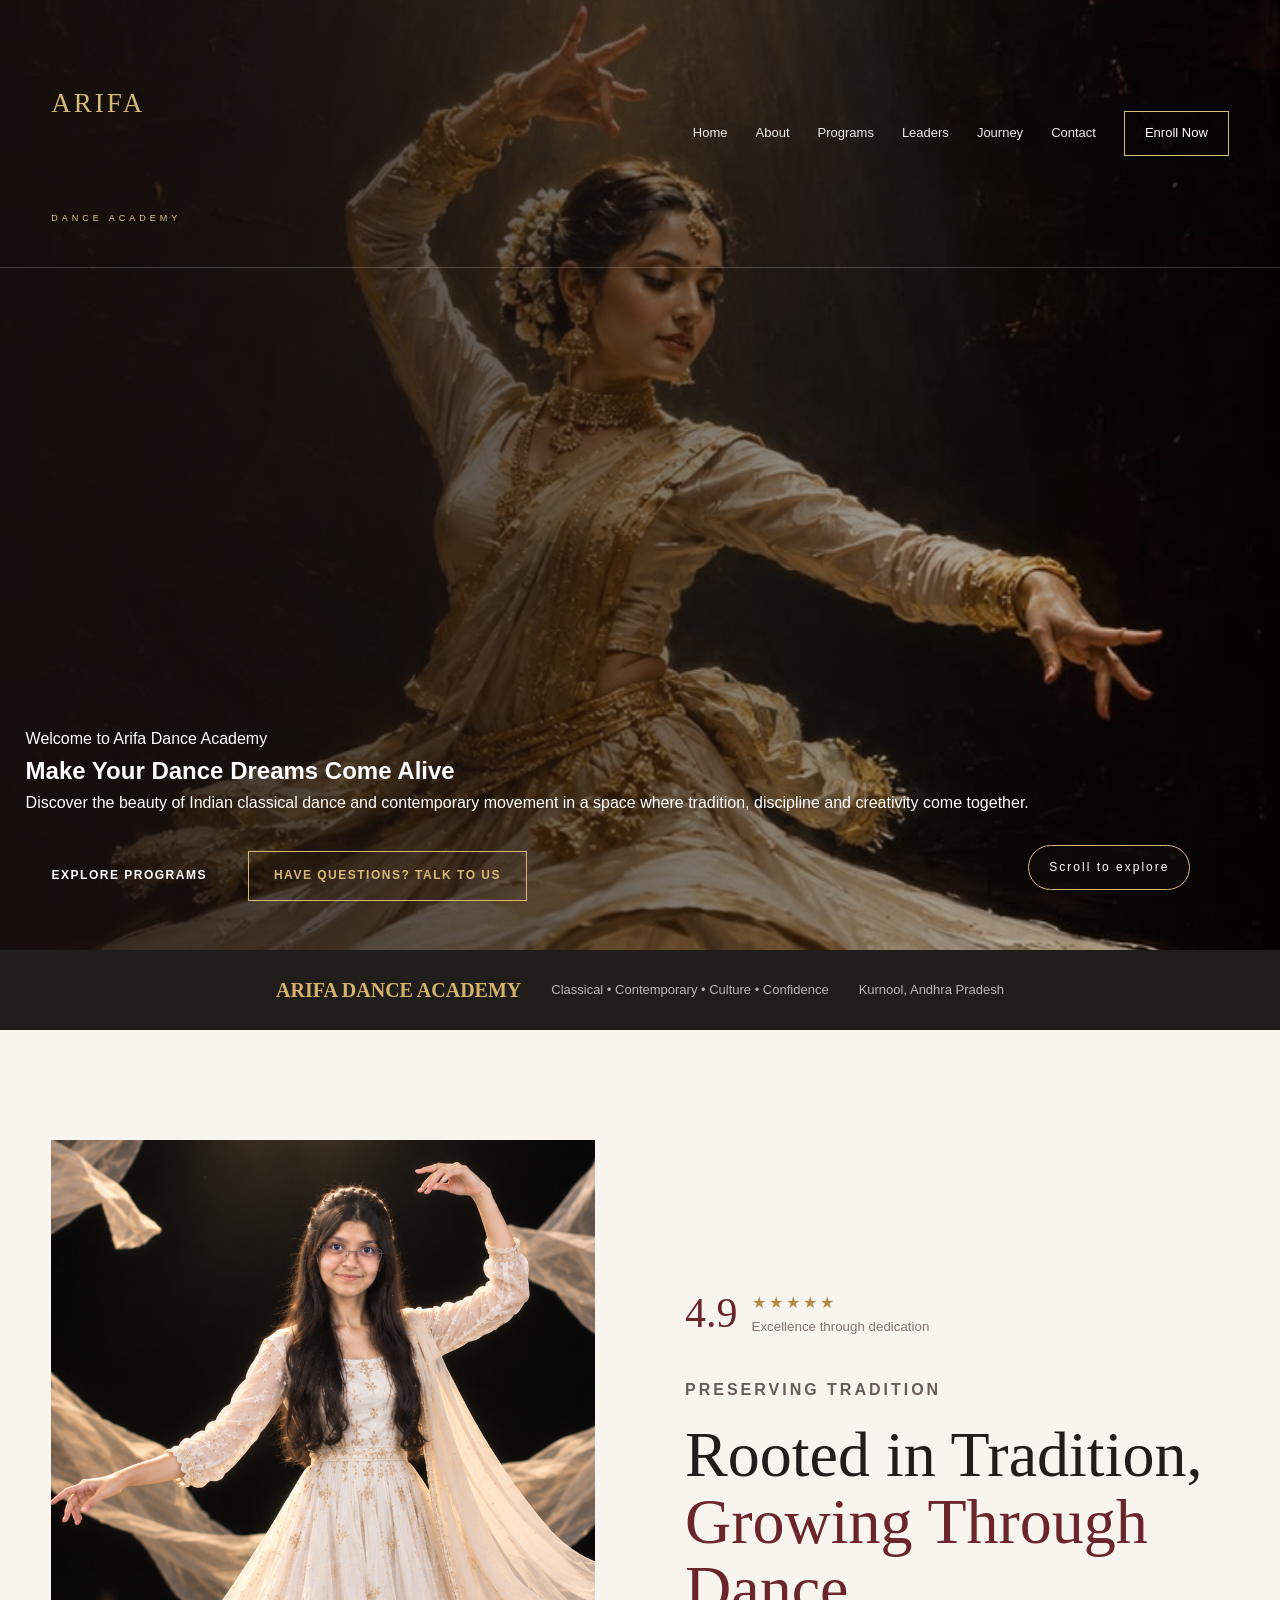
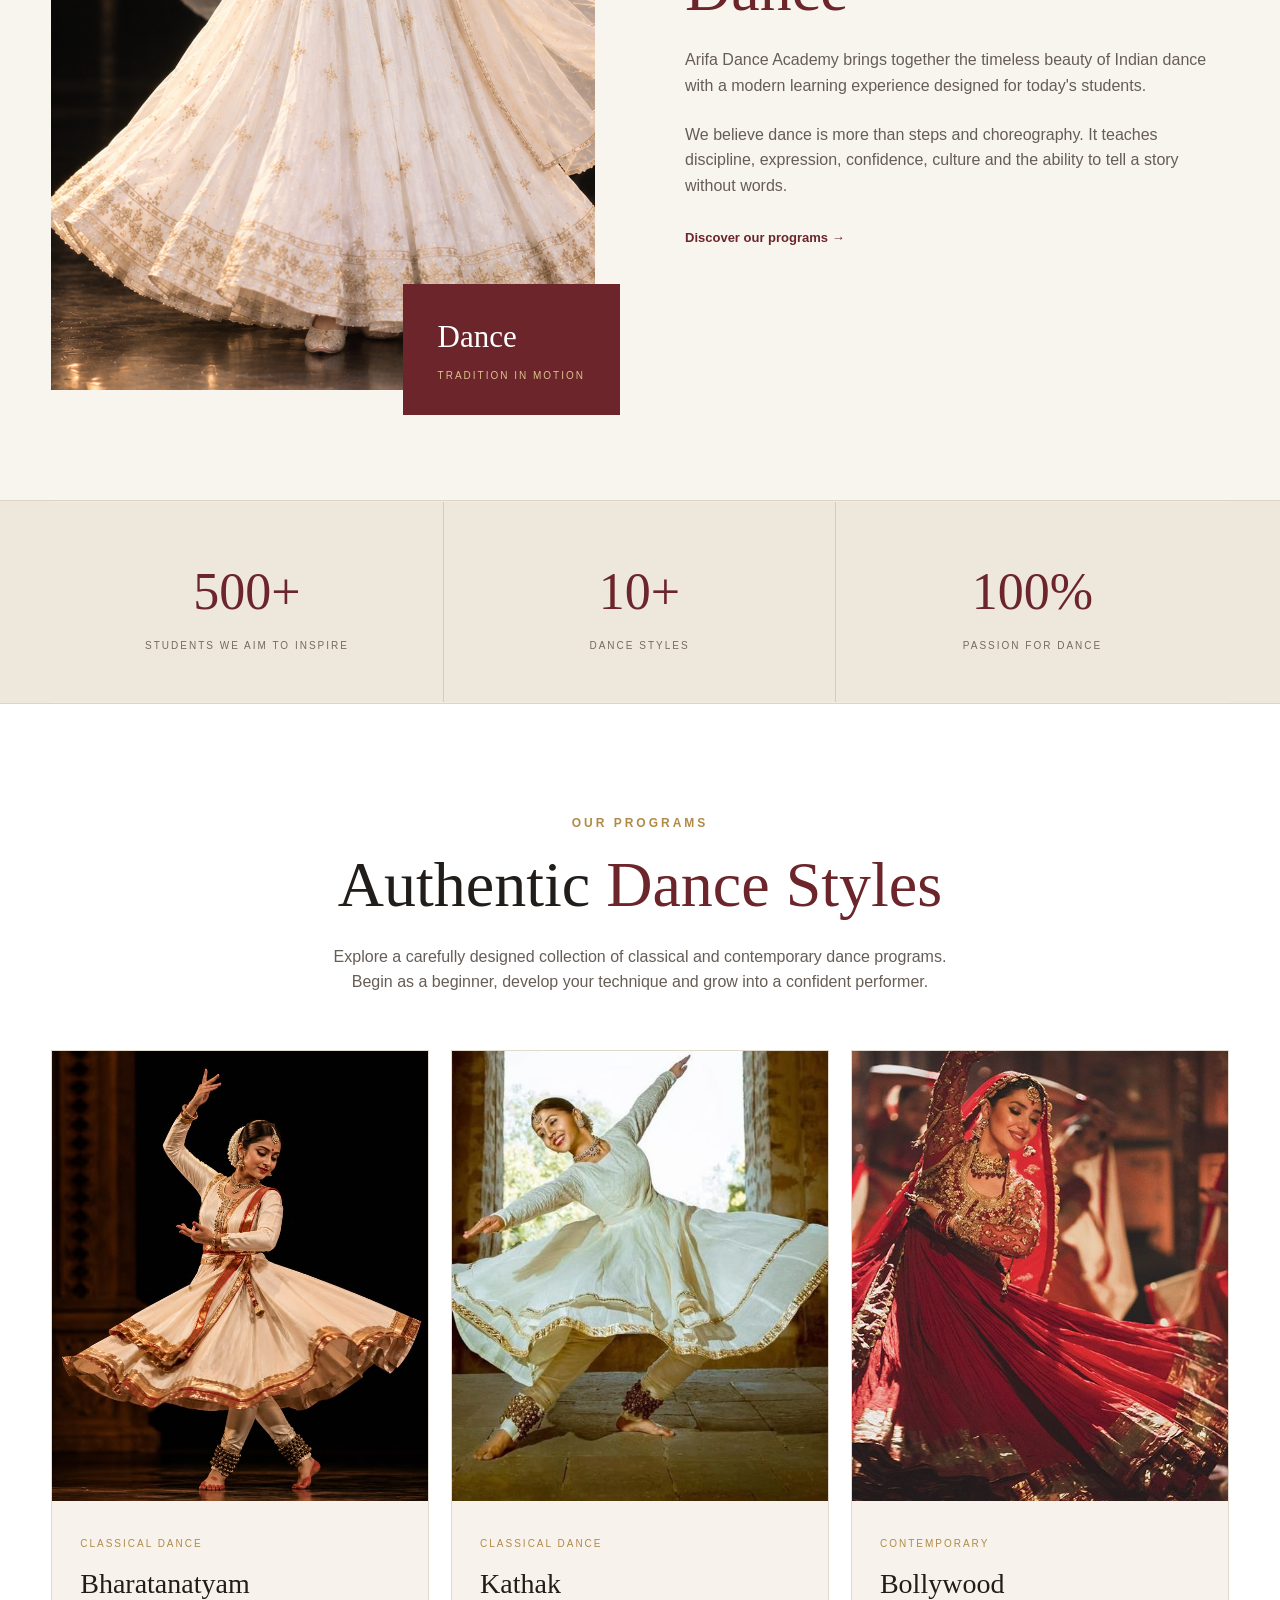
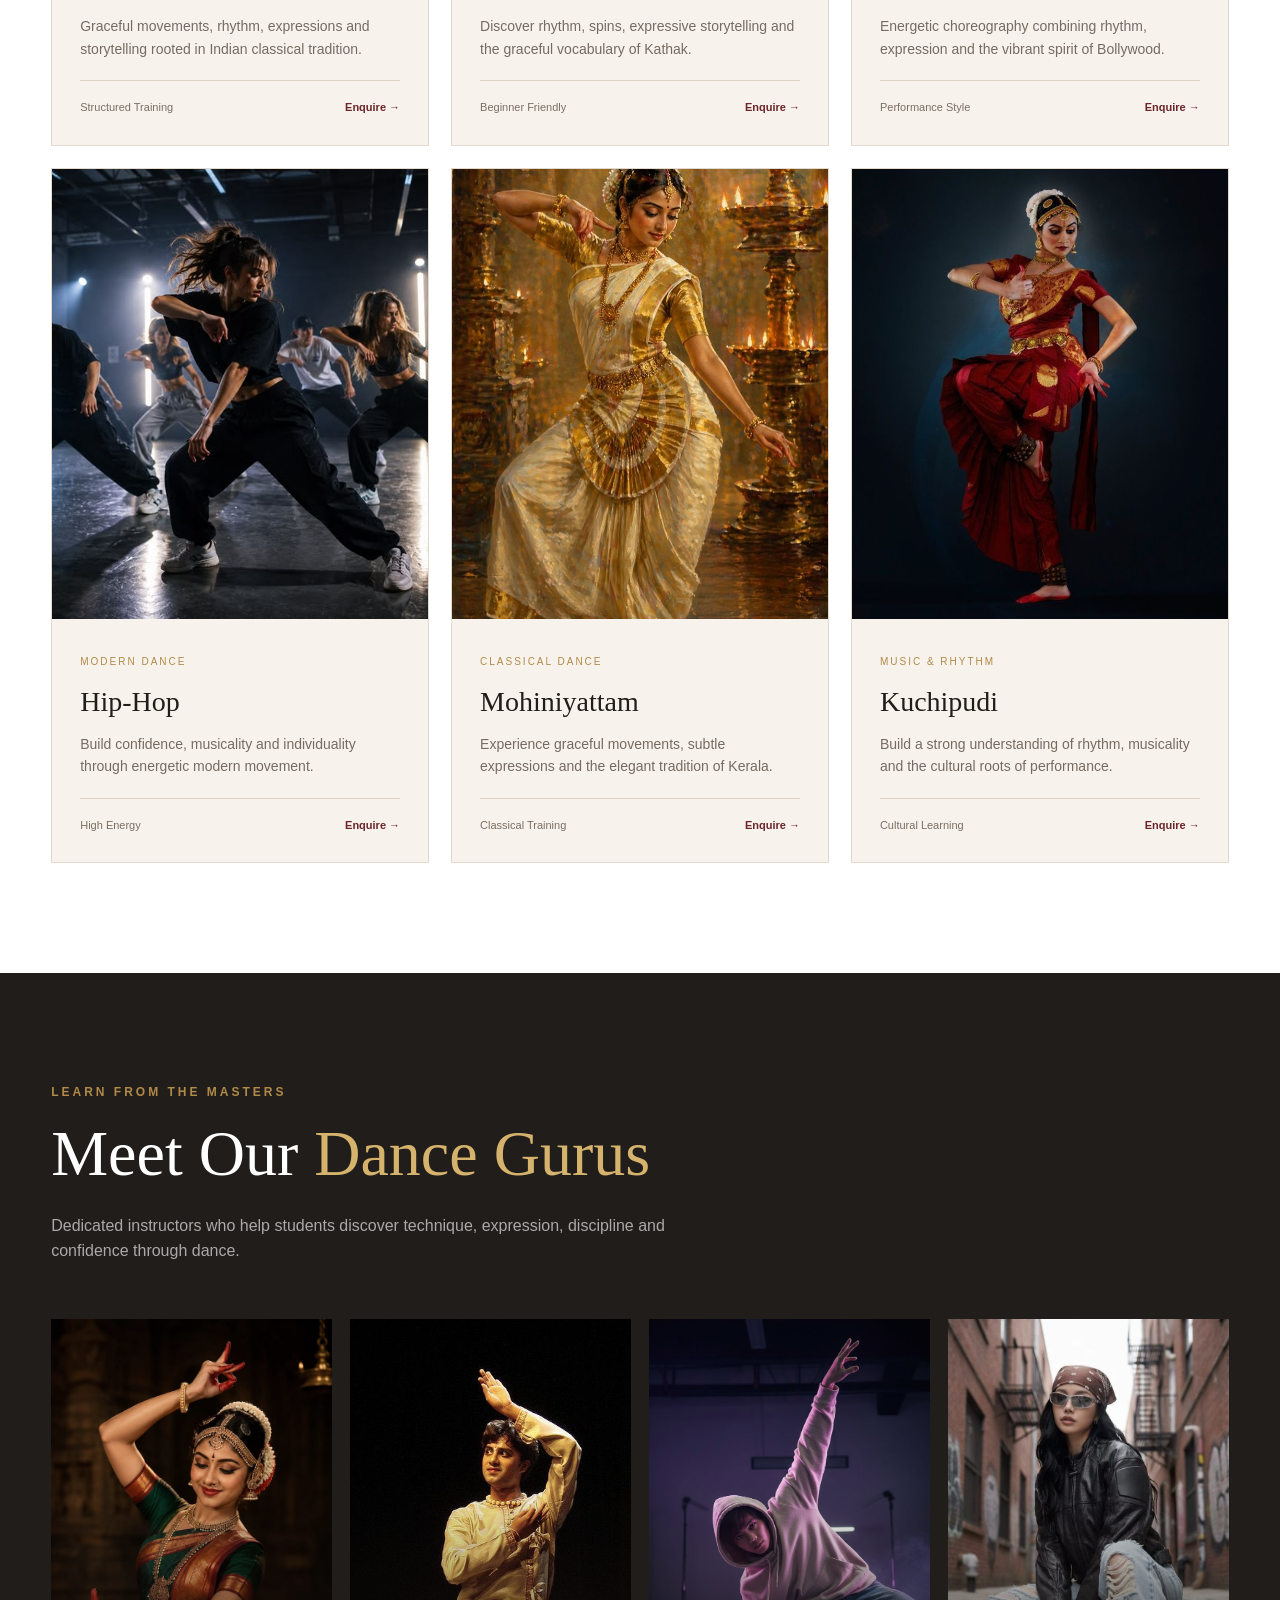
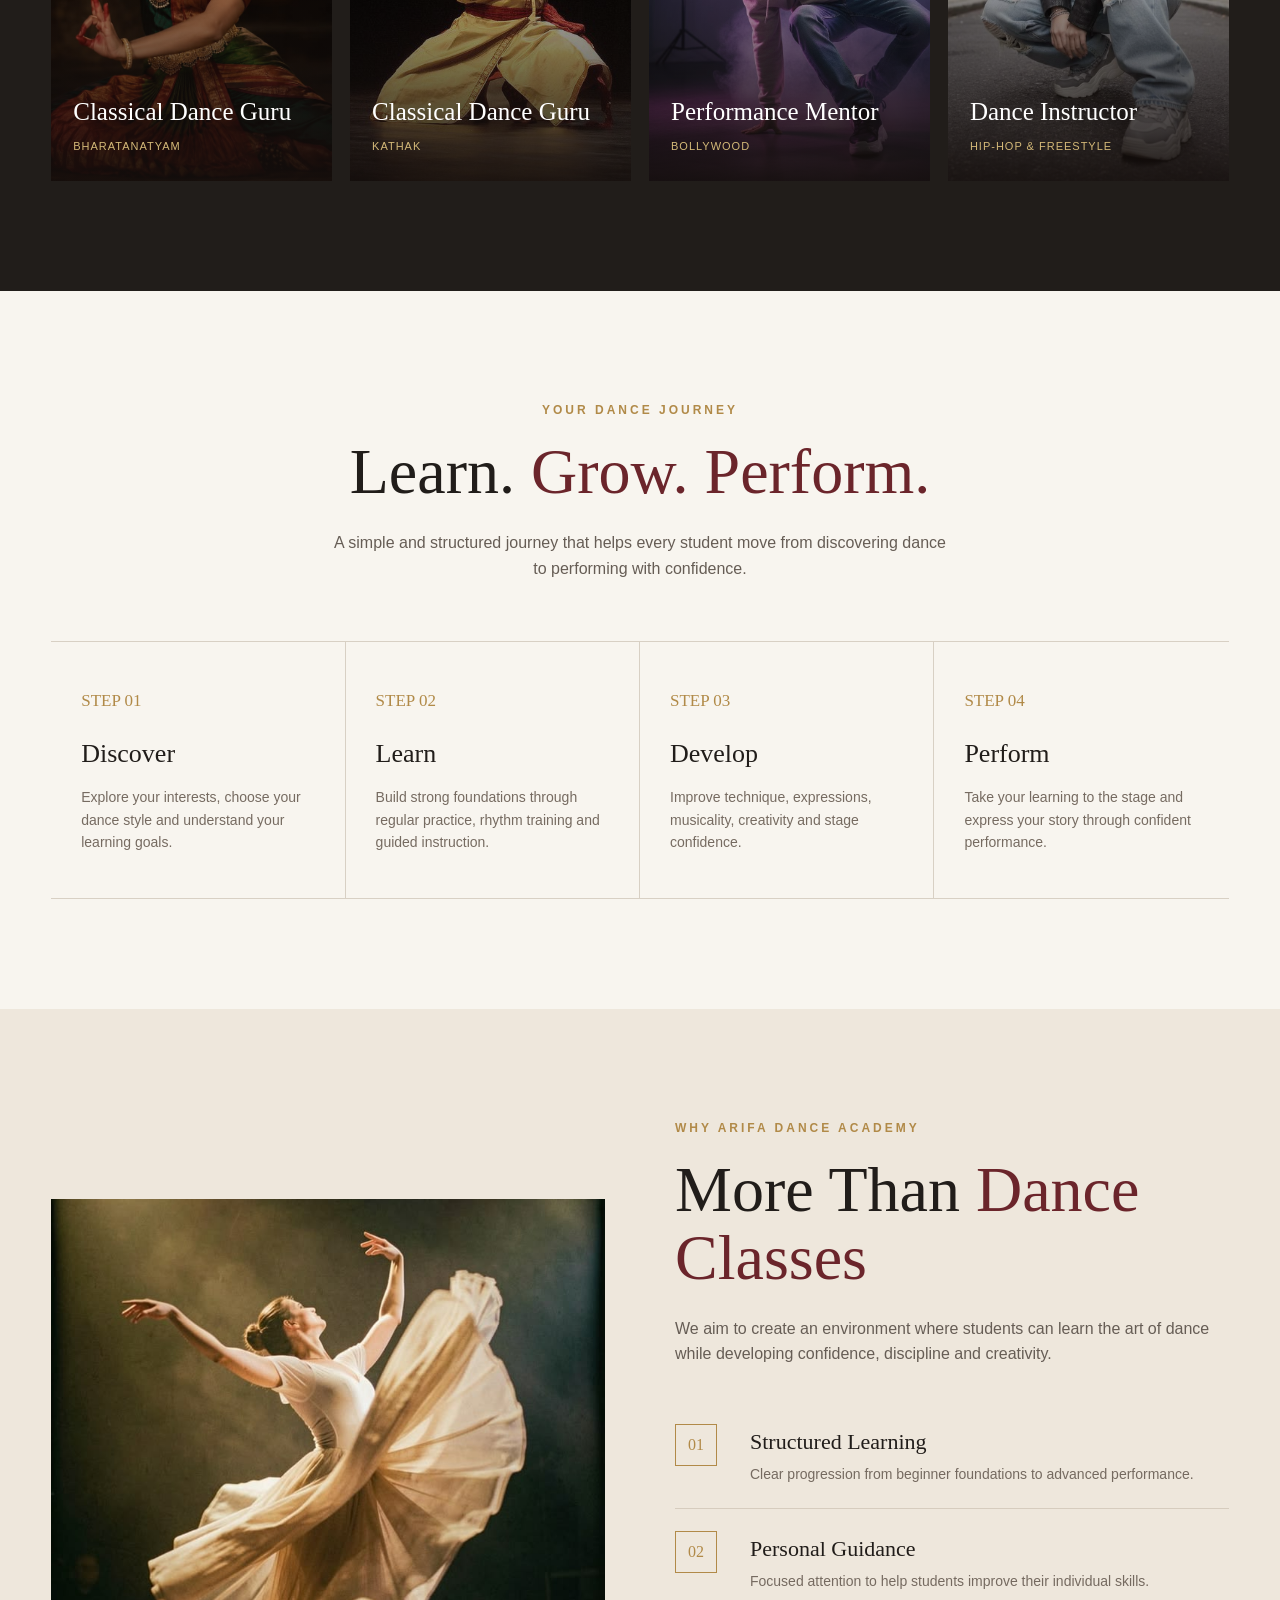
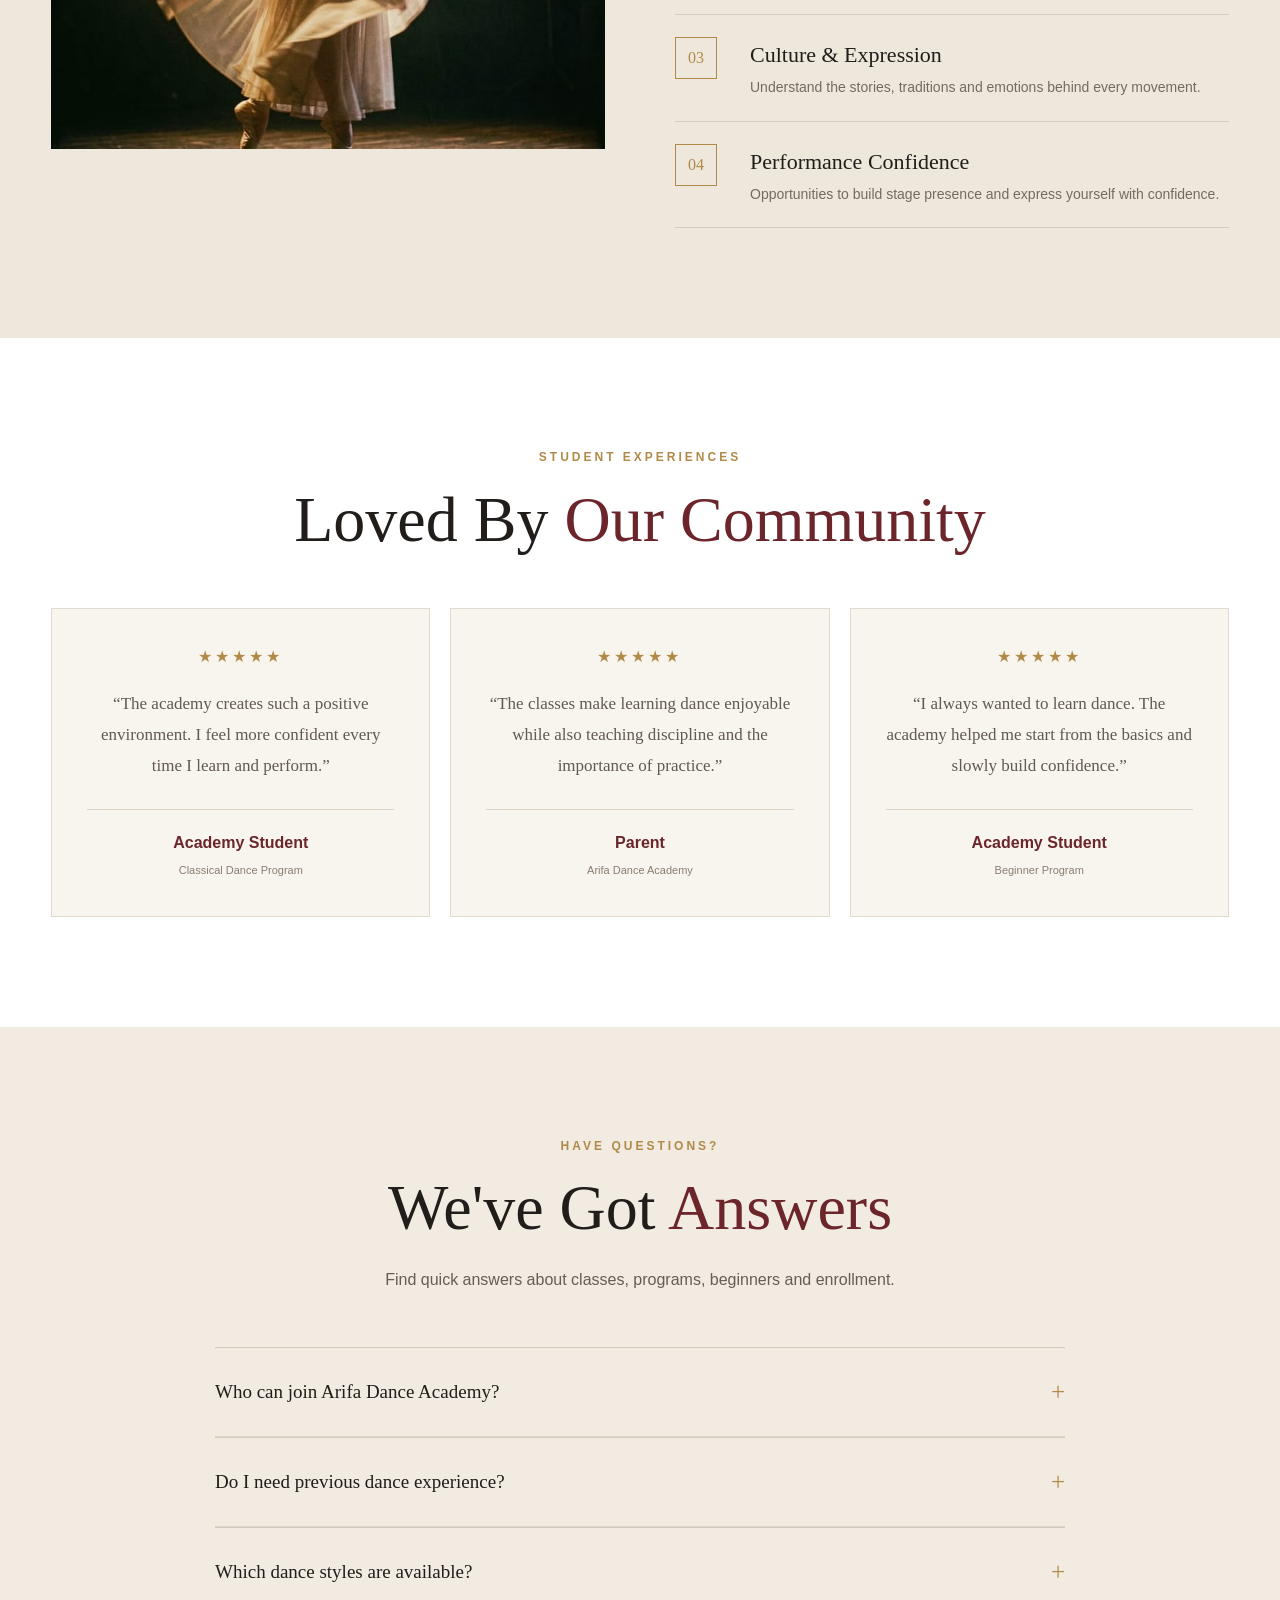
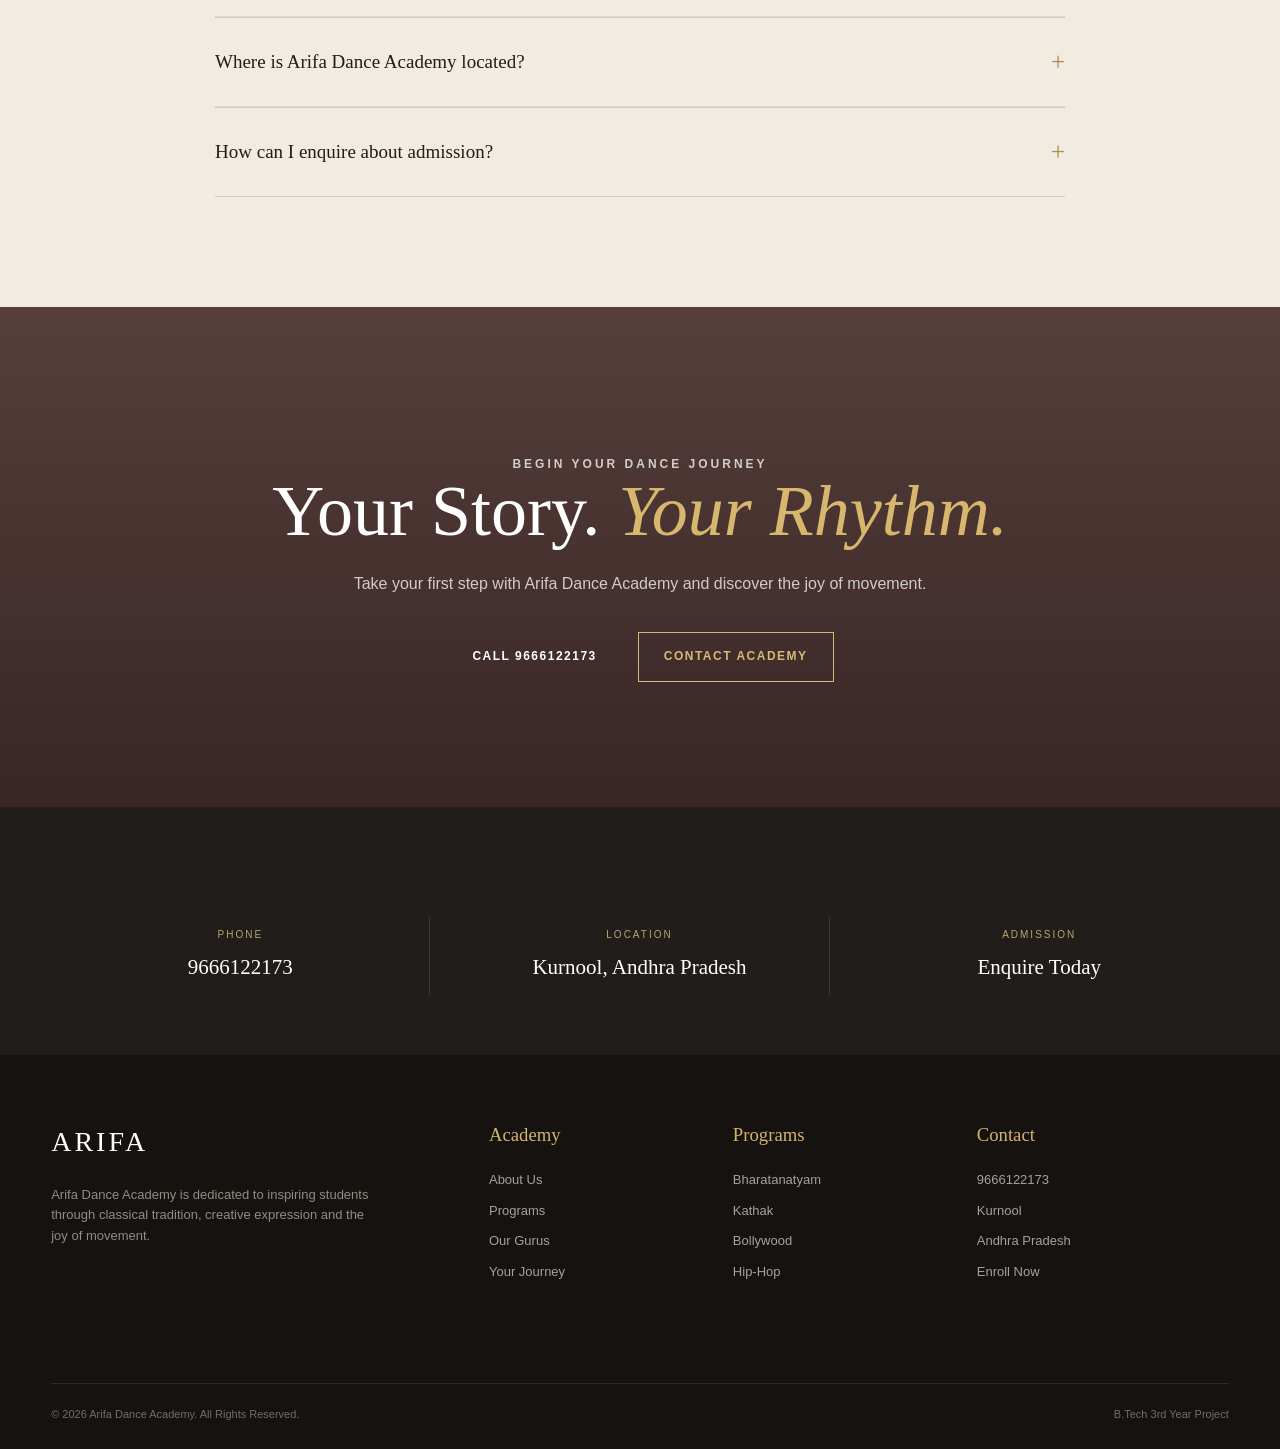
<file: index.html>
<!DOCTYPE html>
<html lang="en">
<head>
    <meta charset="UTF-8">
    <meta name="viewport" content="width=device-width, initial-scale=1.0">

    <title>Arifa Dance Academy | Kurnool</title>

    <meta name="description"
          content="Arifa Dance Academy - Classical and contemporary dance education in Kurnool, Andhra Pradesh.">
      <link rel="stylesheet" href="style.css">
    <style>

        /* =========================================================
           RESET
        ========================================================= */

        * {
            margin: 0;
            padding: 0;
            box-sizing: border-box;
        }

        html {
            scroll-behavior: smooth;
        }

        body {
            font-family: Arial, Helvetica, sans-serif;
            background: #f8f5ef;
            color: #211d1a;
            line-height: 1.6;
        }

        a {
            text-decoration: none;
            color: inherit;
        }

        img {
            width: 100%;
            display: block;
        }

        button {
            font-family: inherit;
        }


        /* =========================================================
           VARIABLES
        ========================================================= */

        :root {
            --cream: #f8f5ef;
            --cream-dark: #eee8dd;
            --white: #ffffff;

            --brown: #211d1a;
            --brown-light: #493d35;

            --maroon: #6b252b;
            --maroon-dark: #42171b;

            --gold: #b18a48;
            --gold-light: #d4b978;

            --border: #ded6ca;

            --max-width: 1240px;
        }


        /* =========================================================
           COMMON
        ========================================================= */

        .container {
            width: min(1240px, 92%);
            margin: auto;
        }

        .section {
            padding: 110px 0;
        }

        .eyebrow {
            color: var(--gold);
            text-transform: uppercase;
            letter-spacing: 3px;
            font-size: 12px;
            font-weight: 700;
            margin-bottom: 18px;
        }

        .section-title {
            font-family: Georgia, "Times New Roman", serif;
            font-size: clamp(38px, 5vw, 65px);
            font-weight: 400;
            line-height: 1.05;
            color: var(--brown);
        }

        .section-title span {
            color: var(--maroon);
        }

        .section-text {
            max-width: 620px;
            color: #665d55;
            font-size: 16px;
            margin-top: 22px;
        }

        .center {
            text-align: center;
        }


        /* =========================================================
           HEADER
        ========================================================= */

        .header {
            position: absolute;
            top: 0;
            left: 0;
            width: 100%;
            z-index: 1000;
            color: white;
            padding: 22px 0;
            border-bottom: 1px solid rgba(255,255,255,.18);
        }

        .nav {
            width: min(1240px, 92%);
            margin: auto;
            display: flex;
            align-items: center;
            justify-content: space-between;
            gap: 30px;
        }

        .logo {
            display: flex;
            flex-direction: column;
            line-height: 6;
        }

        .logo-main {
            font-family: Georgia, serif;
            font-size: 27px;
            letter-spacing: 3px;
        }

        .logo-sub {
            font-size: 9px;
            letter-spacing: 4px;
            margin-top: 7px;
            color: #dfc68f;
        }

        .nav-links {
            display: flex;
            align-items: center;
            gap: 28px;
            font-size: 13px;
        }

        .nav-links a {
            position: relative;
            padding: 7px 0;
            color: rgba(255,255,255,.92);
        }

        .nav-links a::after {
            content: "";
            position: absolute;
            left: 0;
            bottom: 0;
            width: 0;
            height: 1px;
            background: var(--gold-light);
            transition: .3s;
        }

        .nav-links a:hover::after {
            width: 100%;
        }

        .nav-button {
            border: 1px solid #d9bd7e;
            padding: 11px 20px !important;
            color: white !important;
        }

        .nav-button:hover {
            background: #b18a48;
        }

        .menu {
            display: none;
            background: transparent;
            border: none;
            color: white;
            font-size: 28px;
            cursor: pointer;
        }


        .hero {
            
    min-height: 950px;
    position:relative;
    display: flex;
    align-items: center;
    overflow: hidden;
    color: white;
   
    background-image:
        linear-gradient(
            90deg,
            rgba(25,16,13,.88) 0%,
            rgba(25,16,13,.65) 42%,
            rgba(25,16,13,.15) 100%
        ),
        url("gallery-5.jpg");

    background-position: center 20%;
    background-size: cover;
    background-repeat: no-repeat;
    
} 
    .hero-content{
        position:absolute;
        top:68%;
        left:2%;
        transform:none;
        z-index:5
    }
    .hero-bottom{
        position:absolute;
        bottom:60px;
        right:7%;
        left:auto;
        z-index:6
    }
     .hero-bottom{
        position: absolute;
        bottom: 60px;
        right:7%; 
        left:auto; 
        z-index:6;
        padding:12px 20px;
        border:1px solid #d8b777;
        border-radius:30px; 
        color:#fff;
        background:rgba(20,15,12,0.5);
        letter-spacing:2px; 
        font-size:12px;
     }
        /* =========================================================
           TRUST BAR
        ========================================================= */

        .trust {
            background: #211d1a;
            color: white;
            padding: 24px 0;
        }

        .trust-inner {
            display: flex;
            justify-content: center;
            align-items: center;
            gap: 30px;
            flex-wrap: wrap;
            text-align: center;
        }

        .trust strong {
            color: #d5b36d;
            font-family: Georgia, serif;
            font-size: 20px;
        }

        .trust span {
            color: rgba(255,255,255,.68);
            font-size: 13px;
        }


        /* =========================================================
           INTRO / PRESERVING TRADITION
        ========================================================= */

        .tradition {
            background: var(--cream);
        }

        .tradition-grid {
            display: grid;
            grid-template-columns: 1fr 1fr;
            gap: 90px;
            align-items: center;
        }

        .tradition-image {
            position: relative;
        }

        .tradition-image img {
            height: 850px;
            object-fit: cover;
        }

        .image-card {
            position: absolute;
            right: -25px;
            bottom: -25px;
            background: var(--maroon);
            color: white;
            padding: 28px 35px;
            min-width: 210px;
        }

        .image-card strong {
            display: block;
            font-family: Georgia, serif;
            font-size: 31px;
            font-weight: 400;
        }

        .image-card span {
            font-size: 10px;
            text-transform: uppercase;
            letter-spacing: 2px;
            color: #dbc28a;
        }

        .rating {
            display: flex;
            align-items: center;
            gap: 14px;
            margin-bottom: 30px;
        }

        .rating-number {
            font-family: Georgia, serif;
            font-size: 42px;
            color: var(--maroon);
        }

        .stars {
            color: var(--gold);
            letter-spacing: 3px;
        }

        .rating small {
            display: block;
            color: #82776e;
        }

        .tradition-copy p {
            color: #665d55;
            margin-top: 23px;
            font-size: 16px;
        }

        .link-arrow {
            display: inline-flex;
            gap: 12px;
            align-items: center;
            margin-top: 30px;
            color: var(--maroon);
            font-weight: 700;
            font-size: 13px;
        }


        /* =========================================================
           STATS
        ========================================================= */

        .stats {
            background: #eee7dc;
            border-top: 1px solid #ddd4c7;
            border-bottom: 1px solid #ddd4c7;
        }

        .stats-grid {
            display: grid;
            grid-template-columns: repeat(3, 1fr);
        }

        .stat {
            padding: 48px 30px;
            text-align: center;
            border-right: 1px solid #d5cbbb;
        }

        .stat:last-child {
            border-right: none;
        }

        .stat strong {
            display: block;
            font-family: Georgia, serif;
            font-size: 52px;
            font-weight: 400;
            color: var(--maroon);
        }

        .stat span {
            display: block;
            text-transform: uppercase;
            letter-spacing: 2px;
            font-size: 10px;
            color: #756a60;
            margin-top: 5px;
        }


        /* =========================================================
           PROGRAMS
        ========================================================= */

        .programs {
            background: white;
        }

        .heading-center {
            text-align: center;
            max-width: 760px;
            margin: 0 auto 55px;
        }

        .heading-center .section-text {
            margin-left: auto;
            margin-right: auto;
        }

        .program-grid {
            display: grid;
            grid-template-columns: repeat(3, 1fr);
            gap: 22px;
        }

        .program {
            background: #f7f3ec;
            border: 1px solid #e2dace;
            transition: .35s;
            overflow: hidden;
        }

        .program:hover {
            transform: translateY(-7px);
            box-shadow: 0 18px 45px rgba(53,38,25,.12);
        }

        .program-image {
            height: 450px;
            overflow: hidden;
            position: relative;
        }

        .program-image img {
            height: 100%;
            object-fit: cover;
            transition: .6s;
        }

        .program:hover .program-image img {
            transform: scale(1.05);
        }

        .program-content {
            padding: 28px;
        }

        .program-content small {
            color: var(--gold);
            letter-spacing: 2px;
            text-transform: uppercase;
            font-size: 10px;
        }

        .program-content h3 {
            font-family: Georgia, serif;
            font-size: 28px;
            font-weight: 400;
            margin: 8px 0;
        }

        .program-content p {
            color: #756b62;
            font-size: 14px;
        }

        .program-footer {
            margin-top: 20px;
            padding-top: 18px;
            border-top: 1px solid #ded5c8;
            display: flex;
            justify-content: space-between;
            font-size: 11px;
            color: #7a6e63;
        }

        .program-footer a {
            color: var(--maroon);
            font-weight: 700;
        }


        /* =========================================================
           GURU SECTION
        ========================================================= */

        .gurus {
            background: #211d1a;
            color: white;
        }

        .gurus .section-title {
            color: white;
        }

        .gurus .section-title span {
            color: #d5b36d;
        }

        .gurus .section-text {
            color: rgba(255,255,255,.62);
        }

        .guru-grid {
            margin-top: 55px;
            display: grid;
            grid-template-columns: repeat(4, 1fr);
            gap: 18px;
        }

        .guru {
            position: relative;
            overflow: hidden;
            min-height: 420px;
            background: #322b26;
        }

        .guru img {
            height: 100%;
            min-height: 420px;
            object-fit: cover;
            filter: saturate(.82);
            transition: .5s;
        }

        .guru:hover img {
            transform: scale(1.05);
        }

        .guru::after {
            content: "";
            position: absolute;
            inset: 0;
            background: linear-gradient(
                transparent 35%,
                rgba(20,14,12,.92) 100%
            );
        }

        .guru-info {
            position: absolute;
            z-index: 2;
            left: 22px;
            right: 22px;
            bottom: 23px;
        }

        .guru-info h3 {
            font-family: Georgia, serif;
            font-size: 25px;
            font-weight: 400;
        }

        .guru-info span {
            color: #d4b978;
            font-size: 11px;
            text-transform: uppercase;
            letter-spacing: 1px;
        }

        .guru-button {
            display: block;
            width: fit-content;
            margin: 40px auto 0;
            border: 1px solid #756144;
            color: #d8bf86;
        }


        /* =========================================================
           JOURNEY
        ========================================================= */

        .journey {
            background: #f8f5ef;
        }

        .journey-grid {
            margin-top: 60px;
            display: grid;
            grid-template-columns: repeat(4, 1fr);
            gap: 0;
            border-top: 1px solid #d8d0c4;
            border-bottom: 1px solid #d8d0c4;
        }

        .journey-step {
            padding: 45px 30px;
            border-right: 1px solid #d8d0c4;
            position: relative;
        }

        .journey-step:last-child {
            border-right: none;
        }

        .step-number {
            font-family: Georgia, serif;
            color: var(--gold);
            font-size: 17px;
        }

        .journey-step h3 {
            font-family: Georgia, serif;
            font-size: 26px;
            font-weight: 400;
            margin: 18px 0 12px;
        }

        .journey-step p {
            color: #766b61;
            font-size: 14px;
        }


        /* =========================================================
           WHY ARIFA
        ========================================================= */

        .why {
            background: #eee7dc;
        }

        .why-grid {
            display: grid;
            grid-template-columns: 1fr 1fr;
            gap: 70px;
            align-items: center;
        }

        .why-image img {
            height: 550px;
            object-fit: cover;
        }

        .why-list {
            margin-top: 35px;
        }

        .why-item {
            display: grid;
            grid-template-columns: 55px 1fr;
            gap: 20px;
            padding: 22px 0;
            border-bottom: 1px solid #d6ccbe;
        }

        .why-number {
            width: 42px;
            height: 42px;
            border: 1px solid var(--gold);
            display: grid;
            place-items: center;
            color: var(--gold);
            font-family: Georgia, serif;
        }

        .why-item h3 {
            font-family: Georgia, serif;
            font-size: 22px;
            font-weight: 400;
        }

        .why-item p {
            color: #756a60;
            font-size: 14px;
            margin-top: 4px;
        }


        /* =========================================================
           TESTIMONIALS
        ========================================================= */

        .testimonials {
            background: white;
        }

        .testimonial-grid {
            margin-top: 55px;
            display: grid;
            grid-template-columns: repeat(3, 1fr);
            gap: 20px;
        }

        .testimonial {
            padding: 35px;
            background: #f8f5ef;
            border: 1px solid #e2dace;
        }

        .testimonial-stars {
            color: var(--gold);
            letter-spacing: 3px;
            margin-bottom: 20px;
        }

        .testimonial p {
            color: #625950;
            font-family: Georgia, serif;
            font-size: 17px;
            line-height: 1.8;
        }

        .testimonial-user {
            border-top: 1px solid #ddd3c5;
            margin-top: 28px;
            padding-top: 20px;
        }

        .testimonial-user strong {
            display: block;
            color: var(--maroon);
        }

        .testimonial-user span {
            font-size: 11px;
            color: #8a7d70;
        }


        /* =========================================================
           FAQ
        ========================================================= */

        .faq {
            background: #f1ebe2;
        }

        .faq-list {
            max-width: 850px;
            margin: 50px auto 0;
        }

        .faq-item {
            border-top: 1px solid #d4cabd;
        }

        .faq-item:last-child {
            border-bottom: 1px solid #d4cabd;
        }

        .faq-item summary {
            cursor: pointer;
            list-style: none;
            padding: 24px 0;
            display: flex;
            justify-content: space-between;
            align-items: center;
            font-family: Georgia, serif;
            font-size: 19px;
        }

        .faq-item summary::-webkit-details-marker {
            display: none;
        }

        .faq-item summary span {
            color: var(--gold);
            font-size: 25px;
        }

        .faq-item p {
            color: #70665d;
            max-width: 750px;
            padding-bottom: 25px;
            font-size: 14px;
        }


        /* =========================================================
           CTA
        ========================================================= */

       .cta {
    min-height: 500px;
    position: relative;
    display: flex;
    align-items: center;
    color: white;
    text-align: center;

    background:
        linear-gradient(
             rgba(51,22,20,.82),
             rgba(35,16,15,.9)
        ),
        url("https://images.unsplash.com/photo-1504609813442-a8924e83f76e?auto=format&fit=crop&w=2200&q=90")
        center/cover no-repeat;
}

        .cta-content {
            position: relative;
            z-index: 2;
            width: min(800px, 90%);
            margin: auto;
        }

        .cta h2 {
            font-family: Georgia, serif;
            font-weight: 400;
            font-size: clamp(42px, 6vw, 72px);
            line-height: 1.05;
        }

        .cta h2 span {
            color: #d7b66e;
            font-style: italic;
        }

        .cta p {
            max-width: 580px;
            margin: 22px auto 0;
            color: rgba(255,255,255,.75);
        }

        .cta .hero-buttons {
            justify-content: center;
        }


        /* =========================================================
           CONTACT
        ========================================================= */

        .contact-strip {
            background: #211d1a;
            color: white;
            padding: 60px 0;
        }

        .contact-grid {
            display: grid;
            grid-template-columns: repeat(3, 1fr);
            text-align: center;
        }

        .contact-box {
            padding: 10px 30px;
            border-right: 1px solid rgba(255,255,255,.12);
        }

        .contact-box:last-child {
            border: none;
        }

        .contact-box small {
            display: block;
            text-transform: uppercase;
            letter-spacing: 2px;
            color: #bca46d;
            font-size: 10px;
            margin-bottom: 8px;
        }

        .contact-box strong {
            font-family: Georgia, serif;
            font-size: 21px;
            font-weight: 400;
        }


        /* =========================================================
           FOOTER
        ========================================================= */

        footer {
            background: #151210;
            color: white;
            padding: 65px 0 25px;
        }

        .footer-grid {
            display: grid;
            grid-template-columns: 2fr 1fr 1fr 1.3fr;
            gap: 50px;
        }

        .footer-logo {
            font-family: Georgia, serif;
            font-size: 28px;
            letter-spacing: 3px;
        }

        .footer-brand p {
            color: #958b81;
            font-size: 13px;
            max-width: 330px;
            margin-top: 20px;
        }

        footer h3 {
            font-family: Georgia, serif;
            font-weight: 400;
            color: #d5b36d;
            margin-bottom: 20px;
        }

        .footer-links {
            display: flex;
            flex-direction: column;
            gap: 10px;
        }

        .footer-links a {
            color: #aaa097;
            font-size: 13px;
        }

        .footer-links a:hover {
            color: white;
        }

        .footer-bottom {
            border-top: 1px solid rgba(255,255,255,.1);
            margin-top: 50px;
            padding-top: 22px;
            display: flex;
            justify-content: space-between;
            color: #756d66;
            font-size: 11px;
        }


        /* =========================================================
           MOBILE
        ========================================================= */

        @media (max-width: 760px) {

            .nav-links {
                gap: 15px;
            }

            .tradition-grid,
            .why-grid {
                gap: 45px;
            }

            .guru-grid {
                grid-template-columns: repeat(2, 1fr);
            }

            .program-grid {
                grid-template-columns: repeat(2, 1fr);
            }

            .journey-grid {
                grid-template-columns: repeat(2, 1fr);
            }

            .journey-step:nth-child(2) {
                border-right: none;
            }

            .journey-step {
                border-bottom: 1px solid #d8d0c4;
            }

            .testimonial-grid {
                grid-template-columns: 1fr;
            }

            .footer-grid {
                grid-template-columns: 1fr 1fr;
            }
        }


        @media (max-width: 760px) {

            .section {
                padding: 75px 0;
            }

            .header {
                  padding: 140px 6% 100px;
            }

            .menu {
                display: block;
            }

            .nav-links {
                position: absolute;
                top: 75px;
                left: 4%;
                right: 4%;
                display: none;
                flex-direction: column;
                align-items: stretch;
                gap: 0;
                background: #211d1a;
                padding: 15px;
                box-shadow: 0 15px 40px rgba(0,0,0,.3);
            }

            .nav-links.show {
                display: flex;
            }

            .nav-links a {
                padding: 14px;
                border-bottom: 1px solid rgba(255,255,255,.08);
            }

            .hero {
                min-height: 720px;
                background-position: 65% center;
            }

            .hero h1 {
                font-size: 52px;
            }

            .hero-description {
                font-size: 15px;
            }

            .tradition-grid,
            .why-grid {
                grid-template-columns: 1fr;
            }

            .tradition-image img,
            .why-image img {
                height: 480px;
            }

            .image-card {
                right: 10px;
                bottom: -15px;
            }

            .stats-grid {
                grid-template-columns: 1fr 1fr;
            }

            .stat {
                border-bottom: 1px solid #d5cbbb;
            }

            .stat:nth-child(2) {
                border-right: none;
            }

            .program-grid {
                grid-template-columns: 1fr;
            }

            .program-image {
                height: 380px;
            }

            .guru-grid {
                grid-template-columns: 1fr 1fr;
            }

            .guru,
            .guru img {
                min-height: 350px;
            }

            .journey-grid {
                grid-template-columns: 1fr;
            }

            .journey-step {
                border-right: none;
            }

            .contact-grid {
                grid-template-columns: 1fr;
                gap: 25px;
            }

            .contact-box {
                border-right: none;
                border-bottom: 1px solid rgba(255,255,255,.1);
                padding-bottom: 20px;
            }

            .footer-grid {
                grid-template-columns: 1fr;
            }

            .footer-bottom {
                flex-direction: column;
                gap: 10px;
            }
        }


        @media (max-width: 480px) {

            .hero h1 {
                font-size: 43px;
            }

            .hero-buttons {
                flex-direction: column;
                align-items: stretch;
            }

            .btn {
                width: 100%;
            }

            .guru-grid {
                grid-template-columns: 1fr;
            }

            .stats-grid {
                grid-template-columns: 1fr;
            }

            .stat {
                border-right: none;
            }

            .section-title {
                font-size: 42px;
            }
        }

    </style>
</head>


<body>


<!-- =========================================================
     HEADER
========================================================= -->

<header class="header">

    <div class="nav">

        <a href="#home" class="logo">
            <span class="logo-main">ARIFA</span>
            <span class="logo-sub">DANCE ACADEMY</span>
        </a>

        <nav class="nav-links" id="navLinks">

            <a href="index.html">Home</a>
            <a href="about.html">About</a>
            <a href="programs.html">Programs</a>
            <a href="gallery.html">Leaders</a>
            <a href="instructors.html">Journey</a>
            <a href="contact.html">Contact</a>

            <a href="enroll.html" class="nav-button">
                Enroll Now
            </a>

        </nav>

        <button class="menu" onclick="toggleMenu()">
            ☰
        </button>

    </div>

</header>



<!-- =========================================================
     HERO
========================================================= -->

<section class="hero" id="home">

    <div class="hero-content">

        <p class="hero-small">
            Welcome to Arifa Dance Academy
        </p>

        <h1>
            Make Your Dance
            <span>Dreams Come Alive</span>
        </h1>

        <p class="hero-description">
            Discover the beauty of Indian classical dance and
            contemporary movement in a space where tradition,
            discipline and creativity come together.
        </p>

        <div class="hero-buttons">

            <a href="programs.html" class="btn btn-gold">
                Explore Programs
            </a>

            <a href="contact.html" class="btn btn-outline">
                Have Questions? Talk to Us
            </a>

        </div>

    </div>

    <div class="hero-bottom">

        <span>Scroll to explore</span>

        <span class="hero-line"></span>

    </div>

</section>



<!-- =========================================================
     TRUST
========================================================= -->

<section class="trust">

    <div class="container">

        <div class="trust-inner">

            <strong>ARIFA DANCE ACADEMY</strong>

            <span>
                Classical • Contemporary • Culture • Confidence
            </span>

            <span>
                Kurnool, Andhra Pradesh
            </span>

        </div>

    </div>

</section>



<!-- =========================================================
     ABOUT / TRADITION
========================================================= -->

<section class="section tradition" id="about">

    <div class="container">

        <div class="tradition-grid">

            <div class="tradition-image">

                <img
                    src="dance-pose.jpg.png"
                    alt="Indian classical dance"
                >

                <div class="image-card">

                    <strong>Dance</strong>

                    <span>
                        Tradition in Motion
                    </span>

                </div>

            </div>


            <div class="tradition-copy">

                <div class="rating">

                    <div class="rating-number">
                        4.9
                    </div>

                    <div>

                        <div class="stars">
                            ★★★★★
                        </div>

                        <small>
                            Excellence through dedication
                        </small>

                    </div>

                </div>

                <p class="eyebrow">
                    Preserving Tradition
                </p>

                <h2 class="section-title">
                    Rooted in Tradition,
                    <span>Growing Through Dance</span>
                </h2>

                <p>
                    Arifa Dance Academy brings together the timeless
                    beauty of Indian dance with a modern learning
                    experience designed for today's students.
                </p>

                <p>
                    We believe dance is more than steps and choreography.
                    It teaches discipline, expression, confidence,
                    culture and the ability to tell a story without words.
                </p>

                <a href="#programs" class="link-arrow">
                    Discover our programs →
                </a>

            </div>

        </div>

    </div>

</section>



<!-- =========================================================
     STATS
========================================================= -->

<section class="stats">

    <div class="container">

        <div class="stats-grid">

            <div class="stat">
                <strong>500+</strong>
                <span>Students We Aim To Inspire</span>
            </div>

            <div class="stat">
                <strong>10+</strong>
                <span>Dance Styles</span>
            </div>

            <div class="stat">
                <strong>100%</strong>
                <span>Passion For Dance</span>
            </div>

        </div>

    </div>

</section>



<!-- =========================================================
     PROGRAMS
========================================================= -->

<section class="section programs" id="programs">

    <div class="container">

        <div class="heading-center">

            <p class="eyebrow">
                Our Programs
            </p>

            <h2 class="section-title">
                Authentic
                <span>Dance Styles</span>
            </h2>

            <p class="section-text">
                Explore a carefully designed collection of classical
                and contemporary dance programs. Begin as a beginner,
                develop your technique and grow into a confident performer.
            </p>

        </div>


        <div class="program-grid">


            <article class="program">

                <div class="program-image">

                    <img
                        src="gallery-1.jpg"
                        alt="Bharatanatyam"
                    >

                </div>

                <div class="program-content">

                    <small>Classical Dance</small>

                    <h3>Bharatanatyam</h3>

                    <p>
                        Graceful movements, rhythm, expressions and
                        storytelling rooted in Indian classical tradition.
                    </p>

                    <div class="program-footer">

                        <span>
                            Structured Training
                        </span>

                        <a href="#contact">
                            Enquire →
                        </a>

                    </div>

                </div>

            </article>



            <article class="program">

                <div class="program-image">

                    <img
                        src="kathak.jpg"
                        alt="Kathak"
                    >

                </div>

                <div class="program-content">

                    <small>Classical Dance</small>

                    <h3>Kathak</h3>

                    <p>
                        Discover rhythm, spins, expressive storytelling
                        and the graceful vocabulary of Kathak.
                    </p>

                    <div class="program-footer">

                        <span>
                            Beginner Friendly
                        </span>

                        <a href="#contact">
                            Enquire →
                        </a>

                    </div>

                </div>

            </article>



            <article class="program">

                <div class="program-image">

                    <img
                        src="bollywood.jpg"
                        alt="Bollywood dance"
                    >

                </div>

                <div class="program-content">

                    <small>Contemporary</small>

                    <h3>Bollywood</h3>

                    <p>
                        Energetic choreography combining rhythm,
                        expression and the vibrant spirit of Bollywood.
                    </p>

                    <div class="program-footer">

                        <span>
                            Performance Style
                        </span>

                        <a href="#contact">
                            Enquire →
                        </a>

                    </div>

                </div>

            </article>



            <article class="program">

                <div class="program-image">

                    <img
                        src="hip hop.jpg"
                        alt="Hip Hop dance"
                    >

                </div>

                <div class="program-content">

                    <small>Modern Dance</small>

                    <h3>Hip-Hop</h3>

                    <p>
                        Build confidence, musicality and individuality
                        through energetic modern movement.
                    </p>

                    <div class="program-footer">

                        <span>
                            High Energy
                        </span>

                        <a href="#contact">
                            Enquire →
                        </a>

                    </div>

                </div>

            </article>



            <article class="program">

                <div class="program-image">

                    <img
                        src="mohiniyattam.jpg"
                        alt="Mohiniyattam inspired dance"
                    >

                </div>

                <div class="program-content">

                    <small>Classical Dance</small>

                    <h3>Mohiniyattam</h3>

                    <p>
                        Experience graceful movements, subtle expressions
                        and the elegant tradition of Kerala.
                    </p>

                    <div class="program-footer">

                        <span>
                            Classical Training
                        </span>

                        <a href="#contact">
                            Enquire →
                        </a>

                    </div>

                </div>

            </article>



            <article class="program">

                <div class="program-image">

                    <img
                        src="kuchipudi.jpg"
                        alt="Dance and music"
                    >

                </div>

                <div class="program-content">

                    <small>Music & Rhythm</small>

                    <h3>Kuchipudi</h3>

                    <p>
                        Build a strong understanding of rhythm,
                        musicality and the cultural roots of performance.
                    </p>

                    <div class="program-footer">

                        <span>
                            Cultural Learning
                        </span>

                        <a href="#contact">
                            Enquire →
                        </a>

                    </div>

                </div>

            </article>

        </div>

    </div>

</section>



<!-- =========================================================
     GURUS
========================================================= -->

<section class="section gurus" id="gurus">

    <div class="container">

        <p class="eyebrow">
            Learn From The Masters
        </p>

        <h2 class="section-title">
            Meet Our
            <span>Dance Gurus</span>
        </h2>

        <p class="section-text">
            Dedicated instructors who help students discover technique,
            expression, discipline and confidence through dance.
        </p>


        <div class="guru-grid">


            <article class="guru">

                <img
                    src="bhartanatyam-master.jpg"
                    alt="Dance Guru"
                >

                <div class="guru-info">

                    <h3>Classical Dance Guru</h3>

                    <span>Bharatanatyam</span>

                </div>

            </article>



            <article class="guru">

                <img
                    src="master-kathak.jpg"
                    alt="Kathak Guru"
                >

                <div class="guru-info">

                    <h3>Classical Dance Guru</h3>

                    <span>Kathak</span>

                </div>

            </article>



            <article class="guru">

                <img
                    src="bollywood-master.jpg"
                    alt="Dance Instructor"
                >

                <div class="guru-info">

                    <h3>Performance Mentor</h3>

                    <span>Bollywood</span>

                </div>

            </article>



            <article class="guru">

                <img
                    src="hiphop-master.jpg"
                    alt="Modern Dance Instructor"
                >

                <div class="guru-info">

                    <h3>Dance Instructor</h3>

                    <span>Hip-Hop & Freestyle</span>

                </div>

            </article>

        </div>

    </div>

</section>



<!-- =========================================================
     JOURNEY
========================================================= -->

<section class="section journey" id="journey">

    <div class="container">

        <div class="heading-center">

            <p class="eyebrow">
                Your Dance Journey
            </p>

            <h2 class="section-title">
                Learn.
                <span>Grow. Perform.</span>
            </h2>

            <p class="section-text">
                A simple and structured journey that helps every student
                move from discovering dance to performing with confidence.
            </p>

        </div>


        <div class="journey-grid">

            <div class="journey-step">

                <span class="step-number">
                    STEP 01
                </span>

                <h3>Discover</h3>

                <p>
                    Explore your interests, choose your dance style
                    and understand your learning goals.
                </p>

            </div>


            <div class="journey-step">

                <span class="step-number">
                    STEP 02
                </span>

                <h3>Learn</h3>

                <p>
                    Build strong foundations through regular practice,
                    rhythm training and guided instruction.
                </p>

            </div>


            <div class="journey-step">

                <span class="step-number">
                    STEP 03
                </span>

                <h3>Develop</h3>

                <p>
                    Improve technique, expressions, musicality,
                    creativity and stage confidence.
                </p>

            </div>


            <div class="journey-step">

                <span class="step-number">
                    STEP 04
                </span>

                <h3>Perform</h3>

                <p>
                    Take your learning to the stage and express
                    your story through confident performance.
                </p>

            </div>

        </div>

    </div>

</section>



<!-- =========================================================
     WHY ARIFA
========================================================= -->

<section class="section why">

    <div class="container">

        <div class="why-grid">

            <div class="why-image">

                <img
                    src="dance-class.jpg"
                    alt="Arifa Dance Academy training"
                >

            </div>


            <div>

                <p class="eyebrow">
                    Why Arifa Dance Academy
                </p>

                <h2 class="section-title">
                    More Than
                    <span>Dance Classes</span>
                </h2>

                <p class="section-text">
                    We aim to create an environment where students
                    can learn the art of dance while developing
                    confidence, discipline and creativity.
                </p>


                <div class="why-list">

                    <div class="why-item">

                        <div class="why-number">
                            01
                        </div>

                        <div>

                            <h3>Structured Learning</h3>

                            <p>
                                Clear progression from beginner
                                foundations to advanced performance.
                            </p>

                        </div>

                    </div>


                    <div class="why-item">

                        <div class="why-number">
                            02
                        </div>

                        <div>

                            <h3>Personal Guidance</h3>

                            <p>
                                Focused attention to help students
                                improve their individual skills.
                            </p>

                        </div>

                    </div>


                    <div class="why-item">

                        <div class="why-number">
                            03
                        </div>

                        <div>

                            <h3>Culture & Expression</h3>

                            <p>
                                Understand the stories, traditions and
                                emotions behind every movement.
                            </p>

                        </div>

                    </div>


                    <div class="why-item">

                        <div class="why-number">
                            04
                        </div>

                        <div>

                            <h3>Performance Confidence</h3>

                            <p>
                                Opportunities to build stage presence
                                and express yourself with confidence.
                            </p>

                        </div>

                    </div>

                </div>

            </div>

        </div>

    </div>

</section>



<!-- =========================================================
     TESTIMONIALS
========================================================= -->

<section class="section testimonials">

    <div class="container">

        <div class="heading-center">

            <p class="eyebrow">
                Student Experiences
            </p>

            <h2 class="section-title">
                Loved By
                <span>Our Community</span>
            </h2>

        </div>


        <div class="testimonial-grid">


            <article class="testimonial">

                <div class="testimonial-stars">
                    ★★★★★
                </div>

                <p>
                    “The academy creates such a positive environment.
                    I feel more confident every time I learn and perform.”
                </p>

                <div class="testimonial-user">

                    <strong>
                        Academy Student
                    </strong>

                    <span>
                        Classical Dance Program
                    </span>

                </div>

            </article>



            <article class="testimonial">

                <div class="testimonial-stars">
                    ★★★★★
                </div>

                <p>
                    “The classes make learning dance enjoyable while
                    also teaching discipline and the importance of
                    practice.”
                </p>

                <div class="testimonial-user">

                    <strong>
                        Parent
                    </strong>

                    <span>
                        Arifa Dance Academy
                    </span>

                </div>

            </article>



            <article class="testimonial">

                <div class="testimonial-stars">
                    ★★★★★
                </div>

                <p>
                    “I always wanted to learn dance. The academy helped
                    me start from the basics and slowly build confidence.”
                </p>

                <div class="testimonial-user">

                    <strong>
                        Academy Student
                    </strong>

                    <span>
                        Beginner Program
                    </span>

                </div>

            </article>

        </div>

    </div>

</section>



<!-- =========================================================
     FAQ
========================================================= -->

<section class="section faq">

    <div class="container">

        <div class="heading-center">

            <p class="eyebrow">
                Have Questions?
            </p>

            <h2 class="section-title">
                We've Got
                <span>Answers</span>
            </h2>

            <p class="section-text">
                Find quick answers about classes, programs,
                beginners and enrollment.
            </p>

        </div>


        <div class="faq-list">


            <details class="faq-item">

                <summary>
                    Who can join Arifa Dance Academy?
                    <span>+</span>
                </summary>

                <p>
                    Children, teenagers and adults can enquire about
                    our programs. Beginners are welcome.
                </p>

            </details>


            <details class="faq-item">

                <summary>
                    Do I need previous dance experience?
                    <span>+</span>
                </summary>

                <p>
                    No. Beginners can start with basic movements,
                    rhythm and technique before progressing further.
                </p>

            </details>


            <details class="faq-item">

                <summary>
                    Which dance styles are available?
                    <span>+</span>
                </summary>

                <p>
                    Our programs include Bharatanatyam, Kathak,
                    Mohiniyattam, Bollywood, Hip-Hop and Carnatic Music.
                </p>

            </details>


            <details class="faq-item">

                <summary>
                    Where is Arifa Dance Academy located?
                    <span>+</span>
                </summary>

                <p>
                    Arifa Dance Academy is located in Kurnool,
                    Andhra Pradesh.
                </p>

            </details>


            <details class="faq-item">

                <summary>
                    How can I enquire about admission?
                    <span>+</span>
                </summary>

                <p>
                    Call us directly at 9666122173 or use the
                    enquiry button below.
                </p>

            </details>

        </div>

    </div>

</section>



<!-- =========================================================
     FINAL CTA
========================================================= -->

<section class="cta" id="enroll">

    <div class="cta-content">

        <p class="eyebrow">
            Begin Your Dance Journey
        </p>

        <h2>
            Your Story.
            <span>Your Rhythm.</span>
        </h2>

        <p>
            Take your first step with Arifa Dance Academy
            and discover the joy of movement.
        </p>

        <div class="hero-buttons">

            <a href="tel:9666122173" class="btn btn-gold">
                Call 9666122173
            </a>

            <a href="#contact" class="btn btn-outline">
                Contact Academy
            </a>

        </div>

    </div>

</section>



<!-- =========================================================
     CONTACT STRIP
========================================================= -->

<section class="contact-strip" id="contact">

    <div class="container">

        <div class="contact-grid">

            <div class="contact-box">

                <small>
                    Phone
                </small>

                <strong>
                    9666122173
                </strong>

            </div>


            <div class="contact-box">

                <small>
                    Location
                </small>

                <strong>
                    Kurnool, Andhra Pradesh
                </strong>

            </div>


            <div class="contact-box">

                <small>
                    Admission
                </small>

                <strong>
                    Enquire Today
                </strong>

            </div>

        </div>

    </div>

</section>



<!-- =========================================================
     FOOTER
========================================================= -->

<footer>

    <div class="container">

        <div class="footer-grid">


            <div class="footer-brand">

                <div class="footer-logo">
                    ARIFA
                </div>

                <p>
                    Arifa Dance Academy is dedicated to inspiring
                    students through classical tradition,
                    creative expression and the joy of movement.
                </p>

            </div>


            <div>

                <h3>
                    Academy
                </h3>

                <div class="footer-links">

                    <a href="#about">
                        About Us
                    </a>

                    <a href="#programs">
                        Programs
                    </a>

                    <a href="#gurus">
                        Our Gurus
                    </a>

                    <a href="#journey">
                        Your Journey
                    </a>

                </div>

            </div>


            <div>

                <h3>
                    Programs
                </h3>

                <div class="footer-links">

                    <a href="#programs">
                        Bharatanatyam
                    </a>

                    <a href="#programs">
                        Kathak
                    </a>

                    <a href="#programs">
                        Bollywood
                    </a>

                    <a href="#programs">
                        Hip-Hop
                    </a>

                </div>

            </div>


            <div>

                <h3>
                    Contact
                </h3>

                <div class="footer-links">

                    <a href="tel:9666122173">
                        9666122173
                    </a>

                    <a href="#contact">
                        Kurnool
                    </a>

                    <a href="#contact">
                        Andhra Pradesh
                    </a>

                    <a href="#enroll">
                        Enroll Now
                    </a>

                </div>

            </div>

        </div>


        <div class="footer-bottom">

            <span>
                © 2026 Arifa Dance Academy. All Rights Reserved.
            </span>

            <span>
                B.Tech 3rd Year Project
            </span>

        </div>

    </div>

</footer>



<!-- =========================================================
     JAVASCRIPT
========================================================= -->

<script>

    function toggleMenu() {

        const nav = document.getElementById("navLinks");

        nav.classList.toggle("show");

    }


    document.querySelectorAll(".nav-links a").forEach(function(link) {

        link.addEventListener("click", function() {

            document
                .getElementById("navLinks")
                .classList.remove("show");

        });

    });


    document.querySelectorAll(".faq-item").forEach(function(item) {

        item.addEventListener("toggle", function() {

            const symbol = item.querySelector("summary span");

            if (item.open) {
                symbol.textContent = "−";
            } else {
                symbol.textContent = "+";
            }

        });

    });

</script>
<script src="script.js"></script>
</body>
</html>
</file>
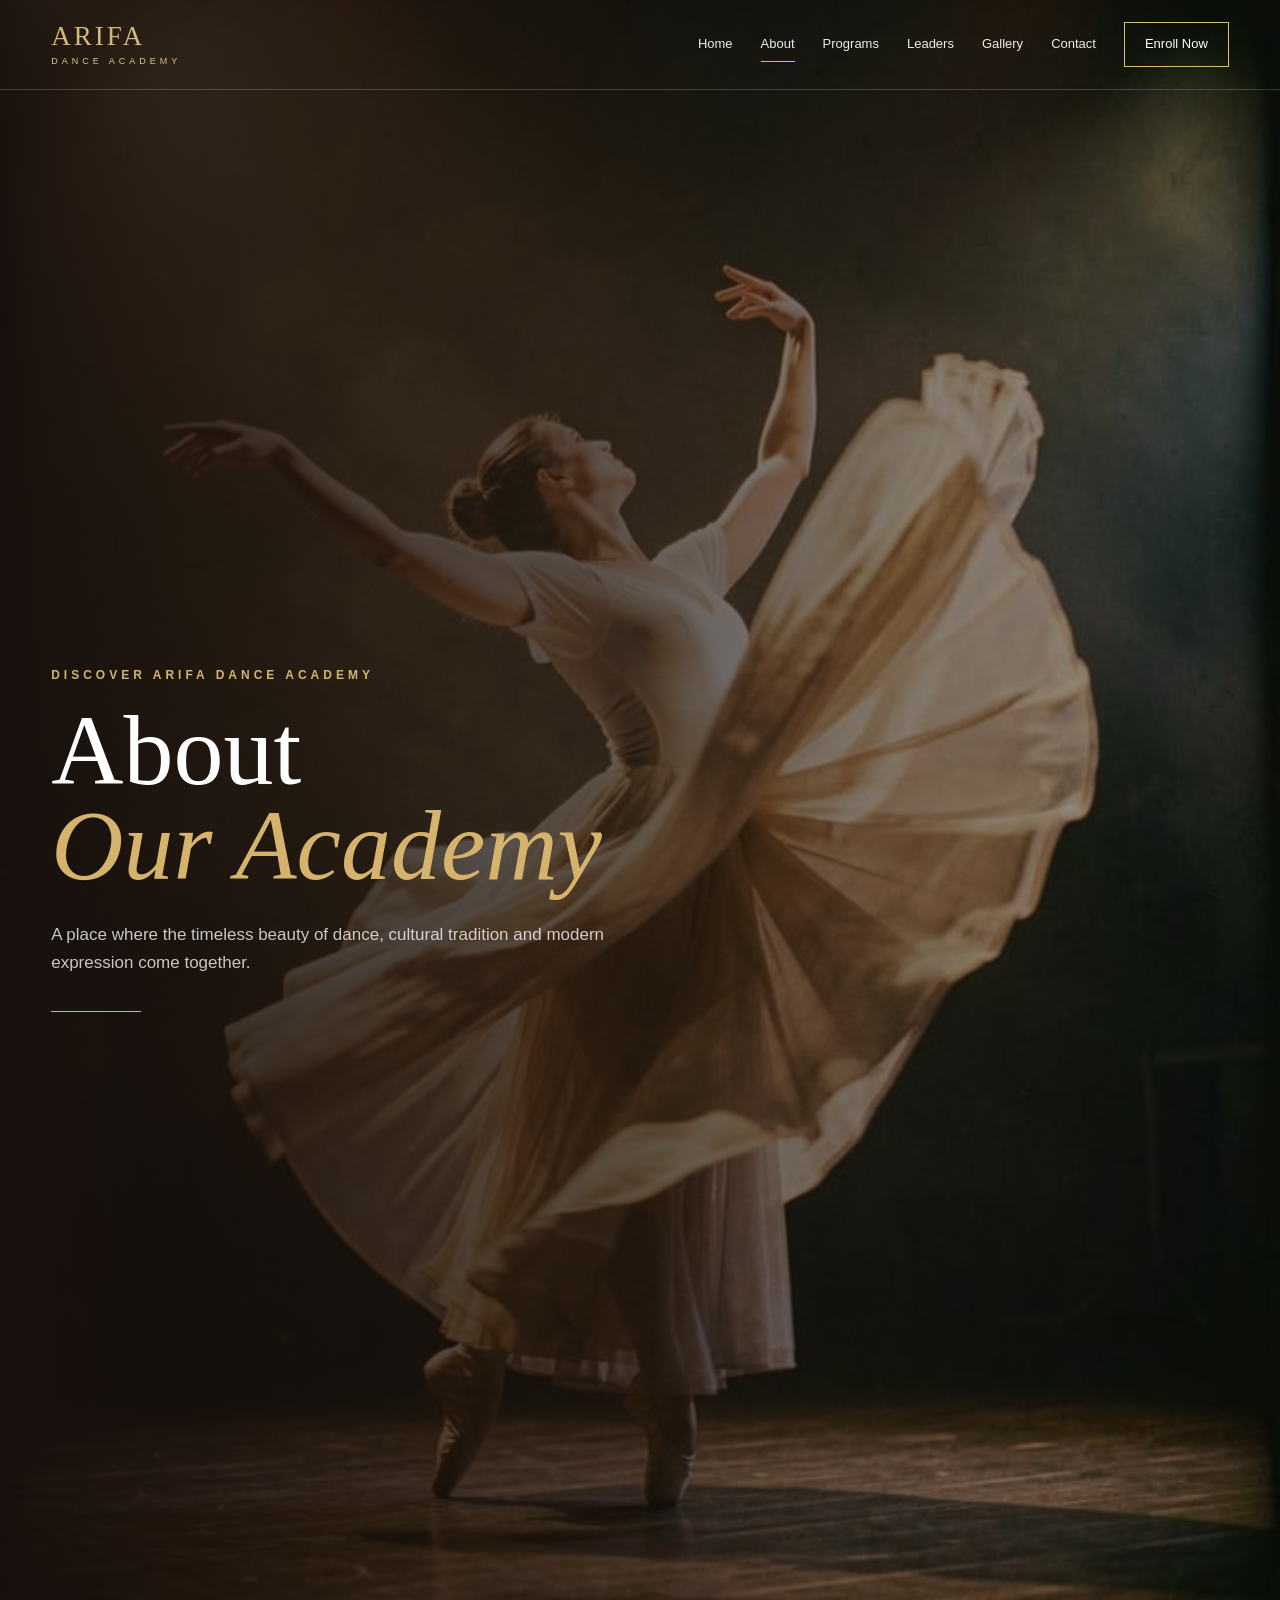
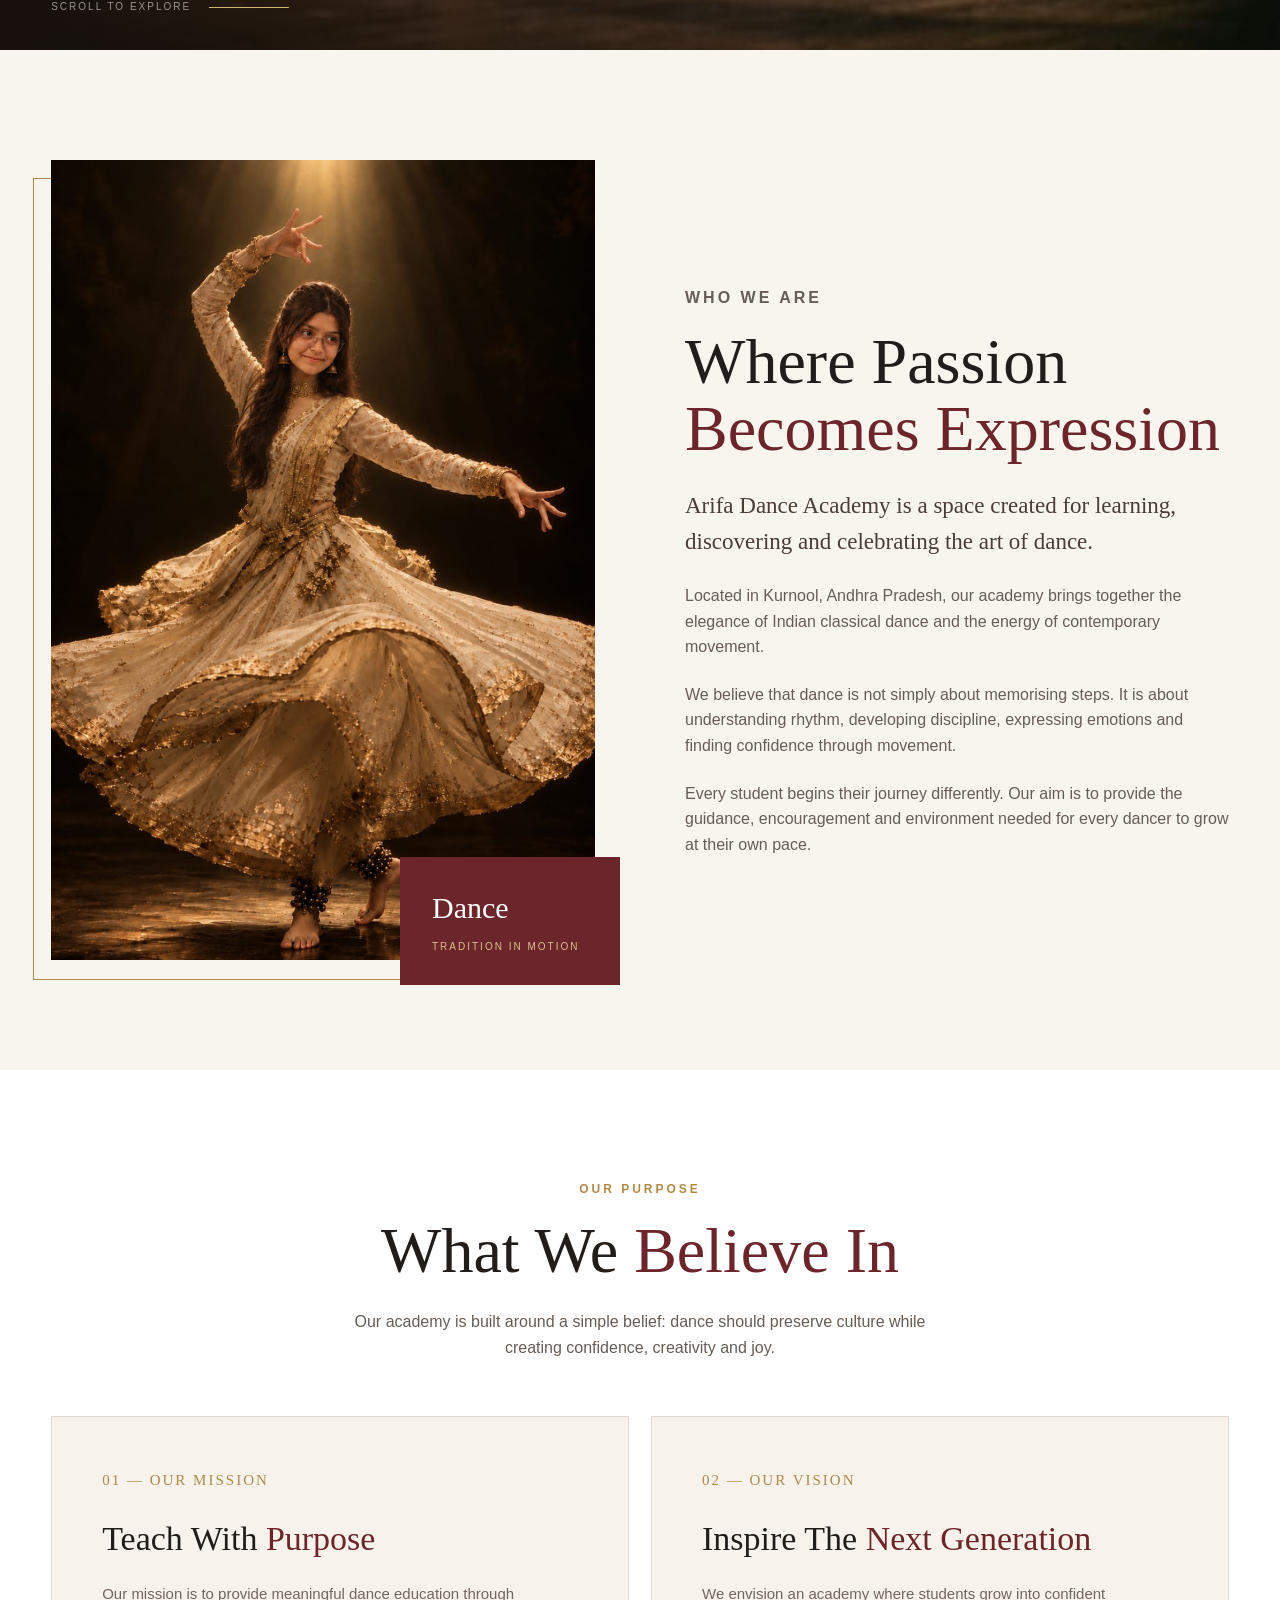
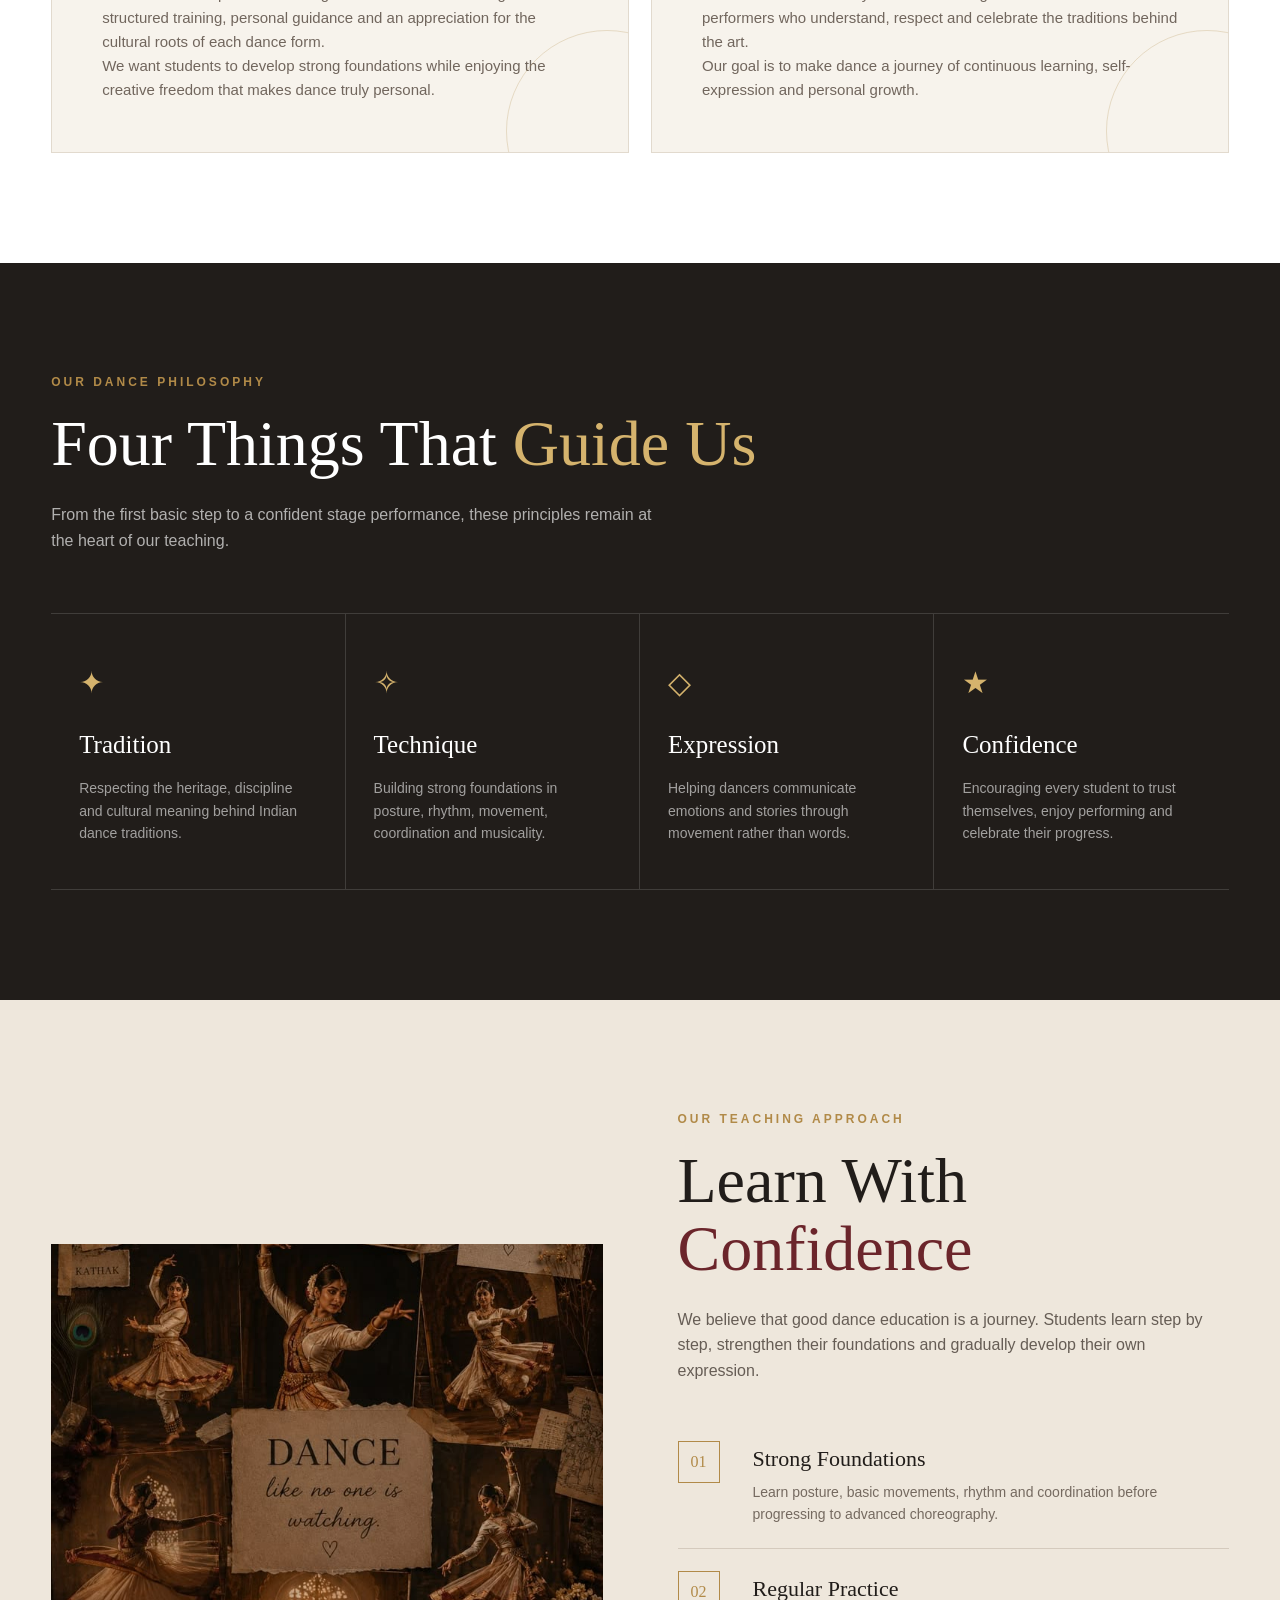
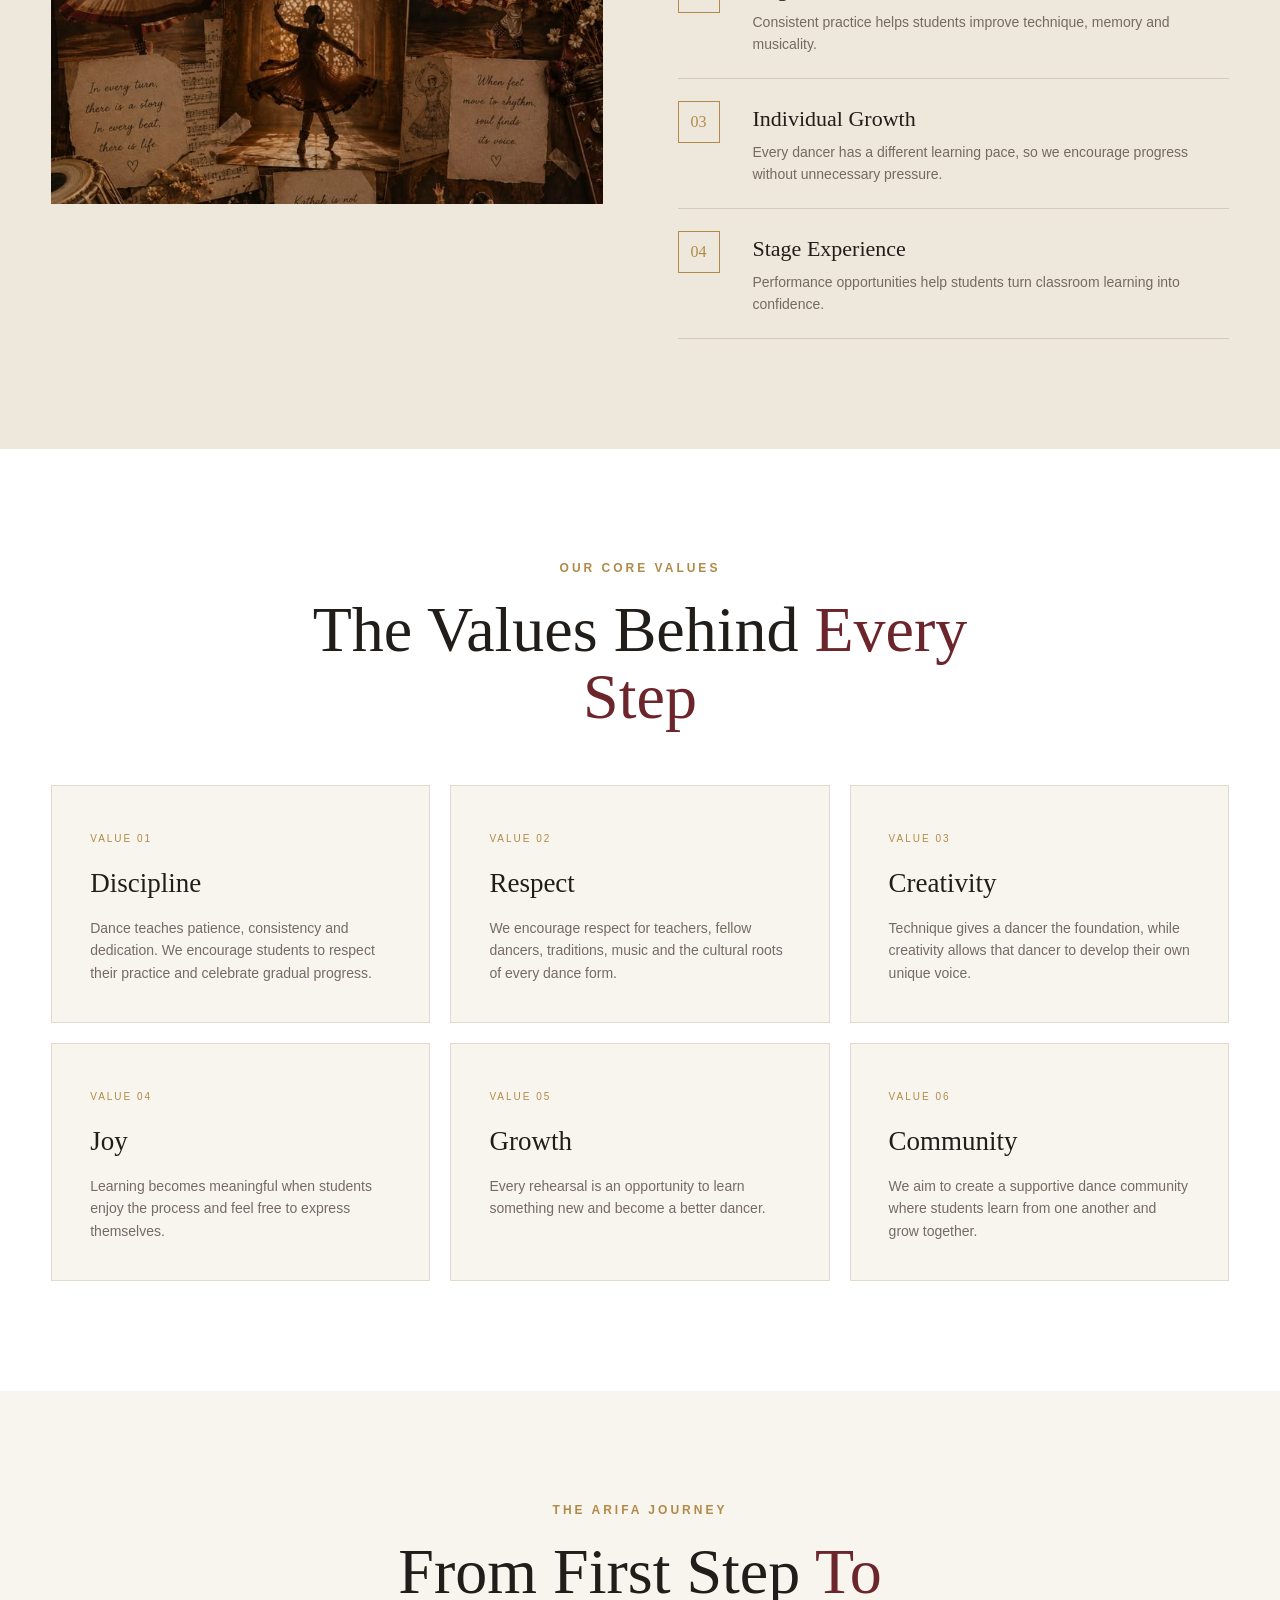
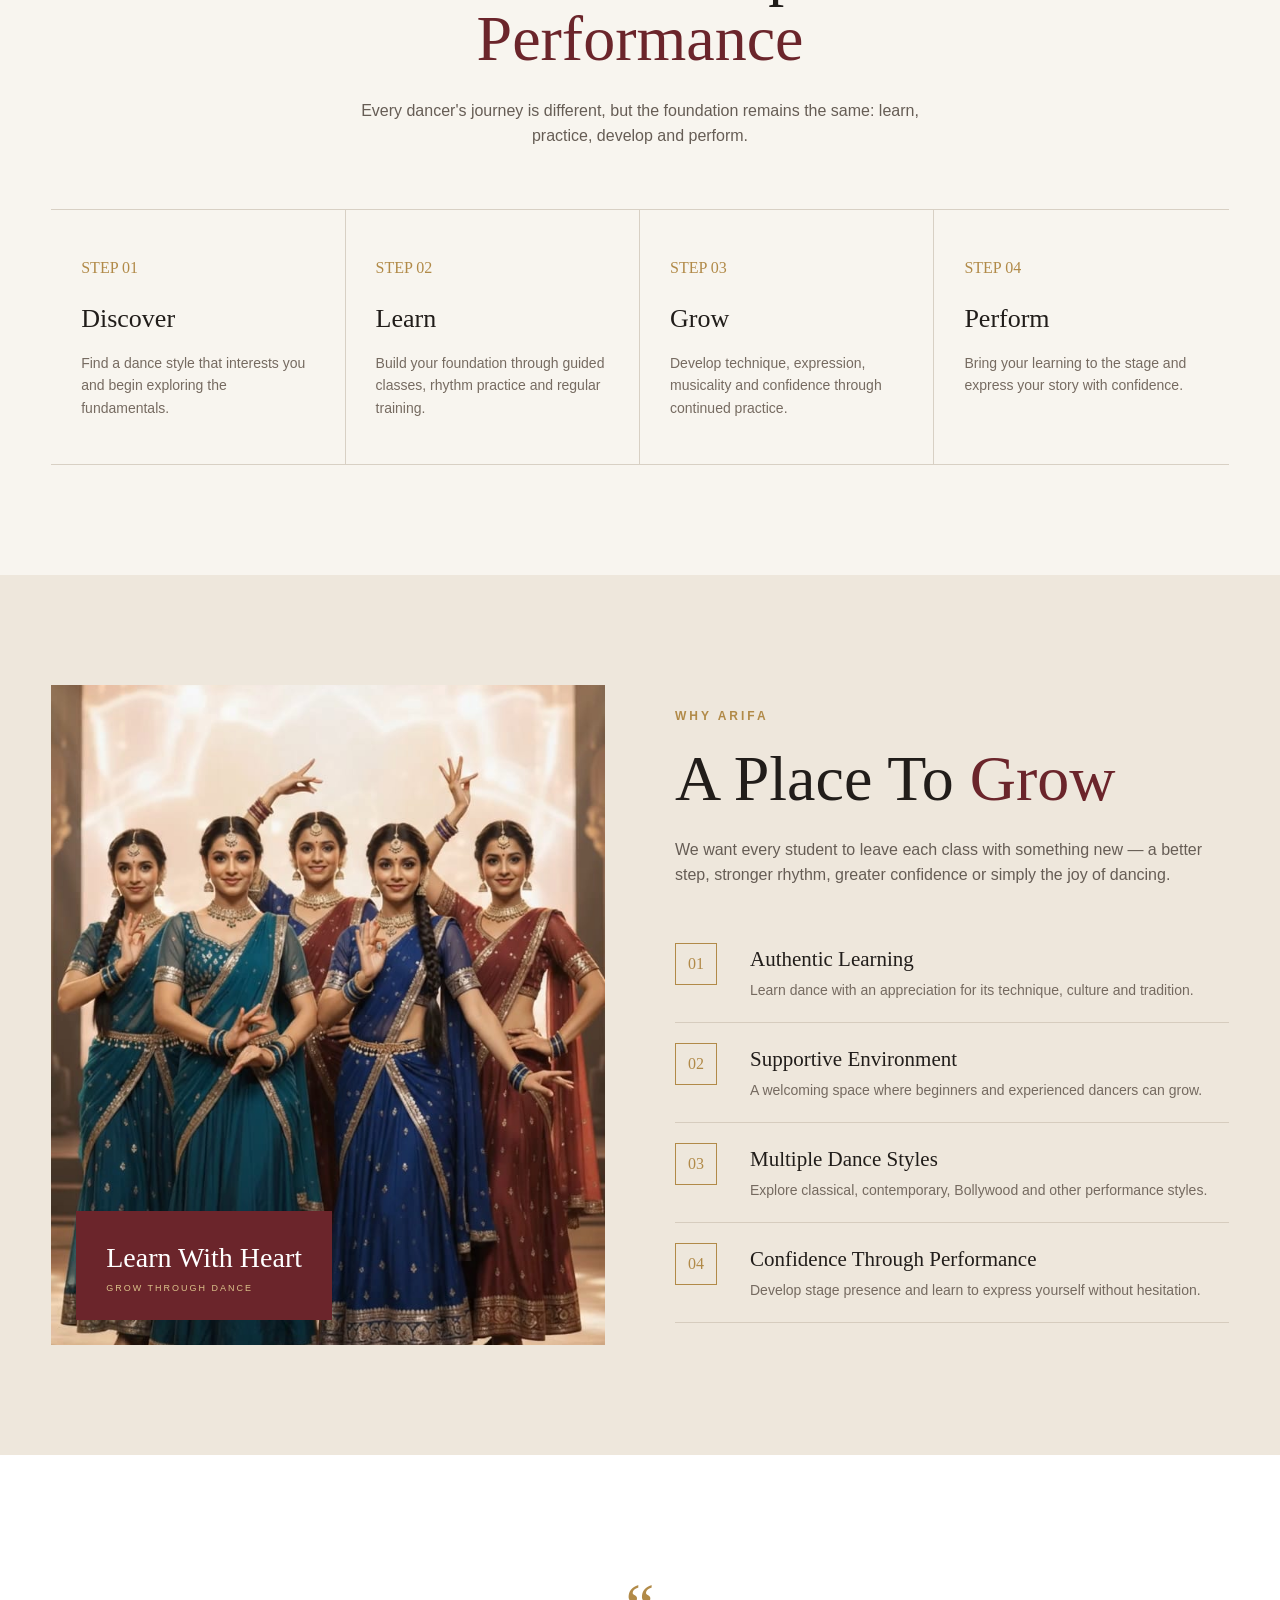
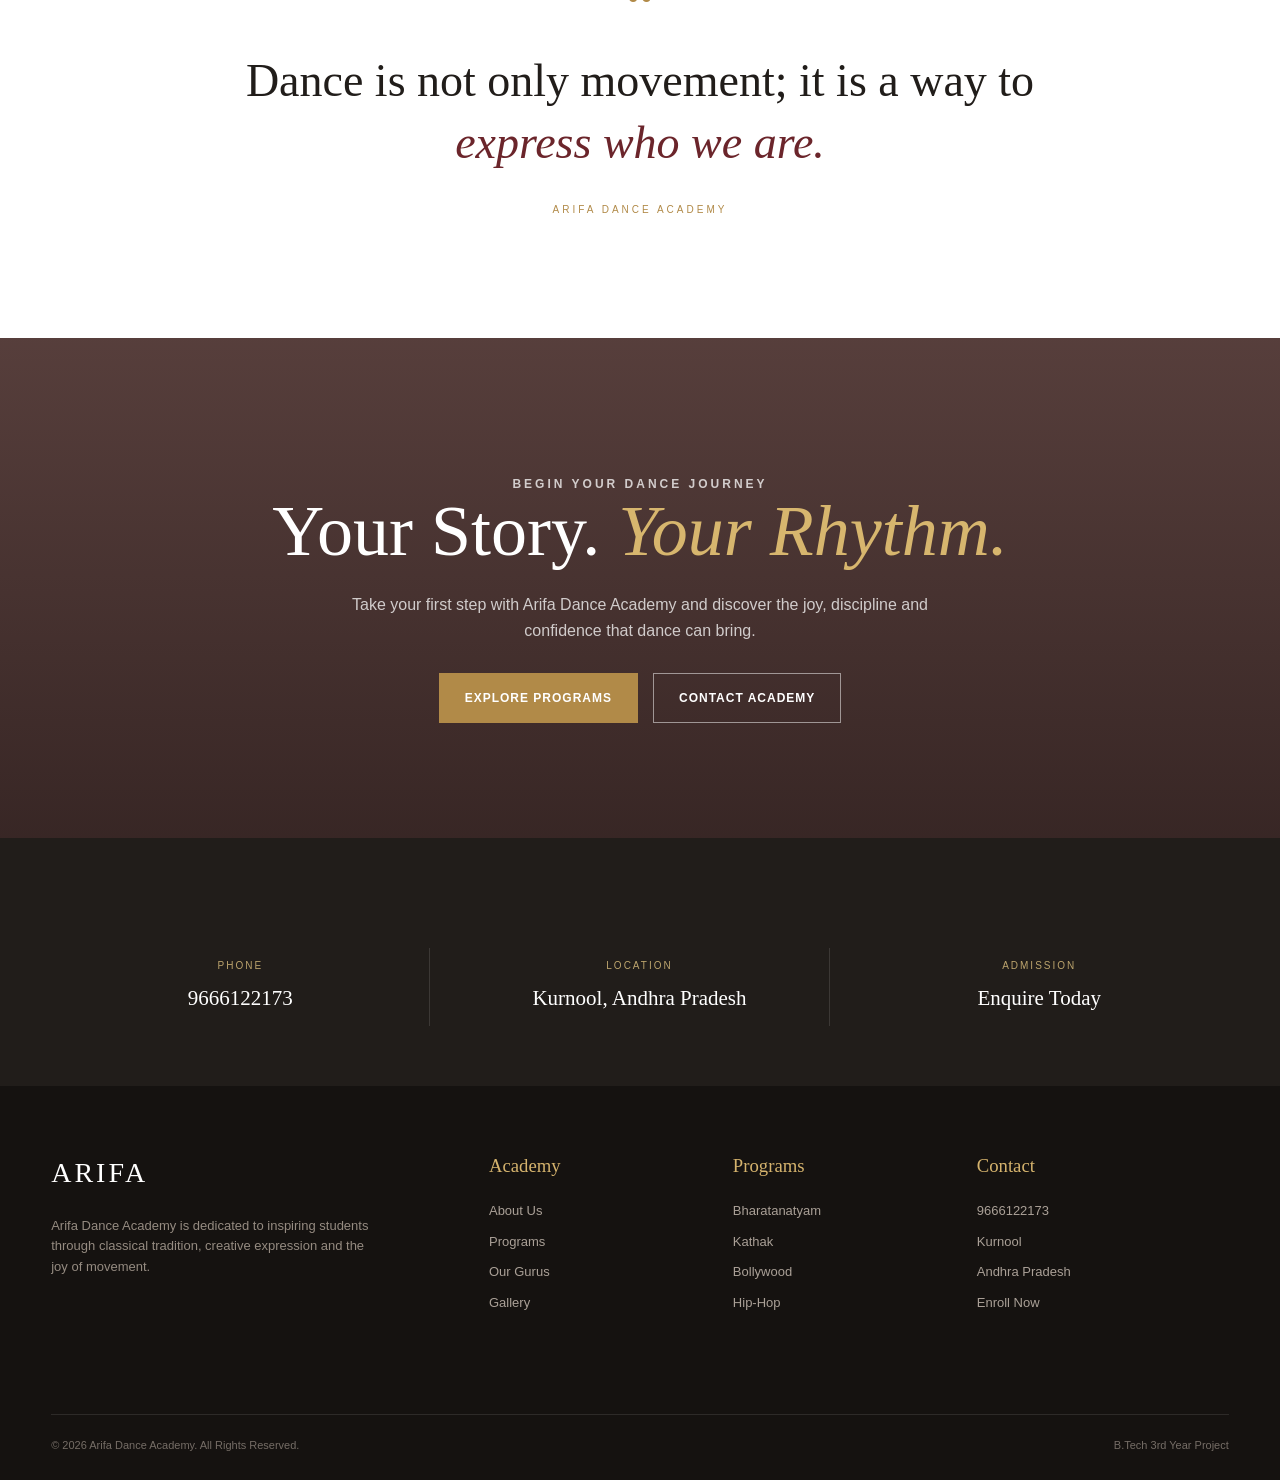
<file: about.html>
<!DOCTYPE html>
<html lang="en">
<head>

    <meta charset="UTF-8">
    <meta name="viewport" content="width=device-width, initial-scale=1.0">

    <title>About Us | Arifa Dance Academy</title>

    <meta name="description"
          content="Learn about Arifa Dance Academy, our vision, teaching philosophy and dedication to Indian classical and contemporary dance in Kurnool.">
    <link rel="stylesheet" href="style.css">
    <style>

        /* =========================================================
           RESET
        ========================================================= */

        * {
            margin: 0;
            padding: 0;
            box-sizing: border-box;
        }

        html {
            scroll-behavior: smooth;
        }

        body {
            font-family: Arial, Helvetica, sans-serif;
            background: #f8f5ef;
            color: #211d1a;
            line-height: 1.6;
        }

        a {
            text-decoration: none;
            color: inherit;
        }

        img {
            width: 100%;
            display: block;
        }

        :root {
            --cream: #f8f5ef;
            --cream-dark: #eee8dd;
            --white: #ffffff;

            --brown: #211d1a;
            --brown-light: #493d35;

            --maroon: #6b252b;
            --maroon-dark: #42171b;

            --gold: #b18a48;
            --gold-light: #d4b978;

            --border: #ded6ca;

            --max-width: 1240px;
        }


        /* =========================================================
           COMMON
        ========================================================= */

        .container {
            width: min(1240px, 92%);
            margin: auto;
        }

        .section {
            padding: 110px 0;
        }

        .eyebrow {
            color: var(--gold);
            text-transform: uppercase;
            letter-spacing: 3px;
            font-size: 12px;
            font-weight: 700;
            margin-bottom: 18px;
        }

        .section-title {
            font-family: Georgia, "Times New Roman", serif;
            font-size: clamp(38px, 5vw, 65px);
            font-weight: 400;
            line-height: 1.05;
            color: var(--brown);
        }

        .section-title span {
            color: var(--maroon);
        }

        .section-text {
            max-width: 620px;
            color: #665d55;
            font-size: 16px;
            margin-top: 22px;
        }

        .center {
            text-align: center;
        }


        /* =========================================================
           HEADER
        ========================================================= */

        .header {
            position: absolute;
            top: 0;
            left: 0;
            width: 100%;
            z-index: 1000;
            color: white;
            padding: 22px 0;
            border-bottom: 1px solid rgba(255,255,255,.18);
        }

        .nav {
            width: min(1240px, 92%);
            margin: auto;
            display: flex;
            align-items: center;
            justify-content: space-between;
            gap: 30px;
        }

        .logo {
            display: flex;
            flex-direction: column;
            line-height: 1;
        }

        .logo-main {
            font-family: Georgia, serif;
            font-size: 27px;
            letter-spacing: 3px;
        }

        .logo-sub {
            font-size: 9px;
            letter-spacing: 4px;
            margin-top: 7px;
            color: #dfc68f;
        }

        .nav-links {
            display: flex;
            align-items: center;
            gap: 28px;
            font-size: 13px;
        }

        .nav-links a {
            position: relative;
            padding: 7px 0;
            color: rgba(255,255,255,.92);
        }

        .nav-links a::after {
            content: "";
            position: absolute;
            left: 0;
            bottom: 0;
            width: 0;
            height: 1px;
            background: var(--gold-light);
            transition: .3s;
        }

        .nav-links a:hover::after,
        .nav-links a.active::after {
            width: 100%;
        }

        .nav-button {
            border: 1px solid #d9bd7e;
            padding: 11px 20px !important;
            color: white !important;
        }

        .nav-button:hover {
            background: #b18a48;
        }

        .menu {
            display: none;
            background: transparent;
            border: none;
            color: white;
            font-size: 28px;
            cursor: pointer;
        }


        /* =========================================================
           ABOUT HERO
        ========================================================= */

        .about-hero {
            min-height: 1650px;
            position: relative;
            display: flex;
            align-items: center;
            overflow: hidden;
            color: white;

            background:
                linear-gradient(
                    90deg,
                    rgba(25,16,13,.90) 0%,
                    rgba(25,16,13,.70) 45%,
                    rgba(25,16,13,.25) 100%
                ),
                url("dance-class.jpg");

            background-position: center;
            background-size: cover;
            background-repeat: no-repeat;
        }

        .about-hero-content {
            width: min(1240px, 92%);
            margin: auto;
            position: relative;
            z-index: 2;
        }

        .about-hero-content .hero-small {
            color: #d5b36d;
            text-transform: uppercase;
            letter-spacing: 4px;
            font-size: 12px;
            font-weight: 700;
            margin-bottom: 18px;
        }

        .about-hero-content h1 {
            font-family: Georgia, serif;
            font-size: clamp(58px, 8vw, 100px);
            line-height: .95;
            font-weight: 400;
            max-width: 850px;
        }

        .about-hero-content h1 span {
            color: #d5b36d;
            font-style: italic;
            display: block;
        }

        .about-hero-content p {
            max-width: 570px;
            color: rgba(255,255,255,.76);
            font-size: 17px;
            margin-top: 28px;
        }

        .hero-line {
            width: 90px;
            height: 1px;
            background: #d5b36d;
            margin-top: 35px;
        }

        .hero-bottom {
            position: absolute;
            bottom: 35px;
            left: 4%;
            right: 4%;
            display: flex;
            align-items: center;
            gap: 18px;
            color: rgba(255,255,255,.55);
            font-size: 10px;
            text-transform: uppercase;
            letter-spacing: 2px;
        }

        .hero-bottom .hero-line {
            width: 80px;
            margin: 0;
        }


        /* =========================================================
           INTRODUCTION
        ========================================================= */

        .about-intro {
            background: var(--cream);
        }

        .about-intro-grid {
            display: grid;
            grid-template-columns: 1fr 1fr;
            gap: 90px;
            align-items: center;
        }

        .about-image {
            position: relative;
        }

        .about-image::before {
            content: "";
            position: absolute;
            width: 100%;
            height: 100%;
            border: 1px solid var(--gold);
            left: -18px;
            top: 18px;
            z-index: 0;
        }

        .about-image img {
            height: 800px;
            object-fit: cover;
            position: relative;
            z-index: 1;
        }

        .about-image-card {
            position: absolute;
            right: -25px;
            bottom: -25px;
            background: var(--maroon);
            color: white;
            padding: 27px 32px;
            min-width: 220px;
            z-index: 3;
        }

        .about-image-card strong {
            display: block;
            font-family: Georgia, serif;
            font-size: 30px;
            font-weight: 400;
        }

        .about-image-card span {
            color: #dbc28a;
            text-transform: uppercase;
            letter-spacing: 2px;
            font-size: 10px;
        }

        .about-copy p {
            color: #665d55;
            font-size: 16px;
            margin-top: 22px;
        }

        .about-copy .opening {
            font-family: Georgia, serif;
            font-size: 23px;
            color: var(--brown-light);
            line-height: 1.6;
        }


        /* =========================================================
           MISSION / VISION
        ========================================================= */

        .mission {
            background: white;
        }

        .heading-center {
            text-align: center;
            max-width: 760px;
            margin: 0 auto 55px;
        }

        .heading-center .section-text {
            margin-left: auto;
            margin-right: auto;
        }

        .mission-grid {
            display: grid;
            grid-template-columns: 1fr 1fr;
            gap: 22px;
        }

        .mission-card {
            padding: 50px;
            background: #f7f3ec;
            border: 1px solid #e2dace;
            position: relative;
            overflow: hidden;
        }

        .mission-card::after {
            content: "";
            position: absolute;
            right: -80px;
            bottom: -80px;
            width: 200px;
            height: 200px;
            border: 1px solid rgba(177,138,72,.25);
            border-radius: 50%;
        }

        .mission-number {
            font-family: Georgia, serif;
            color: var(--gold);
            font-size: 15px;
            letter-spacing: 2px;
        }

        .mission-card h3 {
            font-family: Georgia, serif;
            font-size: 34px;
            font-weight: 400;
            margin: 20px 0 15px;
        }

        .mission-card h3 span {
            color: var(--maroon);
        }

        .mission-card p {
            color: #71665d;
            font-size: 15px;
            max-width: 500px;
        }


        /* =========================================================
           PHILOSOPHY
        ========================================================= */

        .philosophy {
            background: #211d1a;
            color: white;
        }

        .philosophy .section-title {
            color: white;
        }

        .philosophy .section-title span {
            color: #d5b36d;
        }

        .philosophy .section-text {
            color: rgba(255,255,255,.65);
        }

        .philosophy-grid {
            margin-top: 60px;
            display: grid;
            grid-template-columns: repeat(4, 1fr);
            border-top: 1px solid rgba(255,255,255,.14);
            border-bottom: 1px solid rgba(255,255,255,.14);
        }

        .philosophy-item {
            padding: 45px 28px;
            border-right: 1px solid rgba(255,255,255,.14);
        }

        .philosophy-item:last-child {
            border-right: none;
        }

        .philosophy-icon {
            font-family: Georgia, serif;
            color: #d5b36d;
            font-size: 30px;
        }

        .philosophy-item h3 {
            font-family: Georgia, serif;
            font-size: 25px;
            font-weight: 400;
            margin: 18px 0 12px;
        }

        .philosophy-item p {
            color: rgba(255,255,255,.58);
            font-size: 14px;
        }


        /* =========================================================
           TEACHING APPROACH
        ========================================================= */

        .approach {
            background: #eee7dc;
        }

        .approach-grid {
            display: grid;
            grid-template-columns: 1fr 1fr;
            gap: 75px;
            align-items: center;
        }

        .approach-image img {
            height: 560px;
            object-fit: cover;
        }

        .approach-list {
            margin-top: 35px;
        }

        .approach-item {
            display: grid;
            grid-template-columns: 55px 1fr;
            gap: 20px;
            padding: 22px 0;
            border-bottom: 1px solid #d4cabd;
        }

        .approach-number {
            width: 42px;
            height: 42px;
            border: 1px solid var(--gold);
            display: grid;
            place-items: center;
            color: var(--gold);
            font-family: Georgia, serif;
        }

        .approach-item h3 {
            font-family: Georgia, serif;
            font-size: 22px;
            font-weight: 400;
        }

        .approach-item p {
            color: #756a60;
            font-size: 14px;
            margin-top: 5px;
        }


        /* =========================================================
           VALUES
        ========================================================= */

        .values {
            background: white;
        }

        .values-grid {
            display: grid;
            grid-template-columns: repeat(3, 1fr);
            gap: 20px;
            margin-top: 55px;
        }

        .value-card {
            padding: 38px;
            background: #f8f5ef;
            border: 1px solid #e2dace;
            transition: .35s;
        }

        .value-card:hover {
            transform: translateY(-6px);
            box-shadow: 0 18px 40px rgba(53,38,25,.10);
        }

        .value-card small {
            color: var(--gold);
            letter-spacing: 2px;
            font-size: 10px;
            text-transform: uppercase;
        }

        .value-card h3 {
            font-family: Georgia, serif;
            font-size: 27px;
            font-weight: 400;
            margin: 12px 0;
        }

        .value-card p {
            color: #756b62;
            font-size: 14px;
        }


        /* =========================================================
           DANCE JOURNEY
        ========================================================= */

        .journey {
            background: #f8f5ef;
        }

        .journey-grid {
            margin-top: 60px;
            display: grid;
            grid-template-columns: repeat(4, 1fr);
            border-top: 1px solid #d8d0c4;
            border-bottom: 1px solid #d8d0c4;
        }

        .journey-step {
            padding: 45px 30px;
            border-right: 1px solid #d8d0c4;
        }

        .journey-step:last-child {
            border-right: none;
        }

        .step-number {
            color: var(--gold);
            font-family: Georgia, serif;
            font-size: 16px;
        }

        .journey-step h3 {
            font-family: Georgia, serif;
            font-size: 26px;
            font-weight: 400;
            margin: 18px 0 12px;
        }

        .journey-step p {
            color: #766b61;
            font-size: 14px;
        }


        /* =========================================================
           WHY ARIFA
        ========================================================= */

        .why-arifa {
            background: #eee7dc;
        }

        .why-grid {
            display: grid;
            grid-template-columns: 1fr 1fr;
            gap: 70px;
            align-items: center;
        }

        .why-image {
            position: relative;
        }

        .why-image img {
            height: 660px;
            width: 100%;
            object-fit: cover;
        }

        .why-badge {
            position: absolute;
            left: 25px;
            bottom: 25px;
            background: var(--maroon);
            color: white;
            padding: 25px 30px;
        }

        .why-badge strong {
            font-family: Georgia, serif;
            font-size: 28px;
            font-weight: 400;
        }

        .why-badge span {
            display: block;
            color: #dbc28a;
            text-transform: uppercase;
            letter-spacing: 2px;
            font-size: 9px;
        }

        .why-list {
            margin-top: 35px;
        }

        .why-item {
            display: grid;
            grid-template-columns: 55px 1fr;
            gap: 20px;
            padding: 20px 0;
            border-bottom: 1px solid #d6ccbe;
        }

        .why-number {
            width: 42px;
            height: 42px;
            border: 1px solid var(--gold);
            display: grid;
            place-items: center;
            color: var(--gold);
            font-family: Georgia, serif;
        }

        .why-item h3 {
            font-family: Georgia, serif;
            font-size: 21px;
            font-weight: 400;
        }

        .why-item p {
            color: #756a60;
            font-size: 14px;
            margin-top: 3px;
        }


        /* =========================================================
           QUOTE
        ========================================================= */

        .quote-section {
            background: white;
            padding: 120px 0;
            text-align: center;
        }

        .quote-mark {
            font-family: Georgia, serif;
            color: var(--gold);
            font-size: 65px;
            line-height: 1;
        }

        .quote-section blockquote {
            max-width: 850px;
            margin: 10px auto 0;
            font-family: Georgia, serif;
            font-size: clamp(28px, 4vw, 46px);
            line-height: 1.35;
            font-weight: 400;
            color: var(--brown);
        }

        .quote-section blockquote span {
            color: var(--maroon);
            font-style: italic;
        }

        .quote-author {
            margin-top: 28px;
            color: var(--gold);
            text-transform: uppercase;
            letter-spacing: 3px;
            font-size: 10px;
        }


        /* =========================================================
           CTA
        ========================================================= */

        
       .cta {
    min-height: 500px;
    position: relative;
    display: flex;
    align-items: center;
    color: white;
    text-align: center;

    background:
        linear-gradient(
             rgba(51,22,20,.82),
             rgba(35,16,15,.9)
        ),
        url("https://images.unsplash.com/photo-1504609813442-a8924e83f76e?auto=format&fit=crop&w=2200&q=90")
        center/cover no-repeat;
}

        .cta-content {
            position: relative;
            z-index: 2;
            width: min(800px, 90%);
            margin: auto;
        }

        .cta h2 {
            font-family: Georgia, serif;
            font-weight: 400;
            font-size: clamp(42px, 6vw, 72px);
            line-height: 1.05;
        }

        .cta h2 span {
            color: #d7b66e;
            font-style: italic;
        }

        .cta p {
            max-width: 580px;
            margin: 22px auto 0;
            color: rgba(255,255,255,.75);
        }

        .hero-buttons {
            display: flex;
            gap: 15px;
            justify-content: center;
            margin-top: 30px;
        }

        .btn {
            display: inline-flex;
            align-items: center;
            justify-content: center;
            padding: 14px 25px;
            font-size: 12px;
            text-transform: uppercase;
            letter-spacing: 1px;
            transition: .3s;
        }

        .btn-gold {
            background: var(--gold);
            color: white;
        }

        .btn-gold:hover {
            background: #967136;
        }

        .btn-outline {
            border: 1px solid rgba(255,255,255,.5);
            color: white;
        }

        .btn-outline:hover {
            background: white;
            color: var(--brown);
        }


        /* =========================================================
           CONTACT STRIP
        ========================================================= */

        .contact-strip {
            background: #211d1a;
            color: white;
            padding: 60px 0;
        }

        .contact-grid {
            display: grid;
            grid-template-columns: repeat(3, 1fr);
            text-align: center;
        }

        .contact-box {
            padding: 10px 30px;
            border-right: 1px solid rgba(255,255,255,.12);
        }

        .contact-box:last-child {
            border: none;
        }

        .contact-box small {
            display: block;
            text-transform: uppercase;
            letter-spacing: 2px;
            color: #bca46d;
            font-size: 10px;
            margin-bottom: 8px;
        }

        .contact-box strong {
            font-family: Georgia, serif;
            font-size: 21px;
            font-weight: 400;
        }


        /* =========================================================
           FOOTER
        ========================================================= */

        footer {
            background: #151210;
            color: white;
            padding: 65px 0 25px;
        }

        .footer-grid {
            display: grid;
            grid-template-columns: 2fr 1fr 1fr 1.3fr;
            gap: 50px;
        }

        .footer-logo {
            font-family: Georgia, serif;
            font-size: 28px;
            letter-spacing: 3px;
        }

        .footer-brand p {
            color: #958b81;
            font-size: 13px;
            max-width: 330px;
            margin-top: 20px;
        }

        footer h3 {
            font-family: Georgia, serif;
            font-weight: 400;
            color: #d5b36d;
            margin-bottom: 20px;
        }

        .footer-links {
            display: flex;
            flex-direction: column;
            gap: 10px;
        }

        .footer-links a {
            color: #aaa097;
            font-size: 13px;
        }

        .footer-links a:hover {
            color: white;
        }

        .footer-bottom {
            border-top: 1px solid rgba(255,255,255,.1);
            margin-top: 50px;
            padding-top: 22px;
            display: flex;
            justify-content: space-between;
            color: #756d66;
            font-size: 11px;
        }


        /* =========================================================
           MOBILE
        ========================================================= */

        @media (max-width: 1000px) {

            .nav-links {
                gap: 15px;
            }

            .about-intro-grid,
            .approach-grid,
            .why-grid {
                gap: 45px;
            }

            .philosophy-grid {
                grid-template-columns: repeat(2, 1fr);
            }

            .philosophy-item:nth-child(2) {
                border-right: none;
            }

            .philosophy-item {
                border-bottom: 1px solid rgba(255,255,255,.14);
            }

            .values-grid {
                grid-template-columns: repeat(2, 1fr);
            }

            .journey-grid {
                grid-template-columns: repeat(2, 1fr);
            }

            .journey-step:nth-child(2) {
                border-right: none;
            }

            .journey-step {
                border-bottom: 1px solid #d8d0c4;
            }

            .footer-grid {
                grid-template-columns: 1fr 1fr;
            }
        }


        @media (max-width: 760px) {

            .section {
                padding: 75px 0;
            }

            .header {
                padding: 17px 0;
            }

            .menu {
                display: block;
            }

            .nav-links {
                position: absolute;
                top: 75px;
                left: 4%;
                right: 4%;
                display: none;
                flex-direction: column;
                align-items: stretch;
                gap: 0;
                background: #211d1a;
                padding: 15px;
                box-shadow: 0 15px 40px rgba(0,0,0,.3);
            }

            .nav-links.show {
                display: flex;
            }

            .nav-links a {
                padding: 14px;
                border-bottom: 1px solid rgba(255,255,255,.08);
            }

            .about-hero {
                min-height: 650px;
                background-position: 65% center;
            }

            .about-hero-content h1 {
                font-size: 55px;
            }

            .about-intro-grid,
            .approach-grid,
            .why-grid,
            .mission-grid {
                grid-template-columns: 1fr;
            }

            .about-image img {
                height: 480px;
            }

            .about-image-card {
                right: 10px;
                bottom: -15px;
            }

            .approach-image img,
            .why-image img {
                height: 480px;
            }

            .philosophy-grid {
                grid-template-columns: 1fr;
            }

            .philosophy-item {
                border-right: none;
            }

            .values-grid {
                grid-template-columns: 1fr;
            }

            .journey-grid {
                grid-template-columns: 1fr;
            }

            .journey-step {
                border-right: none;
            }

            .contact-grid {
                grid-template-columns: 1fr;
                gap: 25px;
            }

            .contact-box {
                border-right: none;
                border-bottom: 1px solid rgba(255,255,255,.1);
                padding-bottom: 20px;
            }

            .footer-grid {
                grid-template-columns: 1fr;
            }

            .footer-bottom {
                flex-direction: column;
                gap: 10px;
            }

            .hero-buttons {
                flex-direction: column;
            }
        }


        @media (max-width: 480px) {

            .about-hero-content h1 {
                font-size: 44px;
            }

            .section-title {
                font-size: 42px;
            }

            .about-image img,
            .approach-image img,
            .why-image img {
                height: 400px;
            }

            .mission-card {
                padding: 32px;
            }

            .hero-buttons .btn {
                width: 100%;
            }
        }

    </style>

</head>


<body>


<!-- =========================================================
     HEADER
========================================================= -->

<header class="header">

    <div class="nav">

        <a href="index.html" class="logo">

            <span class="logo-main">
                ARIFA
            </span>

            <span class="logo-sub">
                DANCE ACADEMY
            </span>

        </a>


        <nav class="nav-links" id="navLinks">

            <a href="index.html">
                Home
            </a>

            <a href="about.html" class="active">
                About
            </a>

            <a href="programs.html">
                Programs
            </a>

            <a href="instructors.html">
                Leaders
            </a>

            <a href="gallery.html">
                Gallery
            </a>

            <a href="contact.html">
                Contact
            </a>

            <a href="contact.html" class="nav-button">
                Enroll Now
            </a>

        </nav>


        <button class="menu" onclick="toggleMenu()">
            ☰
        </button>

    </div>

</header>



<!-- =========================================================
     HERO
========================================================= -->

<section class="about-hero">

    <div class="about-hero-content">

        <p class="hero-small">
            Discover Arifa Dance Academy
        </p>

        <h1>
            About
            <span>Our Academy</span>
        </h1>

        <p>
            A place where the timeless beauty of dance,
            cultural tradition and modern expression come together.
        </p>

        <div class="hero-line"></div>

    </div>


    <div class="hero-bottom">

        <span>
            Scroll to explore
        </span>

        <span class="hero-line"></span>

    </div>

</section>



<!-- =========================================================
     INTRODUCTION
========================================================= -->

<section class="section about-intro">

    <div class="container">

        <div class="about-intro-grid">


            <div class="about-image">

                <img
                    src="manager.jpg.jpeg"
                    alt="Arifa Dance Academy dance training"
                >

                <div class="about-image-card">

                    <strong>
                        Dance
                    </strong>

                    <span>
                        Tradition in Motion
                    </span>

                </div>

            </div>


            <div class="about-copy">

                <p class="eyebrow">
                    Who We Are
                </p>

                <h2 class="section-title">
                    Where Passion
                    <span>Becomes Expression</span>
                </h2>

                <p class="opening">
                    Arifa Dance Academy is a space created for
                    learning, discovering and celebrating the art of dance.
                </p>

                <p>
                    Located in Kurnool, Andhra Pradesh, our academy
                    brings together the elegance of Indian classical
                    dance and the energy of contemporary movement.
                </p>

                <p>
                    We believe that dance is not simply about memorising
                    steps. It is about understanding rhythm, developing
                    discipline, expressing emotions and finding confidence
                    through movement.
                </p>

                <p>
                    Every student begins their journey differently.
                    Our aim is to provide the guidance, encouragement
                    and environment needed for every dancer to grow
                    at their own pace.
                </p>

            </div>

        </div>

    </div>

</section>



<!-- =========================================================
     MISSION & VISION
========================================================= -->

<section class="section mission">

    <div class="container">

        <div class="heading-center">

            <p class="eyebrow">
                Our Purpose
            </p>

            <h2 class="section-title">
                What We
                <span>Believe In</span>
            </h2>

            <p class="section-text">
                Our academy is built around a simple belief:
                dance should preserve culture while creating
                confidence, creativity and joy.
            </p>

        </div>


        <div class="mission-grid">


            <article class="mission-card">

                <span class="mission-number">
                    01 — OUR MISSION
                </span>

                <h3>
                    Teach With
                    <span>Purpose</span>
                </h3>

                <p>
                    Our mission is to provide meaningful dance education
                    through structured training, personal guidance and
                    an appreciation for the cultural roots of each
                    dance form.
                </p>

                <p>
                    We want students to develop strong foundations
                    while enjoying the creative freedom that makes
                    dance truly personal.
                </p>

            </article>



            <article class="mission-card">

                <span class="mission-number">
                    02 — OUR VISION
                </span>

                <h3>
                    Inspire The
                    <span>Next Generation</span>
                </h3>

                <p>
                    We envision an academy where students grow into
                    confident performers who understand, respect and
                    celebrate the traditions behind the art.
                </p>

                <p>
                    Our goal is to make dance a journey of continuous
                    learning, self-expression and personal growth.
                </p>

            </article>

        </div>

    </div>

</section>



<!-- =========================================================
     PHILOSOPHY
========================================================= -->

<section class="section philosophy">

    <div class="container">

        <p class="eyebrow">
            Our Dance Philosophy
        </p>

        <h2 class="section-title">
            Four Things That
            <span>Guide Us</span>
        </h2>

        <p class="section-text">
            From the first basic step to a confident stage performance,
            these principles remain at the heart of our teaching.
        </p>


        <div class="philosophy-grid">


            <div class="philosophy-item">

                <div class="philosophy-icon">
                    ✦
                </div>

                <h3>
                    Tradition
                </h3>

                <p>
                    Respecting the heritage, discipline and cultural
                    meaning behind Indian dance traditions.
                </p>

            </div>



            <div class="philosophy-item">

                <div class="philosophy-icon">
                    ✧
                </div>

                <h3>
                    Technique
                </h3>

                <p>
                    Building strong foundations in posture, rhythm,
                    movement, coordination and musicality.
                </p>

            </div>



            <div class="philosophy-item">

                <div class="philosophy-icon">
                    ◇
                </div>

                <h3>
                    Expression
                </h3>

                <p>
                    Helping dancers communicate emotions and stories
                    through movement rather than words.
                </p>

            </div>



            <div class="philosophy-item">

                <div class="philosophy-icon">
                    ★
                </div>

                <h3>
                    Confidence
                </h3>

                <p>
                    Encouraging every student to trust themselves,
                    enjoy performing and celebrate their progress.
                </p>

            </div>

        </div>

    </div>

</section>



<!-- =========================================================
     TEACHING APPROACH
========================================================= -->

<section class="section approach">

    <div class="container">

        <div class="approach-grid">


            <div class="approach-image">

                <img
                    src="gallery-6.jpg"
                    alt="Dance students learning at Arifa Dance Academy"
                >

            </div>


            <div>

                <p class="eyebrow">
                    Our Teaching Approach
                </p>

                <h2 class="section-title">
                    Learn With
                    <span>Confidence</span>
                </h2>

                <p class="section-text">
                    We believe that good dance education is a journey.
                    Students learn step by step, strengthen their
                    foundations and gradually develop their own expression.
                </p>


                <div class="approach-list">


                    <div class="approach-item">

                        <div class="approach-number">
                            01
                        </div>

                        <div>

                            <h3>
                                Strong Foundations
                            </h3>

                            <p>
                                Learn posture, basic movements, rhythm
                                and coordination before progressing
                                to advanced choreography.
                            </p>

                        </div>

                    </div>



                    <div class="approach-item">

                        <div class="approach-number">
                            02
                        </div>

                        <div>

                            <h3>
                                Regular Practice
                            </h3>

                            <p>
                                Consistent practice helps students
                                improve technique, memory and musicality.
                            </p>

                        </div>

                    </div>



                    <div class="approach-item">

                        <div class="approach-number">
                            03
                        </div>

                        <div>

                            <h3>
                                Individual Growth
                            </h3>

                            <p>
                                Every dancer has a different learning
                                pace, so we encourage progress without
                                unnecessary pressure.
                            </p>

                        </div>

                    </div>



                    <div class="approach-item">

                        <div class="approach-number">
                            04
                        </div>

                        <div>

                            <h3>
                                Stage Experience
                            </h3>

                            <p>
                                Performance opportunities help students
                                turn classroom learning into confidence.
                            </p>

                        </div>

                    </div>

                </div>

            </div>

        </div>

    </div>

</section>



<!-- =========================================================
     VALUES
========================================================= -->

<section class="section values">

    <div class="container">

        <div class="heading-center">

            <p class="eyebrow">
                Our Core Values
            </p>

            <h2 class="section-title">
                The Values Behind
                <span>Every Step</span>
            </h2>

        </div>


        <div class="values-grid">


            <article class="value-card">

                <small>
                    Value 01
                </small>

                <h3>
                    Discipline
                </h3>

                <p>
                    Dance teaches patience, consistency and dedication.
                    We encourage students to respect their practice
                    and celebrate gradual progress.
                </p>

            </article>



            <article class="value-card">

                <small>
                    Value 02
                </small>

                <h3>
                    Respect
                </h3>

                <p>
                    We encourage respect for teachers, fellow dancers,
                    traditions, music and the cultural roots of every
                    dance form.
                </p>

            </article>



            <article class="value-card">

                <small>
                    Value 03
                </small>

                <h3>
                    Creativity
                </h3>

                <p>
                    Technique gives a dancer the foundation,
                    while creativity allows that dancer to develop
                    their own unique voice.
                </p>

            </article>



            <article class="value-card">

                <small>
                    Value 04
                </small>

                <h3>
                    Joy
                </h3>

                <p>
                    Learning becomes meaningful when students enjoy
                    the process and feel free to express themselves.
                </p>

            </article>



            <article class="value-card">

                <small>
                    Value 05
                </small>

                <h3>
                    Growth
                </h3>

                <p>
                    Every rehearsal is an opportunity to learn
                    something new and become a better dancer.
                </p>

            </article>



            <article class="value-card">

                <small>
                    Value 06
                </small>

                <h3>
                    Community
                </h3>

                <p>
                    We aim to create a supportive dance community
                    where students learn from one another and grow
                    together.
                </p>

            </article>

        </div>

    </div>

</section>



<!-- =========================================================
     JOURNEY
========================================================= -->

<section class="section journey">

    <div class="container">

        <div class="heading-center">

            <p class="eyebrow">
                The Arifa Journey
            </p>

            <h2 class="section-title">
                From First Step
                <span>To Performance</span>
            </h2>

            <p class="section-text">
                Every dancer's journey is different, but the foundation
                remains the same: learn, practice, develop and perform.
            </p>

        </div>


        <div class="journey-grid">


            <div class="journey-step">

                <span class="step-number">
                    STEP 01
                </span>

                <h3>
                    Discover
                </h3>

                <p>
                    Find a dance style that interests you and
                    begin exploring the fundamentals.
                </p>

            </div>



            <div class="journey-step">

                <span class="step-number">
                    STEP 02
                </span>

                <h3>
                    Learn
                </h3>

                <p>
                    Build your foundation through guided classes,
                    rhythm practice and regular training.
                </p>

            </div>



            <div class="journey-step">

                <span class="step-number">
                    STEP 03
                </span>

                <h3>
                    Grow
                </h3>

                <p>
                    Develop technique, expression, musicality
                    and confidence through continued practice.
                </p>

            </div>



            <div class="journey-step">

                <span class="step-number">
                    STEP 04
                </span>

                <h3>
                    Perform
                </h3>

                <p>
                    Bring your learning to the stage and express
                    your story with confidence.
                </p>

            </div>

        </div>

    </div>

</section>



<!-- =========================================================
     WHY ARIFA
========================================================= -->

<section class="section why-arifa">

    <div class="container">

        <div class="why-grid">


            <div class="why-image">

                <img
                    src="gallery-2.jpg"
                    alt="Arifa Dance Academy students"
                >

                <div class="why-badge">

                    <strong>
                        Learn With Heart
                    </strong>

                    <span>
                        Grow Through Dance
                    </span>

                </div>

            </div>



            <div>

                <p class="eyebrow">
                    Why Arifa
                </p>

                <h2 class="section-title">
                    A Place To
                    <span>Grow</span>
                </h2>

                <p class="section-text">
                    We want every student to leave each class with
                    something new — a better step, stronger rhythm,
                    greater confidence or simply the joy of dancing.
                </p>


                <div class="why-list">


                    <div class="why-item">

                        <div class="why-number">
                            01
                        </div>

                        <div>

                            <h3>
                                Authentic Learning
                            </h3>

                            <p>
                                Learn dance with an appreciation for
                                its technique, culture and tradition.
                            </p>

                        </div>

                    </div>



                    <div class="why-item">

                        <div class="why-number">
                            02
                        </div>

                        <div>

                            <h3>
                                Supportive Environment
                            </h3>

                            <p>
                                A welcoming space where beginners
                                and experienced dancers can grow.
                            </p>

                        </div>

                    </div>



                    <div class="why-item">

                        <div class="why-number">
                            03
                        </div>

                        <div>

                            <h3>
                                Multiple Dance Styles
                            </h3>

                            <p>
                                Explore classical, contemporary,
                                Bollywood and other performance styles.
                            </p>

                        </div>

                    </div>



                    <div class="why-item">

                        <div class="why-number">
                            04
                        </div>

                        <div>

                            <h3>
                                Confidence Through Performance
                            </h3>

                            <p>
                                Develop stage presence and learn
                                to express yourself without hesitation.
                            </p>

                        </div>

                    </div>

                </div>

            </div>

        </div>

    </div>

</section>



<!-- =========================================================
     QUOTE
========================================================= -->

<section class="quote-section">

    <div class="container">

        <div class="quote-mark">
            “
        </div>

        <blockquote>
            Dance is not only movement;
            it is a way to <span>express who we are.</span>
        </blockquote>

        <div class="quote-author">
            Arifa Dance Academy
        </div>

    </div>

</section>



<!-- =========================================================
     CTA
========================================================= -->

<section class="cta">

    <div class="cta-content">

        <p class="eyebrow">
            Begin Your Dance Journey
        </p>

        <h2>
            Your Story.
            <span>Your Rhythm.</span>
        </h2>

        <p>
            Take your first step with Arifa Dance Academy
            and discover the joy, discipline and confidence
            that dance can bring.
        </p>

        <div class="hero-buttons">

            <a href="programs.html" class="btn btn-gold">
                Explore Programs
            </a>

            <a href="contact.html" class="btn btn-outline">
                Contact Academy
            </a>

        </div>

    </div>

</section>



<!-- =========================================================
     CONTACT STRIP
========================================================= -->

<section class="contact-strip">

    <div class="container">

        <div class="contact-grid">


            <div class="contact-box">

                <small>
                    Phone
                </small>

                <strong>
                    9666122173
                </strong>

            </div>



            <div class="contact-box">

                <small>
                    Location
                </small>

                <strong>
                    Kurnool, Andhra Pradesh
                </strong>

            </div>



            <div class="contact-box">

                <small>
                    Admission
                </small>

                <strong>
                    Enquire Today
                </strong>

            </div>

        </div>

    </div>

</section>



<!-- =========================================================
     FOOTER
========================================================= -->

<footer>

    <div class="container">

        <div class="footer-grid">


            <div class="footer-brand">

                <div class="footer-logo">
                    ARIFA
                </div>

                <p>
                    Arifa Dance Academy is dedicated to inspiring
                    students through classical tradition,
                    creative expression and the joy of movement.
                </p>

            </div>



            <div>

                <h3>
                    Academy
                </h3>

                <div class="footer-links">

                    <a href="about.html">
                        About Us
                    </a>

                    <a href="programs.html">
                        Programs
                    </a>

                    <a href="instructors.html">
                        Our Gurus
                    </a>

                    <a href="gallery.html">
                        Gallery
                    </a>

                </div>

            </div>



            <div>

                <h3>
                    Programs
                </h3>

                <div class="footer-links">

                    <a href="programs.html">
                        Bharatanatyam
                    </a>

                    <a href="programs.html">
                        Kathak
                    </a>

                    <a href="programs.html">
                        Bollywood
                    </a>

                    <a href="programs.html">
                        Hip-Hop
                    </a>

                </div>

            </div>



            <div>

                <h3>
                    Contact
                </h3>

                <div class="footer-links">

                    <a href="tel:9666122173">
                        9666122173
                    </a>

                    <a href="contact.html">
                        Kurnool
                    </a>

                    <a href="contact.html">
                        Andhra Pradesh
                    </a>

                    <a href="contact.html">
                        Enroll Now
                    </a>

                </div>

            </div>

        </div>


        <div class="footer-bottom">

            <span>
                © 2026 Arifa Dance Academy. All Rights Reserved.
            </span>

            <span>
                B.Tech 3rd Year Project
            </span>

        </div>

    </div>

</footer>



<!-- =========================================================
     JAVASCRIPT
========================================================= -->

<script>

    function toggleMenu() {

        const nav = document.getElementById("navLinks");

        nav.classList.toggle("show");

    }


    document.querySelectorAll(".nav-links a").forEach(function(link) {

        link.addEventListener("click", function() {

            document
                .getElementById("navLinks")
                .classList.remove("show");

        });

    });

</script>

<script src="script.js"></script>
</body>
</html>
</file>
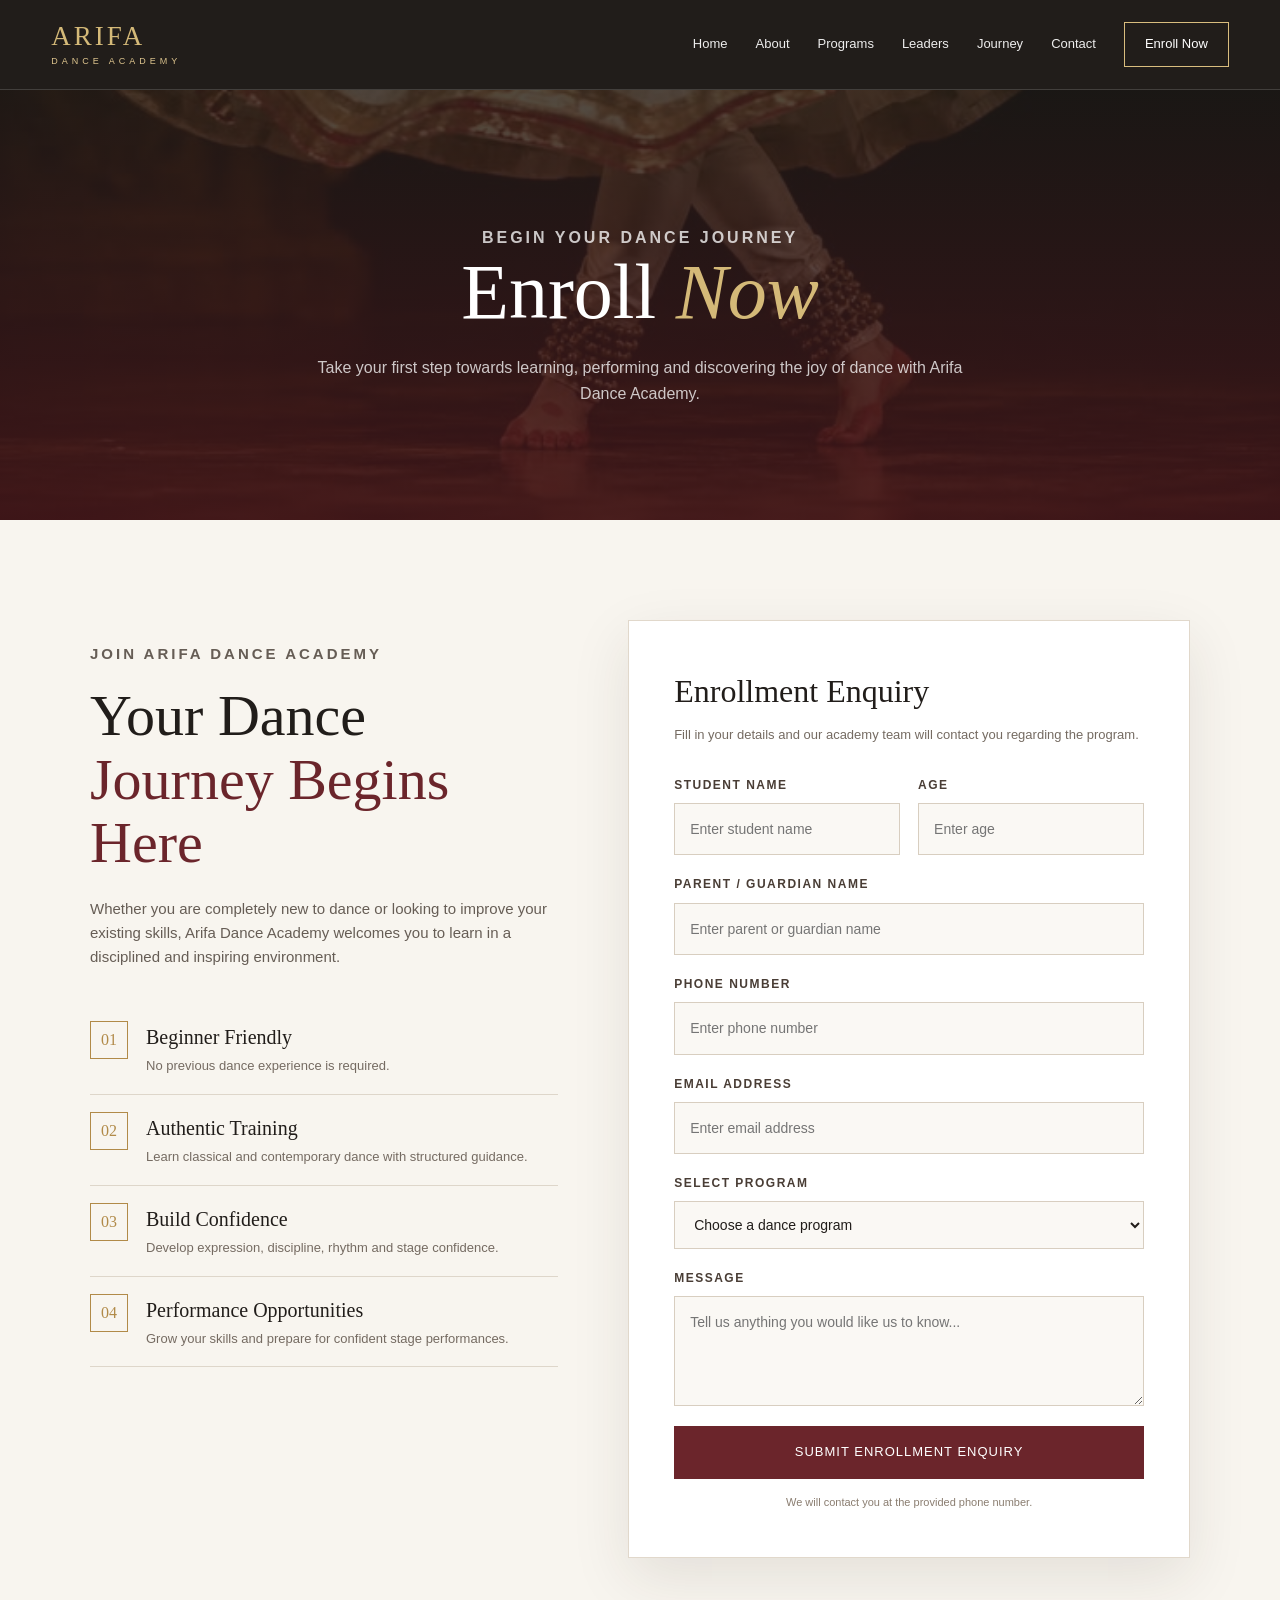
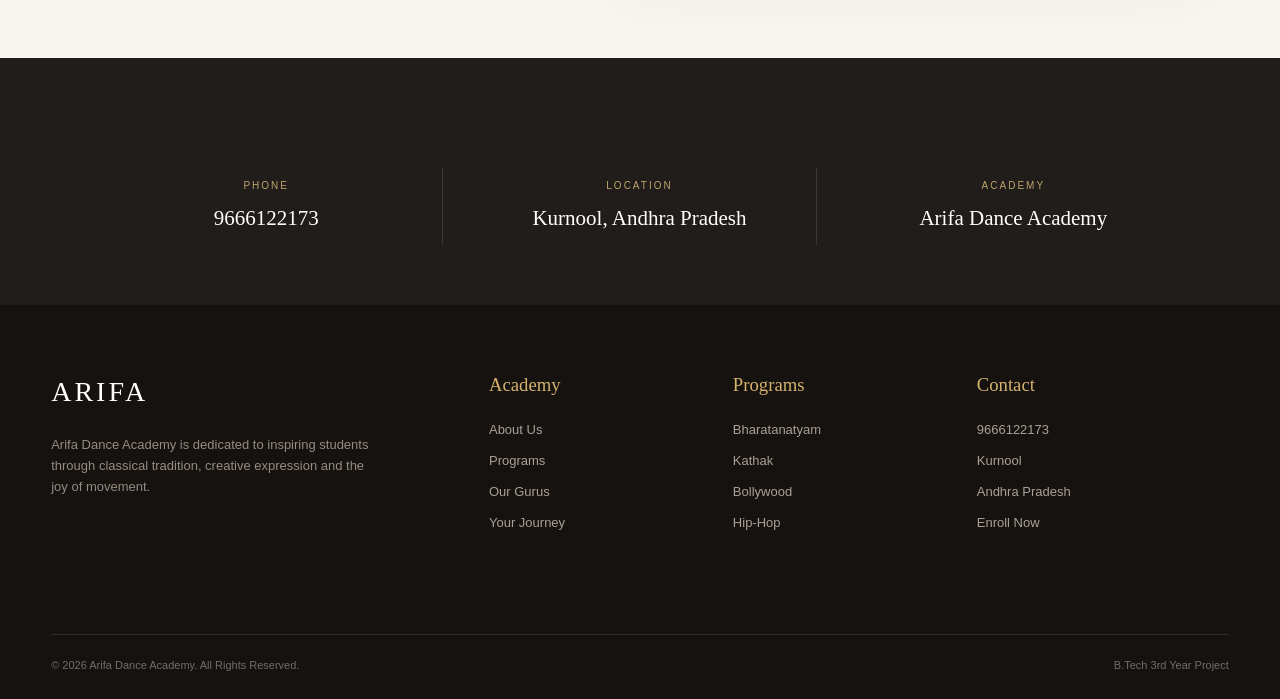
<file: enroll.html>
<!DOCTYPE html>
<html lang="en">
<head>
    <meta charset="UTF-8">
    <meta name="viewport" content="width=device-width, initial-scale=1.0">

    <title>Enroll Now | Arifa Dance Academy</title>

    <meta name="description"
          content="Enroll at Arifa Dance Academy in Kurnool. Begin your dance journey with classical and contemporary dance programs.">

    <link rel="stylesheet" href="style.css">

    <style>

        * {
            margin: 0;
            padding: 0;
            box-sizing: border-box;
        }

        html {
            scroll-behavior: smooth;
        }

        body {
            font-family: Arial, Helvetica, sans-serif;
            background: #f8f5ef;
            color: #211d1a;
            line-height: 1.6;
        }

        a {
            text-decoration: none;
            color: inherit;
        }

        :root {
            --cream: #f8f5ef;
            --cream-dark: #eee8dd;
            --white: #ffffff;
            --brown: #211d1a;
            --brown-light: #493d35;
            --maroon: #6b252b;
            --maroon-dark: #42171b;
            --gold: #b18a48;
            --gold-light: #d4b978;
            --border: #ded6ca;
        }

        /* =========================
           HEADER
        ========================= */

        .header {
            background: #211d1a;
            color: white;
            padding: 22px 0;
            border-bottom: 1px solid rgba(255,255,255,.15);
        }

        .nav {
            width: min(1240px, 92%);
            margin: auto;
            display: flex;
            align-items: center;
            justify-content: space-between;
            gap: 30px;
        }

        .logo {
            display: flex;
            flex-direction: column;
            line-height: 1;
        }

        .logo-main {
            font-family: Georgia, serif;
            font-size: 27px;
            letter-spacing: 3px;
        }

        .logo-sub {
            font-size: 9px;
            letter-spacing: 4px;
            margin-top: 7px;
            color: #dfc68f;
        }

        .nav-links {
            display: flex;
            align-items: center;
            gap: 28px;
            font-size: 13px;
        }

        .nav-links a {
            color: rgba(255,255,255,.92);
            position: relative;
            padding: 7px 0;
        }

        .nav-links a::after {
            content: "";
            position: absolute;
            left: 0;
            bottom: 0;
            width: 0;
            height: 1px;
            background: var(--gold-light);
            transition: .3s;
        }

        .nav-links a:hover::after {
            width: 100%;
        }

        .nav-button {
            border: 1px solid #d9bd7e;
            padding: 11px 20px !important;
            color: white !important;
        }

        .nav-button:hover {
            background: #b18a48;
        }

        .menu {
            display: none;
            background: transparent;
            border: none;
            color: white;
            font-size: 28px;
            cursor: pointer;
        }

        /* =========================
           PAGE HERO
        ========================= */

        .page-hero {
            min-height: 430px;
            position: center bottom;
            display: flex;
            align-items: center;
            justify-content: center;

            text-align: center;
            color: white;

            background:
                linear-gradient(
                    rgba(33,29,26,.78),
                    rgba(66,23,27,.88)
                ),
                url("gallery-1.jpg")
                center bottom/cover no-repeat;
        }

        .page-hero-content {
            width: min(800px, 90%);
        }

        .eyebrow {
            color: #d4b978;
            text-transform: uppercase;
            letter-spacing: 3px;
            font-size: 12px;
            font-weight: 700;
            margin-bottom: 18px;
        }

        .page-hero h1 {
            font-family: Georgia, serif;
            font-size: clamp(45px, 7vw, 78px);
            font-weight: 400;
            line-height: 1.05;
        }

        .page-hero h1 span {
            color: #d4b978;
            font-style: italic;
        }

        .page-hero p {
            max-width: 650px;
            margin: 22px auto 0;
            color: rgba(255,255,255,.76);
            font-size: 16px;
        }

        /* =========================
           ENROLL SECTION
        ========================= */

        .enroll-section {
            padding: 100px 0;
        }

        .container {
            width: min(1100px, 92%);
            margin: auto;
        }

        .enroll-grid {
            display: grid;
            grid-template-columns: 1fr 1.2fr;
            gap: 70px;
            align-items: start;
        }

        .enroll-info h2 {
            font-family: Georgia, serif;
            font-size: clamp(38px, 5vw, 58px);
            font-weight: 400;
            line-height: 1.1;
            color: var(--brown);
        }

        .enroll-info h2 span {
            color: var(--maroon);
        }

        .enroll-info > p {
            margin-top: 22px;
            color: #665d55;
            font-size: 15px;
        }

        .benefits {
            margin-top: 35px;
        }

        .benefit {
            display: flex;
            gap: 18px;
            align-items: flex-start;
            padding: 17px 0;
            border-bottom: 1px solid var(--border);
        }

        .benefit-number {
            width: 38px;
            height: 38px;
            border: 1px solid var(--gold);
            display: grid;
            place-items: center;
            color: var(--gold);
            font-family: Georgia, serif;
            flex-shrink: 0;
        }

        .benefit h3 {
            font-family: Georgia, serif;
            font-size: 20px;
            font-weight: 400;
        }

        .benefit p {
            color: #756b62;
            font-size: 13px;
            margin-top: 3px;
        }

        /* =========================
           FORM
        ========================= */

        .enroll-form-box {
            background: white;
            padding: 45px;
            border: 1px solid #e1d8cb;
            box-shadow: 0 20px 55px rgba(53,38,25,.10);
        }

        .enroll-form-box h2 {
            font-family: Georgia, serif;
            font-weight: 400;
            font-size: 32px;
            color: var(--brown);
            margin-bottom: 8px;
        }

        .form-intro {
            color: #756b62;
            font-size: 13px;
            margin-bottom: 30px;
        }

        .form-group {
            margin-bottom: 20px;
        }

        .form-group label {
            display: block;
            font-size: 12px;
            text-transform: uppercase;
            letter-spacing: 1.5px;
            color: #493d35;
            margin-bottom: 8px;
            font-weight: 700;
        }

        .form-group input,
        .form-group select,
        .form-group textarea {
            width: 100%;
            border: 1px solid #d8cec0;
            background: #faf8f4;
            padding: 14px 15px;
            font-family: Arial, Helvetica, sans-serif;
            font-size: 14px;
            color: #211d1a;
            outline: none;
            transition: .3s;
        }

        .form-group input:focus,
        .form-group select:focus,
        .form-group textarea:focus {
            border-color: var(--gold);
            background: white;
        }

        .form-group textarea {
            min-height: 110px;
            resize: vertical;
        }

        .form-row {
            display: grid;
            grid-template-columns: 1fr 1fr;
            gap: 18px;
        }

        .submit-btn {
            width: 100%;
            border: none;
            background: var(--maroon);
            color: white;
            padding: 16px 25px;
            cursor: pointer;
            font-size: 13px;
            letter-spacing: 1px;
            text-transform: uppercase;
            transition: .3s;
        }

        .submit-btn:hover {
            background: var(--maroon-dark);
            transform: translateY(-2px);
        }

        .form-note {
            text-align: center;
            color: #8a7d70;
            font-size: 11px;
            margin-top: 15px;
        }

        /* =========================
           CONTACT STRIP
        ========================= */

        .contact-strip {
            background: #211d1a;
            color: white;
            padding: 60px 0;
        }

        .contact-grid {
            display: grid;
            grid-template-columns: repeat(3, 1fr);
            text-align: center;
        }

        .contact-box {
            padding: 10px 30px;
            border-right: 1px solid rgba(255,255,255,.12);
        }

        .contact-box:last-child {
            border: none;
        }

        .contact-box small {
            display: block;
            text-transform: uppercase;
            letter-spacing: 2px;
            color: #bca46d;
            font-size: 10px;
            margin-bottom: 8px;
        }

        .contact-box strong {
            font-family: Georgia, serif;
            font-size: 21px;
            font-weight: 400;
        }

        /* =========================
           FOOTER
        ========================= */

        footer {
            background: #151210;
            color: white;
            padding: 65px 0 25px;
        }

        .footer-grid {
            width: min(1240px, 92%);
            margin: auto;

            display: grid;
            grid-template-columns: 2fr 1fr 1fr 1.3fr;
            gap: 50px;
        }

        .footer-logo {
            font-family: Georgia, serif;
            font-size: 28px;
            letter-spacing: 3px;
        }

        .footer-brand p {
            color: #958b81;
            font-size: 13px;
            max-width: 330px;
            margin-top: 20px;
        }

        footer h3 {
            font-family: Georgia, serif;
            font-weight: 400;
            color: #d5b36d;
            margin-bottom: 20px;
        }

        .footer-links {
            display: flex;
            flex-direction: column;
            gap: 10px;
        }

        .footer-links a {
            color: #aaa097;
            font-size: 13px;
        }

        .footer-links a:hover {
            color: white;
        }

        .footer-bottom {
            width: min(1240px, 92%);
            margin: 50px auto 0;

            border-top: 1px solid rgba(255,255,255,.1);
            padding-top: 22px;

            display: flex;
            justify-content: space-between;

            color: #756d66;
            font-size: 11px;
        }

        /* =========================
           MOBILE
        ========================= */

        @media (max-width: 900px) {

            .enroll-grid {
                grid-template-columns: 1fr;
                gap: 45px;
            }

            .footer-grid {
                grid-template-columns: 1fr 1fr;
            }

        }

        @media (max-width: 760px) {

            .nav-links {
                position: absolute;
                top: 75px;
                left: 4%;
                right: 4%;

                display: none;
                flex-direction: column;

                background: #211d1a;
                padding: 15px;
            }

            .nav-links.show {
                display: flex;
            }

            .nav-links a {
                padding: 14px;
                border-bottom: 1px solid rgba(255,255,255,.08);
            }

            .menu {
                display: block;
            }

            .form-row {
                grid-template-columns: 1fr;
            }

            .enroll-form-box {
                padding: 28px 22px;
            }

            .contact-grid {
                grid-template-columns: 1fr;
                gap: 25px;
            }

            .contact-box {
                border-right: none;
                border-bottom: 1px solid rgba(255,255,255,.1);
                padding-bottom: 20px;
            }

            .footer-grid {
                grid-template-columns: 1fr;
            }

            .footer-bottom {
                flex-direction: column;
                gap: 10px;
            }

        }

    </style>
</head>

<body>

<!-- =========================
     HEADER
========================= -->

<header class="header">

    <div class="nav">

        <a href="index.html" class="logo">
            <span class="logo-main">ARIFA</span>
            <span class="logo-sub">DANCE ACADEMY</span>
        </a>

        <nav class="nav-links" id="navLinks">

            <a href="index.html">Home</a>

            <a href="about.html">About</a>

            <a href="programs.html">Programs</a>

            <a href="gurus.html">Leaders</a>

            <a href="journey.html">Journey</a>

            <a href="contact.html">Contact</a>

            <a href="enroll.html" class="nav-button">
                Enroll Now
            </a>

        </nav>

        <button class="menu" onclick="toggleMenu()">
            ☰
        </button>

    </div>

</header>


<!-- =========================
     PAGE HERO
========================= -->

<section class="page-hero">

    <div class="page-hero-content">

        <p class="eyebrow">
            Begin Your Dance Journey
        </p>

        <h1>
            Enroll <span>Now</span>
        </h1>

        <p>
            Take your first step towards learning, performing
            and discovering the joy of dance with Arifa Dance Academy.
        </p>

    </div>

</section>


<!-- =========================
     ENROLL SECTION
========================= -->

<section class="enroll-section">

    <div class="container">

        <div class="enroll-grid">

            <!-- LEFT SIDE -->

            <div class="enroll-info">

                <p class="eyebrow">
                    Join Arifa Dance Academy
                </p>

                <h2>
                    Your Dance
                    <span>Journey Begins Here</span>
                </h2>

                <p>
                    Whether you are completely new to dance or
                    looking to improve your existing skills,
                    Arifa Dance Academy welcomes you to learn
                    in a disciplined and inspiring environment.
                </p>

                <div class="benefits">

                    <div class="benefit">

                        <div class="benefit-number">
                            01
                        </div>

                        <div>
                            <h3>Beginner Friendly</h3>

                            <p>
                                No previous dance experience is required.
                            </p>
                        </div>

                    </div>


                    <div class="benefit">

                        <div class="benefit-number">
                            02
                        </div>

                        <div>
                            <h3>Authentic Training</h3>

                            <p>
                                Learn classical and contemporary
                                dance with structured guidance.
                            </p>
                        </div>

                    </div>


                    <div class="benefit">

                        <div class="benefit-number">
                            03
                        </div>

                        <div>
                            <h3>Build Confidence</h3>

                            <p>
                                Develop expression, discipline,
                                rhythm and stage confidence.
                            </p>
                        </div>

                    </div>


                    <div class="benefit">

                        <div class="benefit-number">
                            04
                        </div>

                        <div>
                            <h3>Performance Opportunities</h3>

                            <p>
                                Grow your skills and prepare for
                                confident stage performances.
                            </p>
                        </div>

                    </div>

                </div>

            </div>


            <!-- RIGHT SIDE FORM -->

            <div class="enroll-form-box">

                <h2>
                    Enrollment Enquiry
                </h2>

                <p class="form-intro">
                    Fill in your details and our academy team
                    will contact you regarding the program.
                </p>


                <form id="enrollForm">

                    <div class="form-row">

                        <div class="form-group">

                            <label for="name">
                                Student Name
                            </label>

                            <input
                                type="text"
                                id="name"
                                name="name"
                                placeholder="Enter student name"
                                required
                            >

                        </div>


                        <div class="form-group">

                            <label for="age">
                                Age
                            </label>

                            <input
                                type="number"
                                id="age"
                                name="age"
                                placeholder="Enter age"
                                min="3"
                                max="100"
                                required
                            >

                        </div>

                    </div>


                    <div class="form-group">

                        <label for="parent">
                            Parent / Guardian Name
                        </label>

                        <input
                            type="text"
                            id="parent"
                            name="parent"
                            placeholder="Enter parent or guardian name"
                        >

                    </div>


                    <div class="form-group">

                        <label for="phone">
                            Phone Number
                        </label>

                        <input
                            type="tel"
                            id="phone"
                            name="phone"
                            placeholder="Enter phone number"
                            required
                        >

                    </div>


                    <div class="form-group">

                        <label for="email">
                            Email Address
                        </label>

                        <input
                            type="email"
                            id="email"
                            name="email"
                            placeholder="Enter email address"
                        >

                    </div>


                    <div class="form-group">

                        <label for="program">
                            Select Program
                        </label>

                        <select
                            id="program"
                            name="program"
                            required
                        >

                            <option value="">
                                Choose a dance program
                            </option>

                            <option value="Bharatanatyam">
                                Bharatanatyam
                            </option>

                            <option value="Kathak">
                                Kathak
                            </option>

                            <option value="Bollywood">
                                Bollywood
                            </option>

                            <option value="Hip-Hop">
                                Hip-Hop
                            </option>

                            <option value="Mohiniyattam">
                                Mohiniyattam
                            </option>

                            <option value="Carnatic Music">
                                Carnatic Music
                            </option>

                        </select>

                    </div>


                    <div class="form-group">

                        <label for="message">
                            Message
                        </label>

                        <textarea
                            id="message"
                            name="message"
                            placeholder="Tell us anything you would like us to know..."
                        ></textarea>

                    </div>


                    <button
                        type="submit"
                        class="submit-btn"
                    >
                        Submit Enrollment Enquiry
                    </button>

                    <p class="form-note">
                        We will contact you at the provided phone number.
                    </p>

                </form>

            </div>

        </div>

    </div>

</section>


<!-- =========================
     CONTACT STRIP
========================= -->

<section class="contact-strip">

    <div class="container">

        <div class="contact-grid">

            <div class="contact-box">

                <small>
                    Phone
                </small>

                <strong>
                    9666122173
                </strong>

            </div>


            <div class="contact-box">

                <small>
                    Location
                </small>

                <strong>
                    Kurnool, Andhra Pradesh
                </strong>

            </div>


            <div class="contact-box">

                <small>
                    Academy
                </small>

                <strong>
                    Arifa Dance Academy
                </strong>

            </div>

        </div>

    </div>

</section>


<!-- =========================
     FOOTER
========================= -->

<footer>

    <div class="footer-grid">

        <div class="footer-brand">

            <div class="footer-logo">
                ARIFA
            </div>

            <p>
                Arifa Dance Academy is dedicated to inspiring
                students through classical tradition,
                creative expression and the joy of movement.
            </p>

        </div>


        <div>

            <h3>
                Academy
            </h3>

            <div class="footer-links">

                <a href="about.html">
                    About Us
                </a>

                <a href="programs.html">
                    Programs
                </a>

                <a href="gurus.html">
                    Our Gurus
                </a>

                <a href="journey.html">
                    Your Journey
                </a>

            </div>

        </div>


        <div>

            <h3>
                Programs
            </h3>

            <div class="footer-links">

                <a href="programs.html">
                    Bharatanatyam
                </a>

                <a href="programs.html">
                    Kathak
                </a>

                <a href="programs.html">
                    Bollywood
                </a>

                <a href="programs.html">
                    Hip-Hop
                </a>

            </div>

        </div>


        <div>

            <h3>
                Contact
            </h3>

            <div class="footer-links">

                <a href="tel:9666122173">
                    9666122173
                </a>

                <a href="contact.html">
                    Kurnool
                </a>

                <a href="contact.html">
                    Andhra Pradesh
                </a>

                <a href="enroll.html">
                    Enroll Now
                </a>

            </div>

        </div>

    </div>


    <div class="footer-bottom">

        <span>
            © 2026 Arifa Dance Academy. All Rights Reserved.
        </span>

        <span>
            B.Tech 3rd Year Project
        </span>

    </div>

</footer>


<!-- =========================
     JAVASCRIPT
========================= -->

<script>

    function toggleMenu() {

        const nav = document.getElementById("navLinks");

        nav.classList.toggle("show");

    }


    document.querySelectorAll(".nav-links a").forEach(function(link) {

        link.addEventListener("click", function() {

            document
                .getElementById("navLinks")
                .classList.remove("show");

        });

    });


    document.getElementById("enrollForm").addEventListener("submit", function(event) {

        event.preventDefault();

        alert(
            "Thank you for your enrollment enquiry! " +
            "Arifa Dance Academy will contact you soon."
        );

        this.reset();

    });

</script>

</body>
</html>
</file>
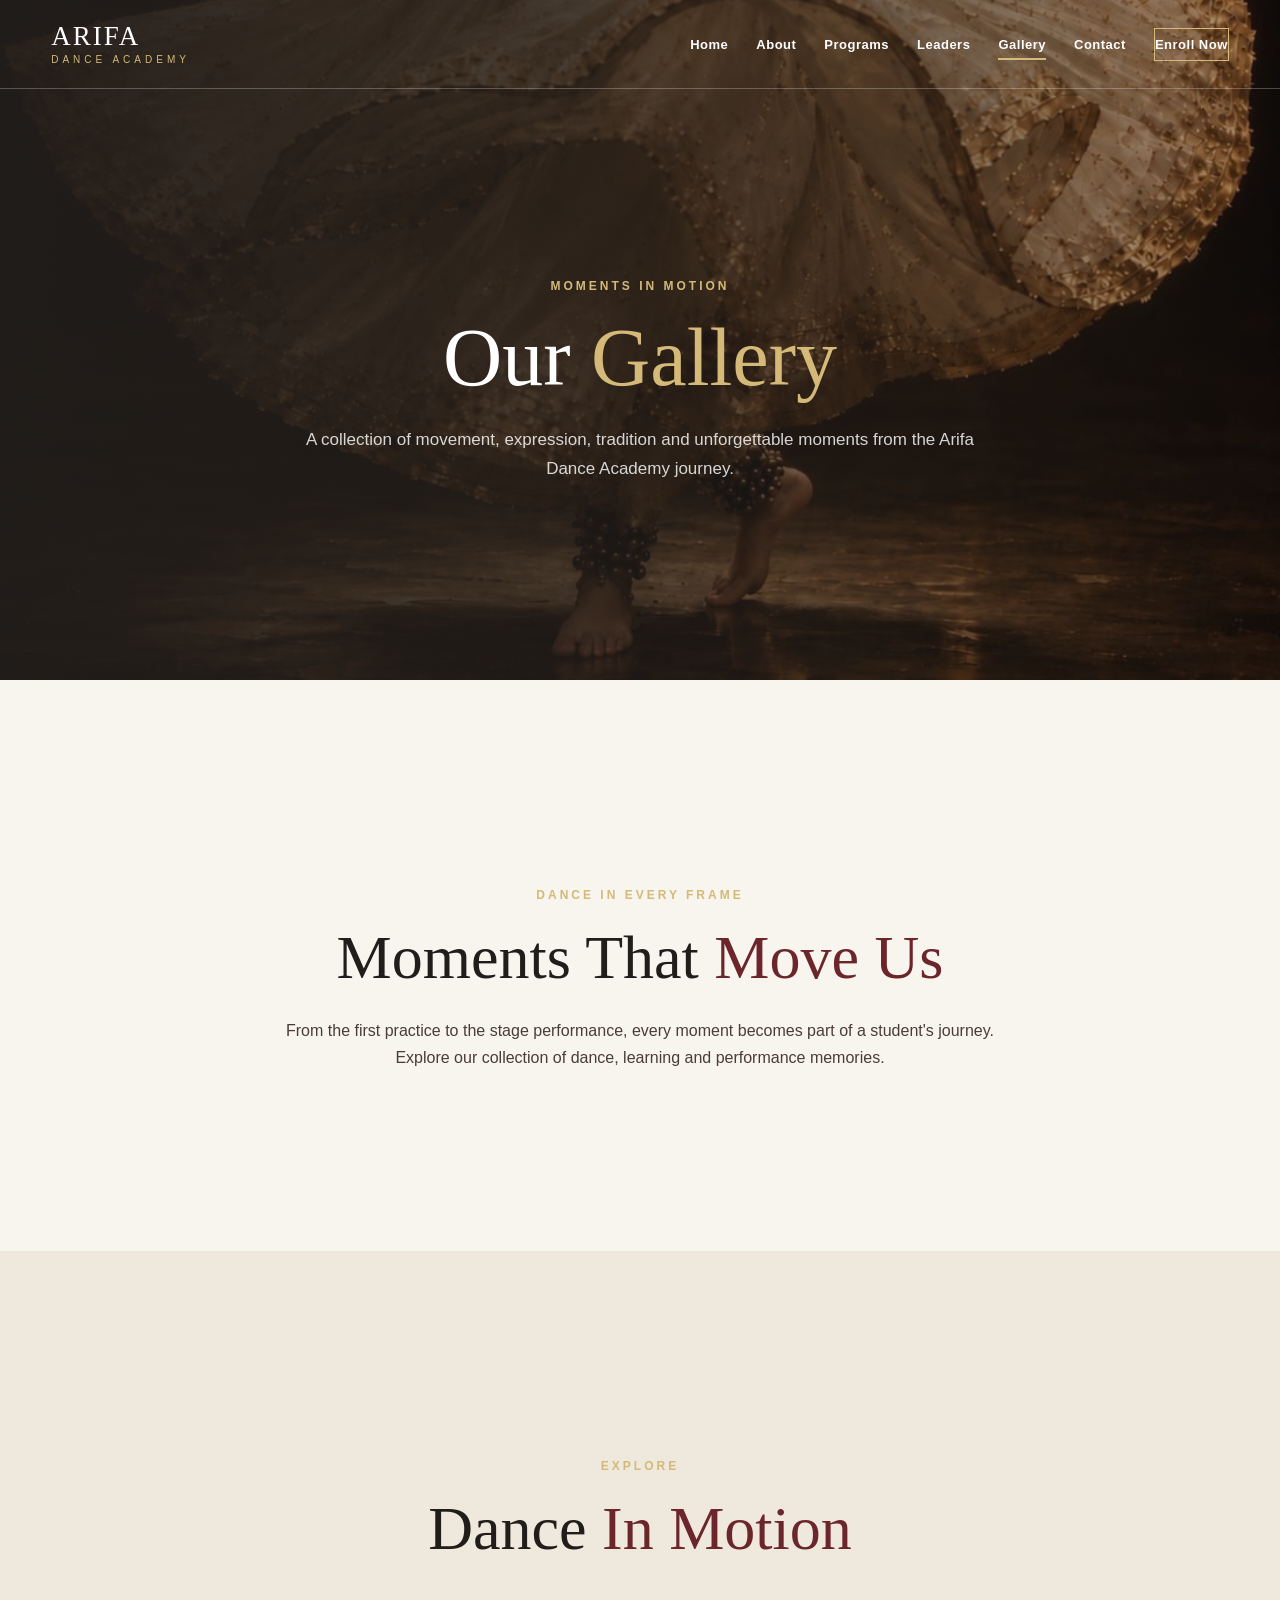
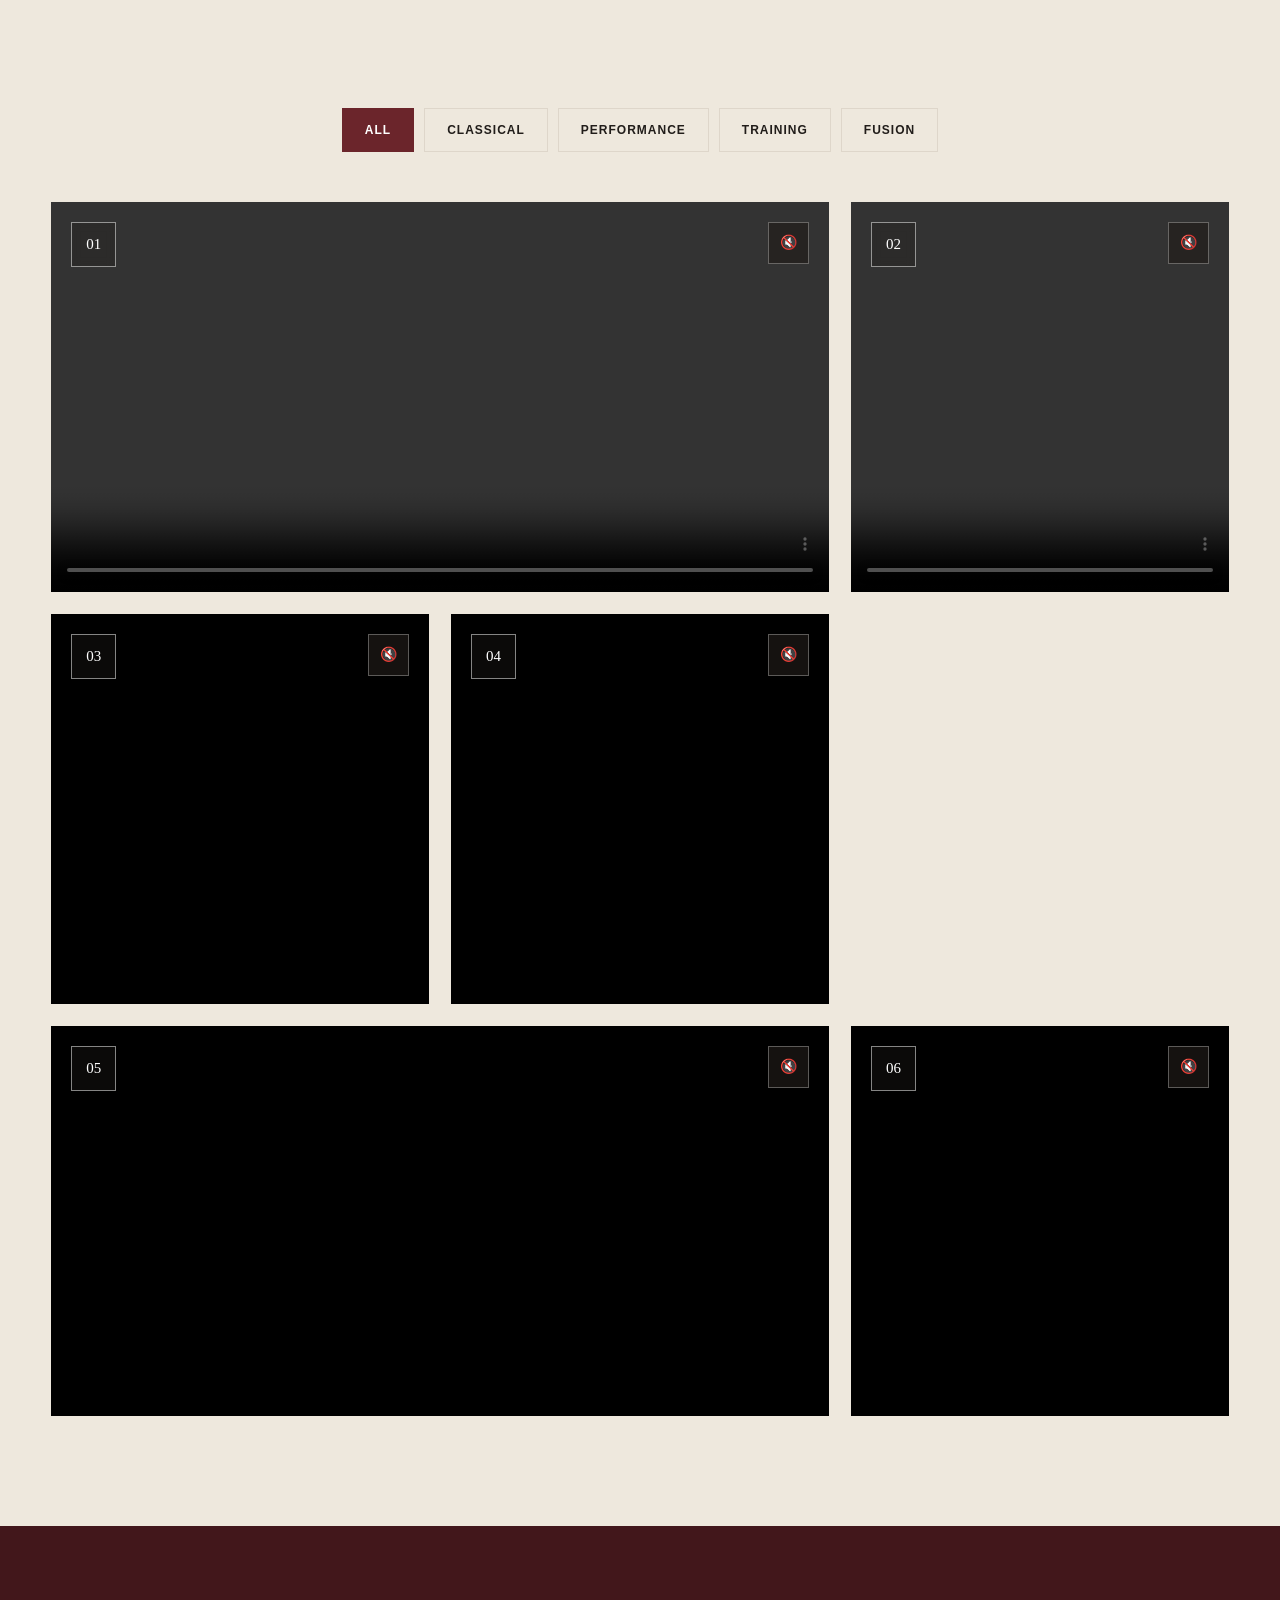
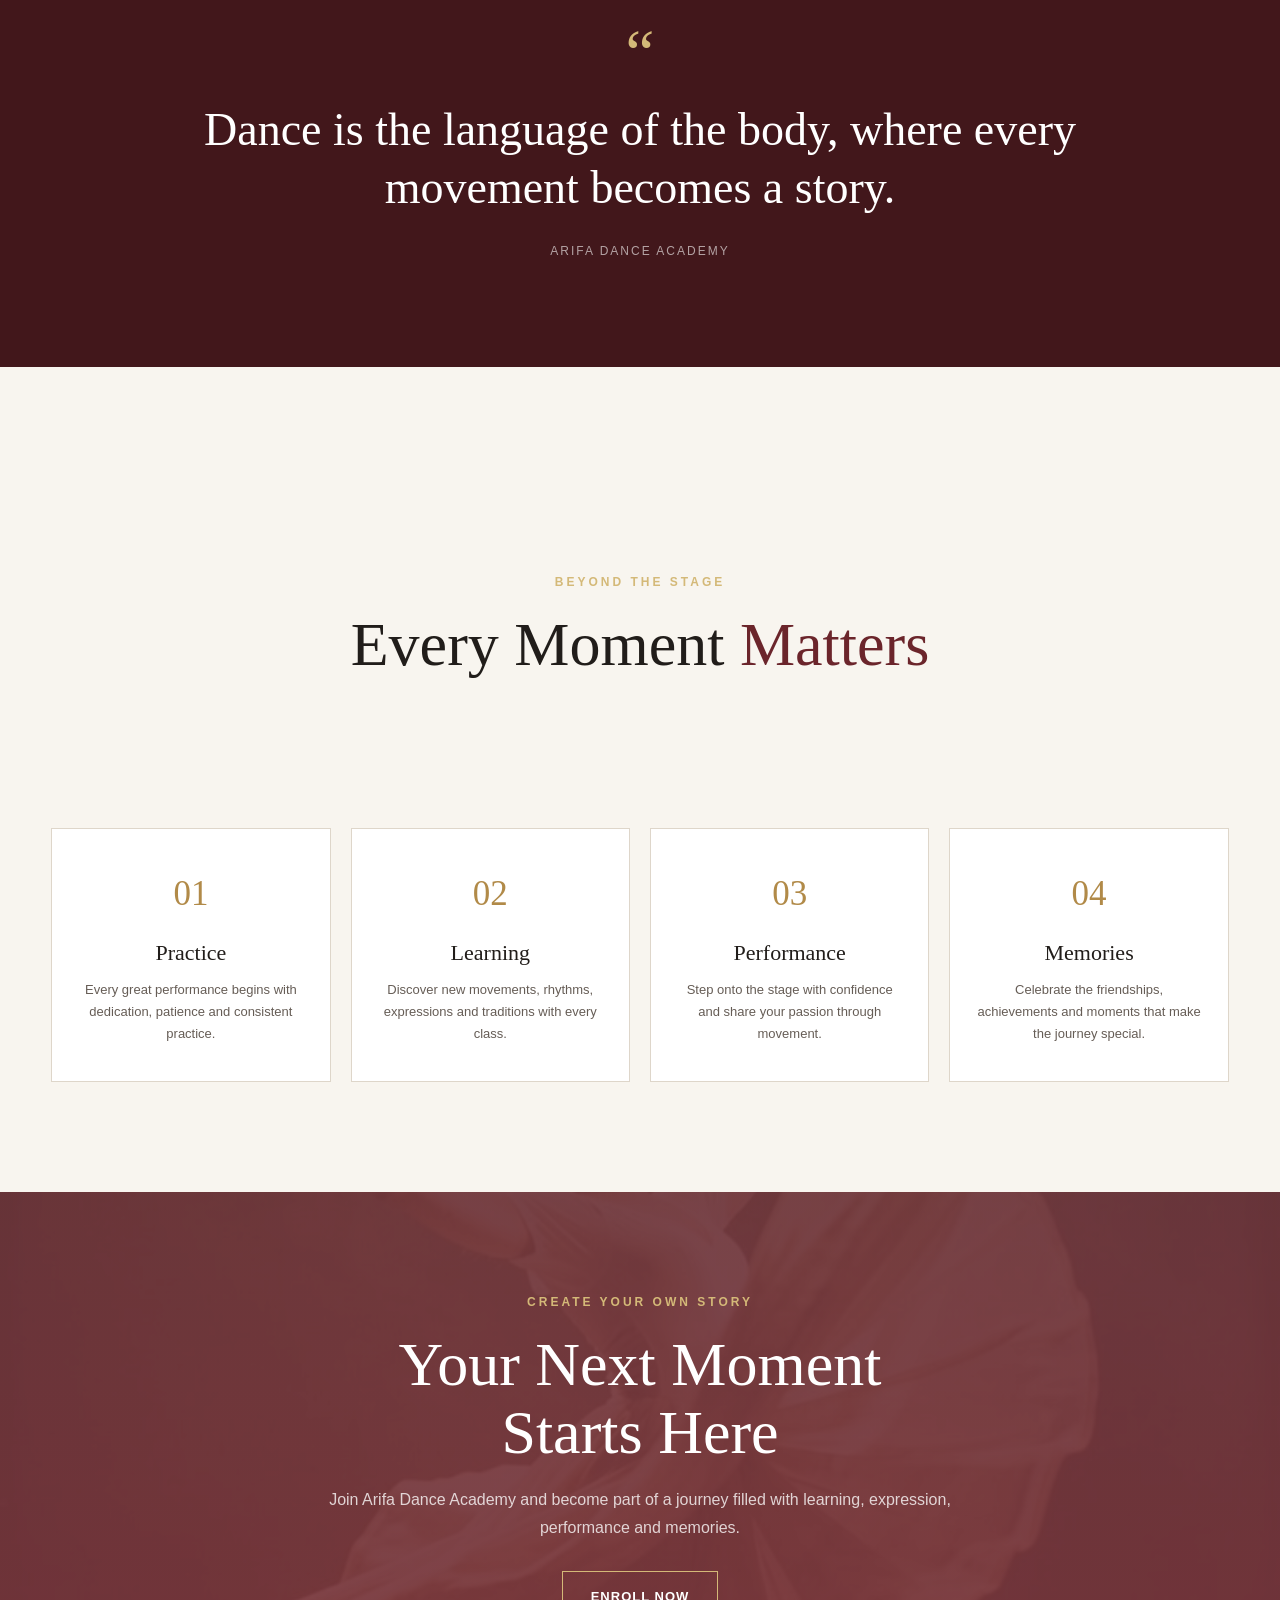
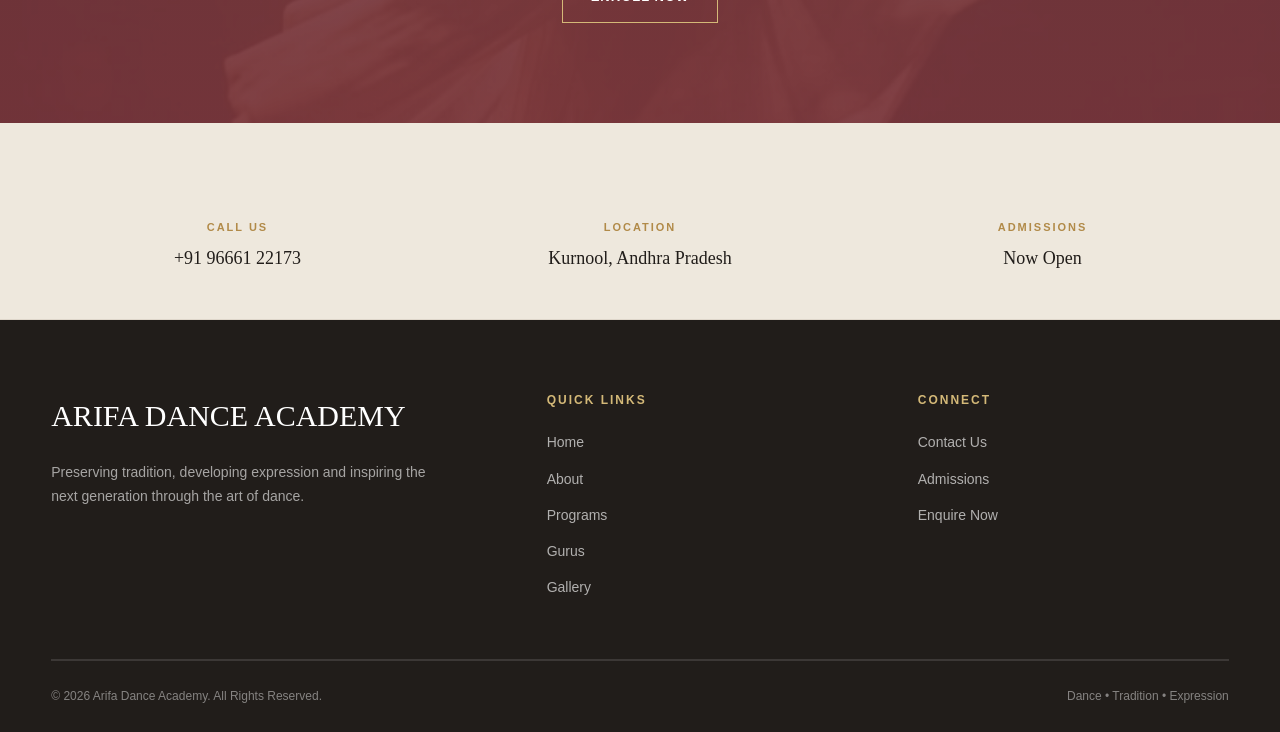
<file: gallery.html>
<!DOCTYPE html>
<html lang="en">

<head>
    <meta charset="UTF-8">
    <meta name="viewport" content="width=device-width, initial-scale=1.0">

    <title>Gallery | Arifa Dance Academy</title>

    <link rel="stylesheet" href="style.css">
    <style>
    /* =========================================================
   ARIFA DANCE ACADEMY
   GALLERY PAGE STYLE
   ========================================================= */


/* =========================================================
   ROOT
   ========================================================= */

:root{

    --cream:#f8f5ef;
    --cream-dark:#eee8dd;

    --white:#ffffff;

    --brown:#211d1a;
    --brown-light:#493d35;

    --maroon:#6b252b;
    --maroon-dark:#42171b;

    --gold:#b18a48;
    --gold-light:#d4b978;

    --border:#ded6ca;

    --max-width:1240px;
}


/* =========================================================
   RESET
   ========================================================= */

*{
    margin:0;
    padding:0;
    box-sizing:border-box;
}


html{
    scroll-behavior:smooth;
}


body{

    font-family:
        Arial,
        Helvetica,
        sans-serif;

    background:var(--cream);

    color:var(--brown);

    line-height:1.7;
}


a{
    text-decoration:none;
    color:inherit;
}


button{
    font-family:inherit;
}


.container{

    width:min(
        var(--max-width),
        92%
    );

    margin:auto;
}


.section{
    padding:110px 0;
}


/* =========================================================
   HEADER
   ========================================================= */

.header{

    position:absolute;

    top:0;
    left:0;

    width:100%;

    z-index:1000;

    border-bottom:
        1px solid rgba(255,255,255,.25);

    color:#fff;
}


.nav{

    width:min(
        var(--max-width),
        92%
    );

    margin:auto;

    min-height:88px;

    display:flex;

    align-items:center;

    justify-content:space-between;

    gap:30px;
}


.logo{

    display:flex;

    flex-direction:column;

    line-height:1.05;

    letter-spacing:2px;
}


.logo strong{

    font-family:Georgia,serif;

    font-size:27px;

    font-weight:normal;
}


.logo span{

    font-size:10px;

    letter-spacing:4px;

    margin-top:5px;

    color:var(--gold-light);
}


.nav-links{

    display:flex;

    align-items:center;

    gap:28px;

    list-style:none;
}


.nav-links a{

    position:relative;

    color:#fff;

    font-size:13px;

    font-weight:bold;

    letter-spacing:.5px;

    padding:8px 0;
}


.nav-links a::after{

    content:"";

    position:absolute;

    left:0;

    bottom:0;

    width:0;

    height:2px;

    background:var(--gold-light);

    transition:.3s;
}


.nav-links a:hover::after,
.nav-links a.active::after{

    width:100%;
}


.nav-button{

    padding:12px 20px;

    border:
        1px solid
        var(--gold-light);
}


.nav-button::after{
    display:none;
}


.menu-toggle{

    display:none;

    font-size:27px;

    cursor:pointer;
}


/* =========================================================
   HERO
   ========================================================= */

.gallery-hero{

    min-height:680px;

    position:relative;

    display:flex;

    align-items:center;

    overflow:hidden;

    background:

        linear-gradient(
            90deg,
            rgba(33,29,26,.96) 0%,
            rgba(33,29,26,.82) 45%,
            rgba(33,29,26,.35) 100%
        ),

        url("manager.jpg.jpeg")
        center bottom/
        cover
        no-repeat;
}


.hero-content{

    position:relative;

    z-index:2;

    width:min(
        850px,
        92%
    );

    margin:auto;

    padding-top:80px;

    text-align:center;

    color:#fff;
}


.eyebrow{

    color:var(--gold-light);

    font-size:12px;

    font-weight:bold;

    letter-spacing:3px;

    text-transform:uppercase;

    margin-bottom:18px;
}


.hero-content h1{

    font-family:Georgia,serif;

    font-size:
        clamp(
            48px,
            7vw,
            82px
        );

    font-weight:normal;

    line-height:1.05;

    margin-bottom:25px;
}


.hero-content h1 span{
    color:var(--gold-light);
}


.hero-content p{

    max-width:700px;

    margin:auto;

    color:
        rgba(255,255,255,.82);

    font-size:17px;
}


/* =========================================================
   INTRO
   ========================================================= */

.intro{

    max-width:850px;

    margin:auto;

    text-align:center;
}


.section-title{

    font-family:Georgia,serif;

    font-size:
        clamp(
            38px,
            5vw,
            62px
        );

    line-height:1.1;

    font-weight:normal;

    color:var(--brown);

    margin-bottom:25px;
}


.section-title span{
    color:var(--maroon);
}


.section-text{

    max-width:720px;

    margin:auto;

    color:var(--brown-light);

    font-size:16px;
}


/* =========================================================
   GALLERY SECTION
   ========================================================= */

.gallery-section{
    background:var(--cream-dark);
}


/* =========================================================
   FILTER BUTTONS
   ========================================================= */

.filters{

    margin:
        50px
        auto
        45px;

    display:flex;

    justify-content:center;

    flex-wrap:wrap;

    gap:10px;
}


.filter-btn{

    background:transparent;

    border:
        1px solid
        var(--border);

    color:var(--brown);

    padding:
        11px
        22px;

    cursor:pointer;

    font-size:12px;

    font-weight:bold;

    letter-spacing:1px;

    text-transform:uppercase;

    transition:.3s;
}


.filter-btn:hover,
.filter-btn.active{

    background:var(--maroon);

    border-color:var(--maroon);

    color:#fff;
}


/* =========================================================
   VIDEO GALLERY GRID
   ========================================================= */

.gallery-grid{

    display:grid;

    grid-template-columns:
        repeat(
            3,
            1fr
        );

    gap:22px;
}


/* =========================================================
   VIDEO CARD
   ========================================================= */

.gallery-item{

    position:relative;

    height:390px;

    overflow:hidden;

    background:var(--brown);

    cursor:pointer;
}


.gallery-item.large{

    grid-column:
        span 2;
}


/* =========================================================
   VIDEO
   ========================================================= */

.gallery-video{

    width:100%;

    height:100%;

    display:block;

    object-fit:cover;

    object-position:center;

    background:#000;

    transition:
        transform
        .7s
        ease;

    pointer-events:none;
}


/* Zoom effect */

.gallery-item:hover
.gallery-video{

    transform:scale(1.06);
}


/* =========================================================
   VIDEO OVERLAY
   ========================================================= */

.gallery-overlay{

    position:absolute;

    inset:0;

    display:flex;

    align-items:flex-end;

    padding:30px;

    background:

        linear-gradient(
            transparent 30%,
            rgba(33,29,26,.94)
        );

    opacity:0;

    transition:.4s ease;
}


.gallery-item:hover
.gallery-overlay{

    opacity:1;
}


/* =========================================================
   GALLERY INFO
   ========================================================= */

.gallery-info{

    color:#fff;

    transform:
        translateY(18px);

    transition:.4s ease;
}


.gallery-item:hover
.gallery-info{

    transform:
        translateY(0);
}


.gallery-info small{

    display:block;

    color:var(--gold-light);

    font-size:10px;

    letter-spacing:2px;

    text-transform:uppercase;

    margin-bottom:5px;
}


.gallery-info h3{

    font-family:Georgia,serif;

    font-size:27px;

    font-weight:normal;

    margin-bottom:3px;
}


.gallery-info p{

    color:
        rgba(255,255,255,.72);

    font-size:13px;
}


/* =========================================================
   VIDEO NUMBER
   ========================================================= */

.video-number{

    position:absolute;

    top:20px;

    left:20px;

    width:45px;

    height:45px;

    display:flex;

    align-items:center;

    justify-content:center;

    border:
        1px solid
        rgba(255,255,255,.5);

    color:#fff;

    background:
        rgba(33,29,26,.35);

    backdrop-filter:blur(5px);

    font-family:Georgia,serif;

    font-size:15px;

    z-index:5;
}


/* =========================================================
   MUTE BADGE
   ========================================================= */

.mute-badge{

    position:absolute;

    top:20px;

    right:20px;

    padding:
        8px
        11px;

    background:
        rgba(33,29,26,.65);

    border:
        1px solid
        rgba(255,255,255,.3);

    color:#fff;

    font-size:14px;

    z-index:5;

    backdrop-filter:blur(5px);
}


/* =========================================================
   QUOTE SECTION
   ========================================================= */

.quote-section{

    background:var(--maroon-dark);

    color:#fff;

    text-align:center;

    padding:105px 0;
}


.quote-mark{

    color:var(--gold-light);

    font-family:Georgia,serif;

    font-size:65px;

    line-height:.7;

    margin-bottom:25px;
}


.quote-section blockquote{

    max-width:900px;

    margin:auto;

    font-family:Georgia,serif;

    font-size:
        clamp(
            28px,
            4vw,
            46px
        );

    line-height:1.25;

    font-weight:normal;
}


.quote-section p{

    margin-top:25px;

    color:
        rgba(255,255,255,.6);

    font-size:12px;

    letter-spacing:2px;

    text-transform:uppercase;
}


/* =========================================================
   MOMENTS
   ========================================================= */

.moments-section{

    background:var(--cream);
}


.moments-grid{

    margin-top:55px;

    display:grid;

    grid-template-columns:
        repeat(
            4,
            1fr
        );

    gap:20px;
}


.moment-card{

    padding:
        35px
        25px;

    background:#fff;

    border:
        1px solid
        var(--border);

    text-align:center;

    transition:.3s;
}


.moment-card:hover{

    transform:
        translateY(-5px);

    border-color:
        var(--gold);
}


.moment-number{

    font-family:Georgia,serif;

    font-size:35px;

    color:var(--gold);

    margin-bottom:10px;
}


.moment-card h3{

    font-family:Georgia,serif;

    font-size:22px;

    font-weight:normal;

    margin-bottom:8px;
}


.moment-card p{

    color:#665d56;

    font-size:13px;
}


/* =========================================================
   CTA
   ========================================================= */

.cta{

    padding:100px 0;

    text-align:center;

    color:#fff;

    background:

        linear-gradient(
            rgba(110, 54, 60, 0.93),
            rgba(121, 54, 61, 0.93)
        ),

        url("dance-class.jpg")
        center/
        cover
        no-repeat;
}


.cta h2{

    font-family:Georgia,serif;

    font-size:
        clamp(
            38px,
            5vw,
            62px
        );

    font-weight:normal;

    line-height:1.1;

    margin-bottom:20px;
}


.cta p{

    max-width:650px;

    margin:
        0
        auto
        30px;

    color:
        rgba(255,255,255,.78);
}


.btn{

    display:inline-block;

    padding:
        14px
        28px;

    border:
        1px solid
        var(--gold-light);

    color:#fff;

    font-size:13px;

    font-weight:bold;

    letter-spacing:1px;

    text-transform:uppercase;

    transition:.3s;
}


.btn:hover{

    background:var(--gold);

    border-color:var(--gold);
}


/* =========================================================
   CONTACT STRIP
   ========================================================= */

.contact-strip{

    background:var(--cream-dark);

    padding:45px 0;

    border-bottom:
        1px solid
        var(--border);
}


.contact-grid{

    display:grid;

    grid-template-columns:
        repeat(
            3,
            1fr
        );

    gap:30px;
}


.contact-item{

    text-align:center;
}


.contact-item span{

    display:block;

    color:var(--gold);

    font-size:11px;

    font-weight:bold;

    letter-spacing:2px;

    text-transform:uppercase;

    margin-bottom:7px;
}


.contact-item strong{

    font-family:Georgia,serif;

    font-size:18px;

    font-weight:normal;
}


/* =========================================================
   FOOTER
   ========================================================= */

.footer{

    background:var(--brown);

    color:#fff;

    padding:
        70px
        0
        25px;
}


.footer-grid{

    display:grid;

    grid-template-columns:
        1.4fr
        1fr
        1fr;

    gap:60px;

    padding-bottom:50px;

    border-bottom:
        1px solid
        rgba(255,255,255,.12);
}


.footer-logo{

    font-family:Georgia,serif;

    font-size:30px;

    font-weight:normal;

    margin-bottom:12px;
}


.footer-brand p{

    color:
        rgba(255,255,255,.6);

    max-width:380px;

    font-size:14px;
}


.footer h4{

    color:var(--gold-light);

    font-size:12px;

    letter-spacing:2px;

    text-transform:uppercase;

    margin-bottom:18px;
}


.footer-links{

    list-style:none;
}


.footer-links li{

    margin-bottom:9px;
}


.footer-links a{

    color:
        rgba(255,255,255,.65);

    font-size:14px;

    transition:.3s;
}


.footer-links a:hover{

    color:var(--gold-light);
}


.footer-bottom{

    padding-top:25px;

    display:flex;

    justify-content:space-between;

    gap:20px;

    color:
        rgba(255,255,255,.45);

    font-size:12px;
}


/* =========================================================
   TABLET
   ========================================================= */

@media(max-width:1000px){

    .nav-links{

        gap:18px;
    }


    .gallery-grid{

        grid-template-columns:
            repeat(
                2,
                1fr
            );
    }


    .gallery-item.large{

        grid-column:
            span 2;
    }


    .moments-grid{

        grid-template-columns:
            repeat(
                2,
                1fr
            );
    }

}


/* =========================================================
   MOBILE
   ========================================================= */

@media(max-width:760px){

    .nav{

        min-height:75px;
    }


    .menu-toggle{

        display:block;
    }


    .nav-links{

        position:absolute;

        top:75px;

        left:0;

        width:100%;

        background:var(--brown);

        display:none;

        flex-direction:column;

        align-items:flex-start;

        padding:
            25px
            6%;

        gap:4px;
    }


    .nav-links.show{

        display:flex;
    }


    .nav-links a{

        width:100%;

        padding:12px 0;
    }


    .nav-button{

        width:auto !important;

        margin-top:8px;

        padding:
            11px
            18px
            !important;
    }


    .gallery-hero{

        min-height:590px;
    }


    .hero-content{

        padding-top:70px;
    }


    .section{

        padding:75px 0;
    }


    .gallery-grid{

        grid-template-columns:1fr;

        gap:18px;
    }


    .gallery-item,
    .gallery-item.large{

        grid-column:
            span 1;

        height:330px;
    }


    .moments-grid{

        grid-template-columns:1fr;
    }


    .contact-grid,
    .footer-grid{

        grid-template-columns:1fr;
    }


    .footer-grid{

        gap:40px;
    }


    .footer-bottom{

        flex-direction:column;

        text-align:center;
    }


    /* Mobile par overlay hamesha halka visible */

    .gallery-overlay{

        opacity:1;

        padding:22px;
    }


    .gallery-info{

        transform:
            translateY(0);
    }

}


/* =========================================================
   SMALL MOBILE
   ========================================================= */

@media(max-width:480px){

    .logo strong{

        font-size:23px;
    }


    .hero-content h1{

        font-size:45px;
    }


    .hero-content p{

        font-size:15px;
    }


    .filters{

        gap:7px;
    }


    .filter-btn{

        padding:
            9px
            13px;

        font-size:10px;
    }


    .gallery-item,
    .gallery-item.large{

        height:290px;
    }


    .video-number{

        width:40px;

        height:40px;

        top:15px;

        left:15px;
    }


    .mute-badge{

        top:15px;

        right:15px;
    }

}
</style>
</head>

<body>

<!-- =========================================================
     HEADER
     ========================================================= -->

<header class="header">

    <nav class="nav">

        <a href="index.html" class="logo">
            <strong>ARIFA</strong>
            <span>DANCE ACADEMY</span>
        </a>

        <div class="menu-toggle" onclick="toggleMenu()">
            ☰
        </div>

        <ul class="nav-links" id="navLinks">

            <li>
                <a href="index.html">
                    Home
                </a>
            </li>

            <li>
                <a href="about.html">
                    About
                </a>
            </li>

            <li>
                <a href="programs.html">
                    Programs
                </a>
            </li>

            <li>
                <a href="instructors.html">
                    Leaders
                </a>
            </li>

            <li>
                <a href="gallery.html" class="active">
                    Gallery
                </a>
            </li>

            <li>
                <a href="contact.html">
                    Contact
                </a>
            </li>

            <li>
                <a href="contact.html" class="nav-button">
                    Enroll Now
                </a>
            </li>

        </ul>

    </nav>

</header>


<!-- =========================================================
     HERO
     ========================================================= -->

<section class="gallery-hero">

    <div class="hero-content">

        <div class="eyebrow">
            Moments In Motion
        </div>

        <h1>
            Our <span>Gallery</span>
        </h1>

        <p>
            A collection of movement, expression, tradition and
            unforgettable moments from the Arifa Dance Academy journey.
        </p>

    </div>

</section>


<!-- =========================================================
     INTRO
     ========================================================= -->

<section class="section">

    <div class="container">

        <div class="intro">

            <div class="eyebrow">
                Dance In Every Frame
            </div>

            <h2 class="section-title">
                Moments That <span>Move Us</span>
            </h2>

            <p class="section-text">
                From the first practice to the stage performance,
                every moment becomes part of a student's journey.
                Explore our collection of dance, learning and
                performance memories.
            </p>

        </div>

    </div>

</section>


<!-- =========================================================
     VIDEO GALLERY
     ========================================================= -->

<section class="section gallery-section">

    <div class="container">

        <div class="intro">

            <div class="eyebrow">
                Explore
            </div>

            <h2 class="section-title">
                Dance <span>In Motion</span>
            </h2>

        </div>


        <!-- =====================================================
             FILTER BUTTONS
             ===================================================== -->

        <div class="filters">

            <button
                class="filter-btn active"
                data-filter="all"
                onclick="filterGallery('all', this)">
                All
            </button>

            <button
                class="filter-btn"
                data-filter="classical"
                onclick="filterGallery('classical', this)">
                Classical
            </button>

            <button
                class="filter-btn"
                data-filter="performance"
                onclick="filterGallery('performance', this)">
                Performance
            </button>

            <button
                class="filter-btn"
                data-filter="training"
                onclick="filterGallery('training', this)">
                Training
            </button>

            <button
                class="filter-btn"
                data-filter="fusion"
                onclick="filterGallery('fusion', this)">
                Fusion
            </button>

        </div>


        <!-- =====================================================
             SIX VIDEOS
             ===================================================== -->

        <div class="gallery-grid" id="galleryGrid">


            <!-- =================================================
                 VIDEO 01
                 ================================================= -->

            <div
                class="gallery-item large"
                data-category="classical">

                <video
                class="gallery-video"
                width="100%"
                height="390"
                controls
                autoplay
                muted
                playsinline
                loop>

    <source src="bhartanatyam.video.mp4.mp4" type="video/mp4">

    Your browser does not support HTML5 video.
</video>

                <div class="video-number">
                    01
                </div>


                <div class="mute-badge">
                    🔇
                </div>


                <div class="gallery-overlay">

                    <div class="gallery-info">

                        <small>
                            Classical
                        </small>

                        <h3>
                            Bharatanatyam
                        </h3>

                        <p>
                            Classical Expression
                        </p>

                    </div>

                </div>

            </div>


            <!-- =================================================
                 VIDEO 02
                 ================================================= -->

            <div
                class="gallery-item"
                data-category="classical">

                <video
                class="gallery-video"
                width="100%"
                height="390"
                controls
                autoplay
                muted
                playsinline
                loop>

    <source src="kathak-video.mp4.mp4" type="video/mp4">

    Your browser does not support HTML5 video.
</video>



                <div class="video-number">
                    02
                </div>


                <div class="mute-badge">
                    🔇
                </div>


                <div class="gallery-overlay">

                    <div class="gallery-info">

                        <small>
                            Classical
                        </small>

                        <h3>
                            Kathak
                        </h3>

                        <p>
                            Grace & Rhythm
                        </p>

                    </div>

                </div>

            </div>


            <!-- =================================================
                 VIDEO 03
                 ================================================= -->

            <div
                class="gallery-item"
                data-category="fusion">

                <video
                    class="gallery-video"
                    autoplay
                    muted
                    playsinline
                    preload="metadata">

                    <source
                        src="hiphop-video.mp4.mp4"
                        type="video/mp4">

                    Your browser does not support video.
                </video>


                <div class="video-number">
                    03
                </div>


                <div class="mute-badge">
                    🔇
                </div>


                <div class="gallery-overlay">

                    <div class="gallery-info">

                        <small>
                            Fusion
                        </small>

                        <h3>
                            Contemporary
                        </h3>

                        <p>
                            Freedom Of Movement
                        </p>

                    </div>

                </div>

            </div>


            <!-- =================================================
                 VIDEO 04
                 ================================================= -->

            <div
                class="gallery-item"
                data-category="performance">

                <video
                    class="gallery-video"
                    autoplay
                    muted
                    playsinline
                    preload="metadata">

                    <source
                        src="bollywood-video.mp4.mp4"
                        type="video/mp4">

                    Your browser does not support video.
                </video>


                <div class="video-number">
                    04
                </div>


                <div class="mute-badge">
                    🔇
                </div>


                <div class="gallery-overlay">

                    <div class="gallery-info">

                        <small>
                            Performance
                        </small>

                        <h3>
                            Bollywood
                        </h3>

                        <p>
                            Stage Energy
                        </p>

                    </div>

                </div>

            </div>

            <!-- =================================================
                 VIDEO 05
                 ================================================= -->

            <div
                class="gallery-item large"
                data-category="training">

                <video
                    class="gallery-video"
                    autoplay
                    muted
                    playsinline
                    preload="metadata">

                    <source
                        src="artofdance-video.mp4.mp4"
                        type="video/mp4">

                    Your browser does not support video.
                </video>


                <div class="video-number">
                    05
                </div>


                <div class="mute-badge">
                    🔇
                </div>


                <div class="gallery-overlay">

                    <div class="gallery-info">

                        <small>
                            Training
                        </small>

                        <h3>
                            The Art Of Practice
                        </h3>

                        <p>
                            Learning Through Movement
                        </p>

                    </div>

                </div>

            </div>


            <!-- =================================================
                 VIDEO 06
                 ================================================= -->

            <div
                class="gallery-item"
                data-category="performance">

                <video
                    class="gallery-video"
                    autoplay
                    muted
                    playsinline
                    preload="metadata">

                    <source
                        src="onthestage-video.mp4.mp4"
                        type="video/mp4">

                    Your browser does not support video.
                </video>


                <div class="video-number">
                    06
                </div>


                <div class="mute-badge">
                    🔇
                </div>


                <div class="gallery-overlay">

                    <div class="gallery-info">

                        <small>
                            Performance
                        </small>

                        <h3>
                            On The Stage
                        </h3>

                        <p>
                            Performance With Confidence
                        </p>

                    </div>

                </div>

            </div>


        </div>

    </div>

</section>


<!-- =========================================================
     QUOTE
     ========================================================= -->

<section class="quote-section">

    <div class="container">

        <div class="quote-mark">
            “
        </div>

        <blockquote>
            Dance is the language of the body,
            where every movement becomes a story.
        </blockquote>

        <p>
            Arifa Dance Academy
        </p>

    </div>

</section>


<!-- =========================================================
     MOMENTS
     ========================================================= -->

<section class="section moments-section">

    <div class="container">

        <div class="intro">

            <div class="eyebrow">
                Beyond The Stage
            </div>

            <h2 class="section-title">
                Every Moment <span>Matters</span>
            </h2>

        </div>


        <div class="moments-grid">


            <div class="moment-card">

                <div class="moment-number">
                    01
                </div>

                <h3>
                    Practice
                </h3>

                <p>
                    Every great performance begins with dedication,
                    patience and consistent practice.
                </p>

            </div>


            <div class="moment-card">

                <div class="moment-number">
                    02
                </div>

                <h3>
                    Learning
                </h3>

                <p>
                    Discover new movements, rhythms, expressions
                    and traditions with every class.
                </p>

            </div>


            <div class="moment-card">

                <div class="moment-number">
                    03
                </div>

                <h3>
                    Performance
                </h3>

                <p>
                    Step onto the stage with confidence and
                    share your passion through movement.
                </p>

            </div>


            <div class="moment-card">

                <div class="moment-number">
                    04
                </div>

                <h3>
                    Memories
                </h3>

                <p>
                    Celebrate the friendships, achievements and
                    moments that make the journey special.
                </p>

            </div>


        </div>

    </div>

</section>


<!-- =========================================================
     CTA
     ========================================================= -->

<section class="cta">

    <div class="container">

        <div class="eyebrow">
            Create Your Own Story
        </div>

        <h2>
            Your Next Moment<br>
            Starts Here
        </h2>

        <p>
            Join Arifa Dance Academy and become part of a journey
            filled with learning, expression, performance and memories.
        </p>

        <a href="contact.html" class="btn">
            Enroll Now
        </a>

    </div>

</section>


<!-- =========================================================
     CONTACT STRIP
     ========================================================= -->

<section class="contact-strip">

    <div class="container">

        <div class="contact-grid">


            <div class="contact-item">

                <span>
                    Call Us
                </span>

                <strong>
                    +91 96661 22173
                </strong>

            </div>


            <div class="contact-item">

                <span>
                    Location
                </span>

                <strong>
                    Kurnool, Andhra Pradesh
                </strong>

            </div>


            <div class="contact-item">

                <span>
                    Admissions
                </span>

                <strong>
                    Now Open
                </strong>

            </div>


        </div>

    </div>

</section>


<!-- =========================================================
     FOOTER
     ========================================================= -->

<footer class="footer">

    <div class="container">

        <div class="footer-grid">


            <div class="footer-brand">

                <div class="footer-logo">
                    ARIFA DANCE ACADEMY
                </div>

                <p>
                    Preserving tradition, developing expression and
                    inspiring the next generation through the art of dance.
                </p>

            </div>


            <div>

                <h4>
                    Quick Links
                </h4>

                <ul class="footer-links">

                    <li>
                        <a href="index.html">
                            Home
                        </a>
                    </li>

                    <li>
                        <a href="about.html">
                            About
                        </a>
                    </li>

                    <li>
                        <a href="programs.html">
                            Programs
                        </a>
                    </li>

                    <li>
                        <a href="instructors.html">
                            Gurus
                        </a>
                    </li>

                    <li>
                        <a href="gallery.html">
                            Gallery
                        </a>
                    </li>

                </ul>

            </div>


            <div>

                <h4>
                    Connect
                </h4>

                <ul class="footer-links">

                    <li>
                        <a href="contact.html">
                            Contact Us
                        </a>
                    </li>

                    <li>
                        <a href="contact.html">
                            Admissions
                        </a>
                    </li>

                    <li>
                        <a href="contact.html">
                            Enquire Now
                        </a>
                    </li>

                </ul>

            </div>


        </div>


        <div class="footer-bottom">

            <div>
                © 2026 Arifa Dance Academy. All Rights Reserved.
            </div>

            <div>
                Dance • Tradition • Expression
            </div>

        </div>

    </div>

</footer>
<script>
/* =========================================================
   ARIFA DANCE ACADEMY
   GALLERY PAGE JAVASCRIPT
   ========================================================= */

"use strict";


/* =========================================================
   MOBILE MENU
   ========================================================= */

function toggleMenu(){

    const navLinks =
        document.getElementById("navLinks");

    if(!navLinks){
        return;
    }

    navLinks.classList.toggle("show");
}


/* Close mobile menu after clicking a link */

document.addEventListener(
    "DOMContentLoaded",
    function(){

        const navLinks =
            document.getElementById("navLinks");

        if(navLinks){

            const links =
                navLinks.querySelectorAll("a");

            links.forEach(function(link){

                link.addEventListener(
                    "click",
                    function(){

                        navLinks.classList.remove(
                            "show"
                        );

                    }
                );

            });

        }

    }
);


/* =========================================================
   GALLERY FILTER
   ========================================================= */

function filterGallery(category, button){

    const items =
        document.querySelectorAll(
            ".gallery-item"
        );

    const buttons =
        document.querySelectorAll(
            ".filter-btn"
        );


    /* Remove active from all buttons */

    buttons.forEach(
        function(btn){

            btn.classList.remove(
                "active"
            );

        }
    );


    /* Add active to clicked button */

    if(button){

        button.classList.add(
            "active"
        );

    }


    /* Show / hide videos */

    items.forEach(
        function(item){

            const itemCategory =
                item.getAttribute(
                    "data-category"
                );


            if(
                category === "all" ||
                itemCategory === category
            ){

                item.style.display =
                    "block";

            }
            else{

                item.style.display =
                    "none";

            }

        }
    );


    /* Restart visible videos */

    const visibleVideos =
        document.querySelectorAll(
            ".gallery-item:not([style*='display: none']) .gallery-video"
        );


    visibleVideos.forEach(
        function(video){

            video.currentTime = 0;

            video.play().catch(
                function(error){
                    console.log(
                        "Video autoplay blocked:",
                        error
                    );
                }
            );

        }
    );

}


/* =========================================================
   VIDEO SYSTEM
   ========================================================= */

document.addEventListener(
    "DOMContentLoaded",
    function(){

        const videos =
            document.querySelectorAll(
                ".gallery-video"
            );


        videos.forEach(
            function(video){

                /* -----------------------------------------
                   FORCE MUTE
                   ----------------------------------------- */

                video.muted = true;

                video.defaultMuted = true;

                video.volume = 0;


                /* -----------------------------------------
                   START FROM BEGINNING
                   ----------------------------------------- */

                video.currentTime = 0;


                /* -----------------------------------------
                   PLAY VIDEO
                   ----------------------------------------- */

                const startVideo =
                    function(){

                        video.muted = true;

                        video.volume = 0;

                        video.play().catch(
                            function(error){

                                console.log(
                                    "Autoplay waiting:",
                                    error
                                );

                            }
                        );

                    };


                startVideo();


                /* -----------------------------------------
                   10 SECOND LOOP
                   ----------------------------------------- */

                video.addEventListener(
                    "timeupdate",
                    function(){

                        if(
                            video.currentTime >= 10
                        ){

                            video.currentTime = 0;

                            video.muted = true;

                            video.volume = 0;

                            video.play().catch(
                                function(error){

                                    console.log(
                                        "Video restart error:",
                                        error
                                    );

                                }
                            );

                        }

                    }
                );


                /* -----------------------------------------
                   IF VIDEO ENDS
                   ----------------------------------------- */

                video.addEventListener(
                    "ended",
                    function(){

                        video.currentTime = 0;

                        video.muted = true;

                        video.volume = 0;

                        video.play().catch(
                            function(error){

                                console.log(
                                    "Video replay error:",
                                    error
                                );

                            }
                        );

                    }
                );


                /* -----------------------------------------
                   ALWAYS KEEP MUTED
                   ----------------------------------------- */

                video.addEventListener(
                    "volumechange",
                    function(){

                        video.muted = true;

                        video.volume = 0;

                    }
                );


                /* -----------------------------------------
                   IF VIDEO LOADS LATE
                   ----------------------------------------- */

                video.addEventListener(
                    "loadedmetadata",
                    function(){

                        video.currentTime = 0;

                        video.muted = true;

                        video.volume = 0;

                        startVideo();

                    }
                );

            }
        );

    }
);


/* =========================================================
   SAFETY: KEEP ALL VIDEOS MUTED
   ========================================================= */

document.addEventListener(
    "visibilitychange",
    function(){

        if(
            document.visibilityState === "visible"
        ){

            const videos =
                document.querySelectorAll(
                    ".gallery-video"
                );


            videos.forEach(
                function(video){

                    video.muted = true;

                    video.volume = 0;

                }
            );

        }

    }
);


/* =========================================================
   CONSOLE MESSAGE
   ========================================================= */

console.log(
    "✓ Arifa Dance Academy Gallery loaded successfully."
);
</script>

<script src="script.js"></script>

</body>
</html>
</file>
<file: style.css>
/* =========================================================
   ARIFA DANCE ACADEMY
   MAIN STYLESHEET
   ========================================================= */

:root {
    --cream: #f8f5ef;
    --cream-dark: #eee8dd;
    --white: #ffffff;

    --brown: #211d1a;
    --brown-light: #493d35;

    --maroon: #6b252b;
    --maroon-dark: #42171b;

    --gold: #b18a48;
    --gold-light: #d4b978;

    --border: #ded6ca;

    --max-width: 1240px;
}

/* =========================================================
   RESET
   ========================================================= */

* {
    margin: 0;
    padding: 0;
    box-sizing: border-box;
}

html {
    scroll-behavior: smooth;
}

body {
    font-family: Arial, Helvetica, sans-serif;
    background: var(--cream);
    color: var(--brown);
    line-height: 1.7;
    overflow-x: hidden;
}

img {
    width: 100%;
    display: block;
}

a {
    text-decoration: none;
    color: inherit;
}

button,
input,
textarea,
select {
    font: inherit;
}

button {
    cursor: pointer;
}

/* =========================================================
   COMMON
   ========================================================= */

.container {
    width: min(92%, var(--max-width));
    margin: auto;
}

.section {
    padding: 100px 0;
}

.section-dark {
    background: var(--brown);
    color: var(--white);
}

.section-maroon {
    background: var(--maroon-dark);
    color: var(--white);
}

.eyebrow {
    display: block;
    margin-bottom: 15px;
    color: var(--gold);
    font-size: 12px;
    font-weight: 700;
    letter-spacing: 3px;
    text-transform: uppercase;
}

.section-title {
    font-family: Georgia, "Times New Roman", serif;
    font-size: clamp(36px, 5vw, 62px);
    line-height: 1.1;
    font-weight: 400;
    margin-bottom: 25px;
}

.section-text {
    max-width: 680px;
    color: var(--brown-light);
    font-size: 16px;
}

.section-dark .section-text,
.section-maroon .section-text {
    color: #ddd5ca;
}

/* =========================================================
   HEADER
   ========================================================= */

.site-header {
    position: absolute;
    top: 0;
    left: 0;
    width: 100%;
    z-index: 1000;
    padding: 25px 0;
    color: var(--white);
    transition: 0.3s ease;
}

.site-header.scrolled {
    position: fixed;
    background: rgba(33, 29, 26, 0.97);
    backdrop-filter: blur(12px);
    padding: 15px 0;
    box-shadow: 0 5px 30px rgba(0, 0, 0, 0.15);
}

.header-inner {
    width: min(92%, var(--max-width));
    margin: auto;

    display: flex;
    align-items: center;
    justify-content: space-between;
    gap: 30px;
}

.logo {
    display: flex;
    flex-direction: column;
    line-height: 1;
}

.logo-main {
    font-family: Georgia, "Times New Roman", serif;
    color: var(--gold-light);
    font-size: 24px;
    letter-spacing: 3px;
}

.logo-sub {
    margin-top: 6px;
    font-size: 10px;
    letter-spacing: 4px;
    color: var(--white);
}

.nav-menu {
    display: flex;
    align-items: center;
    gap: 28px;
    list-style: none;
}

.nav-menu a {
    position: relative;
    font-size: 13px;
    letter-spacing: 1px;
    color: var(--white);
    transition: 0.3s;
}

.nav-menu a::after {
    content: "";
    position: absolute;
    left: 0;
    bottom: -8px;
    width: 0;
    height: 1px;
    background: var(--gold-light);
    transition: 0.3s;
}

.nav-menu a:hover,
.nav-menu a.active {
    color: var(--gold-light);
}

.nav-menu a:hover::after,
.nav-menu a.active::after {
    width: 100%;
}

.nav-enroll {
    border: 1px solid var(--gold-light);
    padding: 11px 18px;
}

.nav-enroll::after {
    display: none;
}

.menu-toggle {
    display: none;
    background: transparent;
    border: none;
    color: var(--white);
    font-size: 28px;
}

/* =========================================================
   HERO
   ========================================================= */

.page-hero {
    position: relative;
    min-height: 620px;

    display: flex;
    align-items: center;

    background:
        linear-gradient(
            90deg,
            rgba(33, 29, 26, 0.92),
            rgba(33, 29, 26, 0.58),
            rgba(33, 29, 26, 0.30)
        ),
        url("../images/hero.jpg") center/cover no-repeat;
}

.hero-content {
    width: min(92%, var(--max-width));
    margin: auto;
    color: var(--white);
    padding-top: 80px;
}

.hero-content .eyebrow {
    color: var(--gold-light);
}

.hero-title {
    max-width: 850px;
    font-family: Georgia, "Times New Roman", serif;
    font-size: clamp(48px, 7vw, 88px);
    line-height: 1.02;
    font-weight: 400;
    margin-bottom: 25px;
}

.hero-text {
    max-width: 650px;
    color: #eee7de;
    font-size: 17px;
}

.hero-buttons {
    display: flex;
    flex-wrap: wrap;
    gap: 15px;
    margin-top: 35px;
}

/* =========================================================
   BUTTONS
   ========================================================= */

.btn {
    display: inline-flex;
    align-items: center;
    justify-content: center;

    min-height: 50px;
    padding: 0 25px;

    border: 1px solid transparent;

    font-size: 12px;
    font-weight: 700;
    letter-spacing: 1.5px;
    text-transform: uppercase;

    transition: 0.3s ease;
}

.btn-primary {
    background: var(--maroon);
    color: var(--white);
}

.btn-primary:hover {
    background: var(--maroon-dark);
    transform: translateY(-2px);
}

.btn-outline {
    border-color: var(--gold-light);
    color: var(--gold-light);
}

.btn-outline:hover {
    background: var(--gold-light);
    color: var(--brown);
}

/* =========================================================
   INTRO
   ========================================================= */

.intro {
    text-align: center;
    padding: 95px 0 70px;
}

.intro .section-text {
    margin: auto;
}

/* =========================================================
   TWO COLUMN
   ========================================================= */

.two-column {
    display: grid;
    grid-template-columns: 1fr 1fr;
    gap: 70px;
    align-items: center;
}

.image-box {
    position: relative;
    overflow: hidden;
}

.image-box img {
    height: 550px;
    object-fit: cover;
}

.image-box::after {
    content: "";
    position: absolute;
    inset: 18px;
    border: 1px solid rgba(212, 185, 120, 0.7);
    pointer-events: none;
}

.content-box p {
    margin-bottom: 20px;
    color: var(--brown-light);
}

/* =========================================================
   CARDS
   ========================================================= */

.cards-grid {
    display: grid;
    grid-template-columns: repeat(3, 1fr);
    gap: 25px;
    margin-top: 55px;
}

.card {
    background: var(--white);
    border: 1px solid var(--border);
    padding: 35px;
    transition: 0.35s ease;
}

.card:hover {
    transform: translateY(-7px);
    box-shadow: 0 18px 45px rgba(33, 29, 26, 0.10);
}

.card-number {
    color: var(--gold);
    font-family: Georgia, "Times New Roman", serif;
    font-size: 28px;
    margin-bottom: 20px;
}

.card h3 {
    font-family: Georgia, "Times New Roman", serif;
    font-size: 25px;
    font-weight: 400;
    margin-bottom: 15px;
}

.card p {
    color: var(--brown-light);
    font-size: 14px;
}

/* =========================================================
   PROGRAM CARDS
   ========================================================= */

.program-card {
    position: relative;
    overflow: hidden;
    min-height: 430px;
    background: var(--brown);
    color: var(--white);
}

.program-card img {
    height: 100%;
    min-height: 430px;
    object-fit: cover;
    transition: 0.6s ease;
}

.program-card:hover img {
    transform: scale(1.06);
}

.program-overlay {
    position: absolute;
    inset: 0;

    display: flex;
    flex-direction: column;
    justify-content: flex-end;

    padding: 30px;

    background:
        linear-gradient(
            to top,
            rgba(33, 29, 26, 0.95),
            rgba(33, 29, 26, 0.10)
        );
}

.program-overlay h3 {
    font-family: Georgia, "Times New Roman", serif;
    font-size: 30px;
    font-weight: 400;
}

.program-overlay p {
    margin-top: 8px;
    color: #e5ddd2;
    font-size: 14px;
}

/* =========================================================
   STATS
   ========================================================= */

.stats-grid {
    display: grid;
    grid-template-columns: repeat(3, 1fr);
    border-top: 1px solid rgba(255,255,255,0.15);
    border-bottom: 1px solid rgba(255,255,255,0.15);
}

.stat {
    padding: 45px 20px;
    text-align: center;
    border-right: 1px solid rgba(255,255,255,0.15);
}

.stat:last-child {
    border-right: none;
}

.stat strong {
    display: block;
    font-family: Georgia, "Times New Roman", serif;
    color: var(--gold-light);
    font-size: 48px;
    font-weight: 400;
}

.stat span {
    display: block;
    margin-top: 8px;
    color: #ddd5ca;
    font-size: 12px;
    letter-spacing: 2px;
    text-transform: uppercase;
}

/* =========================================================
   INSTRUCTORS
   ========================================================= */

.instructor-card {
    background: var(--white);
    border: 1px solid var(--border);
}

.instructor-card img {
    height: 360px;
    object-fit: cover;
}

.instructor-info {
    padding: 25px;
}

.instructor-info h3 {
    font-family: Georgia, "Times New Roman", serif;
    font-size: 25px;
    font-weight: 400;
}

.instructor-role {
    display: block;
    margin-top: 5px;
    color: var(--gold);
    font-size: 11px;
    font-weight: 700;
    letter-spacing: 2px;
    text-transform: uppercase;
}

.instructor-info p {
    margin-top: 15px;
    color: var(--brown-light);
    font-size: 14px;
}

/* =========================================================
   JOURNEY
   ========================================================= */

.journey-grid {
    display: grid;
    grid-template-columns: repeat(4, 1fr);
    margin-top: 55px;
}

.journey-item {
    padding: 30px;
    border-left: 1px solid var(--border);
}

.journey-item:first-child {
    border-left: none;
}

.journey-item span {
    color: var(--gold);
    font-family: Georgia, "Times New Roman", serif;
    font-size: 32px;
}

.journey-item h3 {
    margin: 15px 0 10px;
    font-family: Georgia, "Times New Roman", serif;
    font-size: 23px;
    font-weight: 400;
}

.journey-item p {
    color: var(--brown-light);
    font-size: 14px;
}

/* =========================================================
   GALLERY
   ========================================================= */

.gallery-grid {
    display: grid;
    grid-template-columns: repeat(3, 1fr);
    gap: 20px;
    margin-top: 50px;
}

.gallery-item {
    position: relative;
    overflow: hidden;
    height: 330px;
}

.gallery-item.large {
    grid-column: span 2;
}

.gallery-item img {
    width: 100%;
    height: 100%;
    object-fit: cover;
    transition: 0.5s ease;
}

.gallery-item:hover img {
    transform: scale(1.06);
}

.gallery-caption {
    position: absolute;
    left: 0;
    right: 0;
    bottom: 0;
    padding: 25px;
    color: var(--white);
    background: linear-gradient(
        to top,
        rgba(33,29,26,0.9),
        transparent
    );
}

/* =========================================================
   TESTIMONIAL
   ========================================================= */

.testimonial {
    max-width: 850px;
    margin: auto;
    text-align: center;
}

.testimonial-quote {
    font-family: Georgia, "Times New Roman", serif;
    font-size: clamp(28px, 4vw, 45px);
    line-height: 1.35;
    font-style: italic;
}

.testimonial-name {
    display: block;
    margin-top: 25px;
    color: var(--gold-light);
    font-size: 12px;
    letter-spacing: 2px;
    text-transform: uppercase;
}

/* =========================================================
   FAQ
   ========================================================= */

.faq-list {
    max-width: 900px;
    margin: 50px auto 0;
}

.faq-item {
    border-bottom: 1px solid var(--border);
}

.faq-question {
    width: 100%;
    padding: 22px 0;
    display: flex;
    justify-content: space-between;
    align-items: center;

    background: transparent;
    border: none;

    color: var(--brown);
    text-align: left;

    font-family: Georgia, "Times New Roman", serif;
    font-size: 20px;
}

.faq-icon {
    color: var(--gold);
    font-size: 24px;
    transition: 0.3s;
}

.faq-answer {
    display: none;
    padding: 0 35px 25px 0;
    color: var(--brown-light);
    font-size: 14px;
}

.faq-item.active .faq-answer {
    display: block;
}

.faq-item.active .faq-icon {
    transform: rotate(45deg);
}

/* =========================================================
   CONTACT
   ========================================================= */

.contact-grid {
    display: grid;
    grid-template-columns: repeat(3, 1fr);
    gap: 20px;
    margin-top: 50px;
}

.contact-card {
    background: var(--white);
    border: 1px solid var(--border);
    padding: 35px;
}

.contact-icon {
    color: var(--gold);
    font-size: 25px;
    margin-bottom: 15px;
}

.contact-card h3 {
    font-family: Georgia, "Times New Roman", serif;
    font-size: 23px;
    font-weight: 400;
    margin-bottom: 8px;
}

.contact-card p {
    color: var(--brown-light);
    font-size: 14px;
}

/* =========================================================
   FORM
   ========================================================= */

.form-wrapper {
    background: var(--white);
    border: 1px solid var(--border);
    padding: 45px;
}

.form-grid {
    display: grid;
    grid-template-columns: 1fr 1fr;
    gap: 22px;
}

.form-group {
    display: flex;
    flex-direction: column;
}

.form-group.full {
    grid-column: 1 / -1;
}

.form-group label {
    margin-bottom: 8px;
    color: var(--brown);
    font-size: 12px;
    font-weight: 700;
    letter-spacing: 1px;
    text-transform: uppercase;
}

.form-group input,
.form-group select,
.form-group textarea {
    width: 100%;
    padding: 14px 15px;

    background: var(--cream);
    border: 1px solid var(--border);
    outline: none;

    color: var(--brown);

    transition: 0.3s;
}

.form-group textarea {
    min-height: 150px;
    resize: vertical;
}

.form-group input:focus,
.form-group select:focus,
.form-group textarea:focus {
    border-color: var(--gold);
}

.form-message {
    display: none;
    margin-top: 20px;
    padding: 15px;
    background: #edf4ea;
    border-left: 3px solid #5d7f51;
    color: #3d5b34;
    font-size: 14px;
}

.form-message.show {
    display: block;
}

/* =========================================================
   CTA
   ========================================================= */

.cta {
    position: relative;
    padding: 100px 0;

    text-align: center;

    background:
        linear-gradient(
            rgba(66, 23, 27, 0.94),
            rgba(66, 23, 27, 0.94)
        ),
        url("../images/hero.jpg") center/cover no-repeat;

    color: var(--white);
}

.cta h2 {
    max-width: 850px;
    margin: auto;

    font-family: Georgia, "Times New Roman", serif;
    font-size: clamp(38px, 5vw, 65px);
    font-weight: 400;
    line-height: 1.1;
}

.cta p {
    max-width: 650px;
    margin: 25px auto;
    color: #e5ddd2;
}

/* =========================================================
   CONTACT STRIP
   ========================================================= */

.contact-strip {
    background: var(--gold);
    color: var(--brown);

    padding: 25px 0;
}

.contact-strip-inner {
    display: grid;
    grid-template-columns: repeat(3, 1fr);
    gap: 20px;
}

.strip-item {
    text-align: center;
}

.strip-item strong {
    display: block;
    font-family: Georgia, "Times New Roman", serif;
    font-size: 20px;
    font-weight: 400;
}

.strip-item span {
    display: block;
    margin-top: 4px;
    font-size: 11px;
    letter-spacing: 1px;
    text-transform: uppercase;
}

/* =========================================================
   FOOTER
   ========================================================= */

.footer {
    background: var(--brown);
    color: var(--white);
    padding: 70px 0 25px;
}

.footer-grid {
    display: grid;
    grid-template-columns: 1.5fr 1fr 1fr;
    gap: 60px;
    padding-bottom: 50px;
}

.footer-brand p {
    max-width: 420px;
    margin-top: 20px;
    color: #bdb5aa;
    font-size: 14px;
}

.footer h4 {
    margin-bottom: 20px;
    color: var(--gold-light);
    font-size: 12px;
    letter-spacing: 2px;
    text-transform: uppercase;
}

.footer-links {
    list-style: none;
}

.footer-links li {
    margin-bottom: 10px;
}

.footer-links a {
    color: #d2cbc2;
    font-size: 14px;
    transition: 0.3s;
}

.footer-links a:hover {
    color: var(--gold-light);
}

.footer-bottom {
    padding-top: 25px;
    border-top: 1px solid rgba(255,255,255,0.12);

    display: flex;
    justify-content: space-between;
    gap: 20px;

    color: #9d958c;
    font-size: 12px;
}

/* =========================================================
   WHATSAPP
   ========================================================= */

.whatsapp-btn {
    position: fixed;
    right: 25px;
    bottom: 25px;
    z-index: 900;

    width: 58px;
    height: 58px;

    display: flex;
    align-items: center;
    justify-content: center;

    border-radius: 50%;

    background: #25d366;
    color: var(--white);

    font-size: 25px;

    box-shadow: 0 8px 25px rgba(0,0,0,0.25);

    transition: 0.3s;
}

.whatsapp-btn:hover {
    transform: scale(1.08);
}

/* =========================================================
   REVEAL ANIMATION
   ========================================================= */

.reveal {
    opacity: 0;
    transform: translateY(30px);
    transition: opacity 0.8s ease, transform 0.8s ease;
}

.reveal.show {
    opacity: 1;
    transform: translateY(0);
}

/* =========================================================
   MOBILE
   ========================================================= */

@media (max-width: 1000px) {

    .nav-menu {
        gap: 16px;
    }

    .two-column {
        gap: 40px;
    }

    .cards-grid {
        grid-template-columns: repeat(2, 1fr);
    }

    .journey-grid {
        grid-template-columns: repeat(2, 1fr);
    }

    .journey-item:nth-child(3) {
        border-left: none;
    }

    .gallery-grid {
        grid-template-columns: repeat(2, 1fr);
    }

    .gallery-item.large {
        grid-column: span 2;
    }
}

@media (max-width: 760px) {

    .section {
        padding: 70px 0;
    }

    .site-header {
        padding: 18px 0;
    }

    .menu-toggle {
        display: block;
    }

    .nav-menu {
        position: absolute;
        top: 100%;
        left: 0;
        width: 100%;

        display: none;
        flex-direction: column;
        align-items: flex-start;
        gap: 0;

        background: var(--brown);

        padding: 15px 5%;
    }

    .nav-menu.active {
        display: flex;
    }

    .nav-menu li {
        width: 100%;
    }

    .nav-menu a {
        display: block;
        width: 100%;
        padding: 12px 0;
    }

    .nav-enroll {
        border: none;
        padding: 12px 0 !important;
    }

    .page-hero {
        min-height: 560px;
    }

    .hero-title {
        font-size: 48px;
    }

    .two-column {
        grid-template-columns: 1fr;
    }

    .image-box img {
        height: 420px;
    }

    .cards-grid {
        grid-template-columns: 1fr;
    }

    .stats-grid {
        grid-template-columns: 1fr;
    }

    .stat {
        border-right: none;
        border-bottom: 1px solid rgba(255,255,255,0.15);
    }

    .stat:last-child {
        border-bottom: none;
    }

    .journey-grid {
        grid-template-columns: 1fr;
    }

    .journey-item,
    .journey-item:nth-child(3) {
        border-left: none;
        border-bottom: 1px solid var(--border);
    }

    .journey-item:last-child {
        border-bottom: none;
    }

    .gallery-grid {
        grid-template-columns: 1fr;
    }

    .gallery-item,
    .gallery-item.large {
        grid-column: span 1;
        height: 300px;
    }

    .contact-grid {
        grid-template-columns: 1fr;
    }

    .form-wrapper {
        padding: 25px;
    }

    .form-grid {
        grid-template-columns: 1fr;
    }

    .form-group.full {
        grid-column: auto;
    }

    .contact-strip-inner {
        grid-template-columns: 1fr;
    }

    .footer-grid {
        grid-template-columns: 1fr;
        gap: 35px;
    }

    .footer-bottom {
        flex-direction: column;
    }
}

@media (max-width: 480px) {

    .hero-title {
        font-size: 40px;
    }

    .hero-buttons {
        flex-direction: column;
    }

    .btn {
        width: 100%;
    }

    .image-box img {
        height: 350px;
    }

    .form-wrapper {
        padding: 20px;
    }

    .whatsapp-btn {
        right: 18px;
        bottom: 18px;
    }
}
</file>
